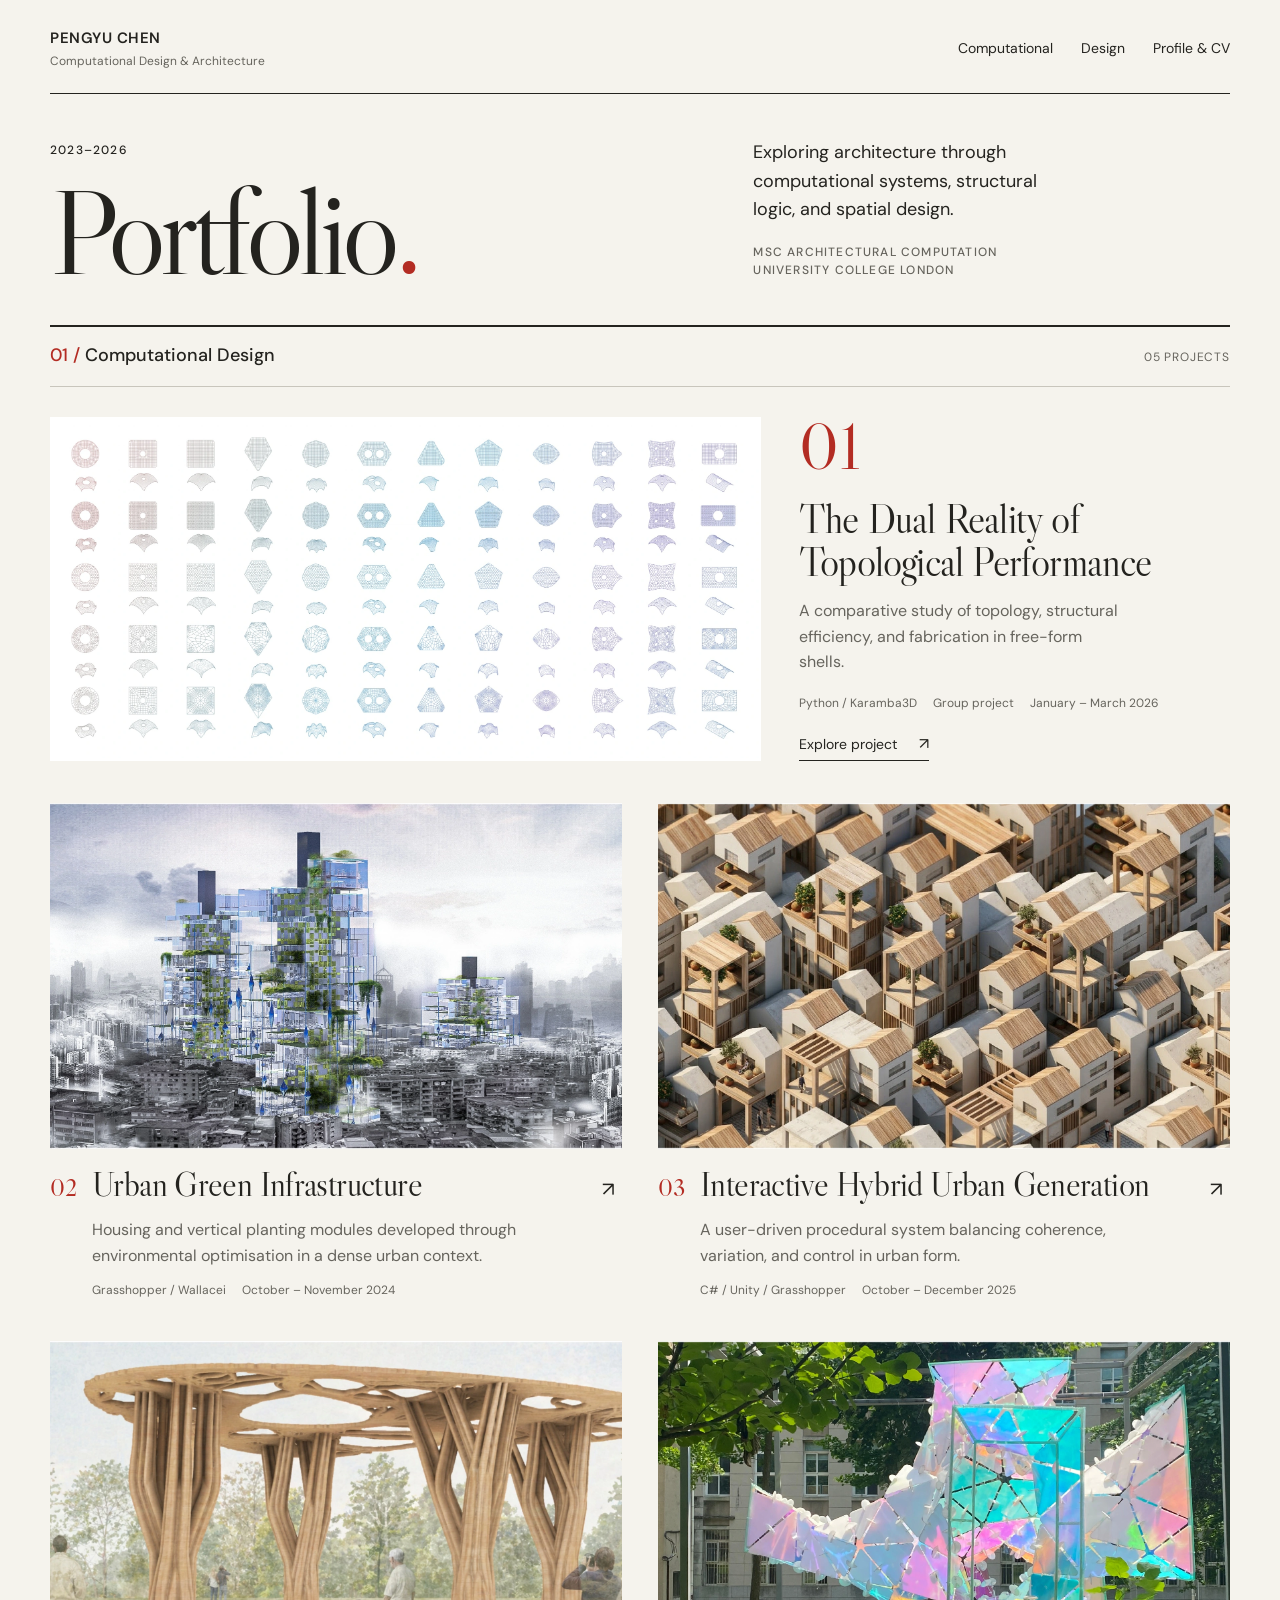
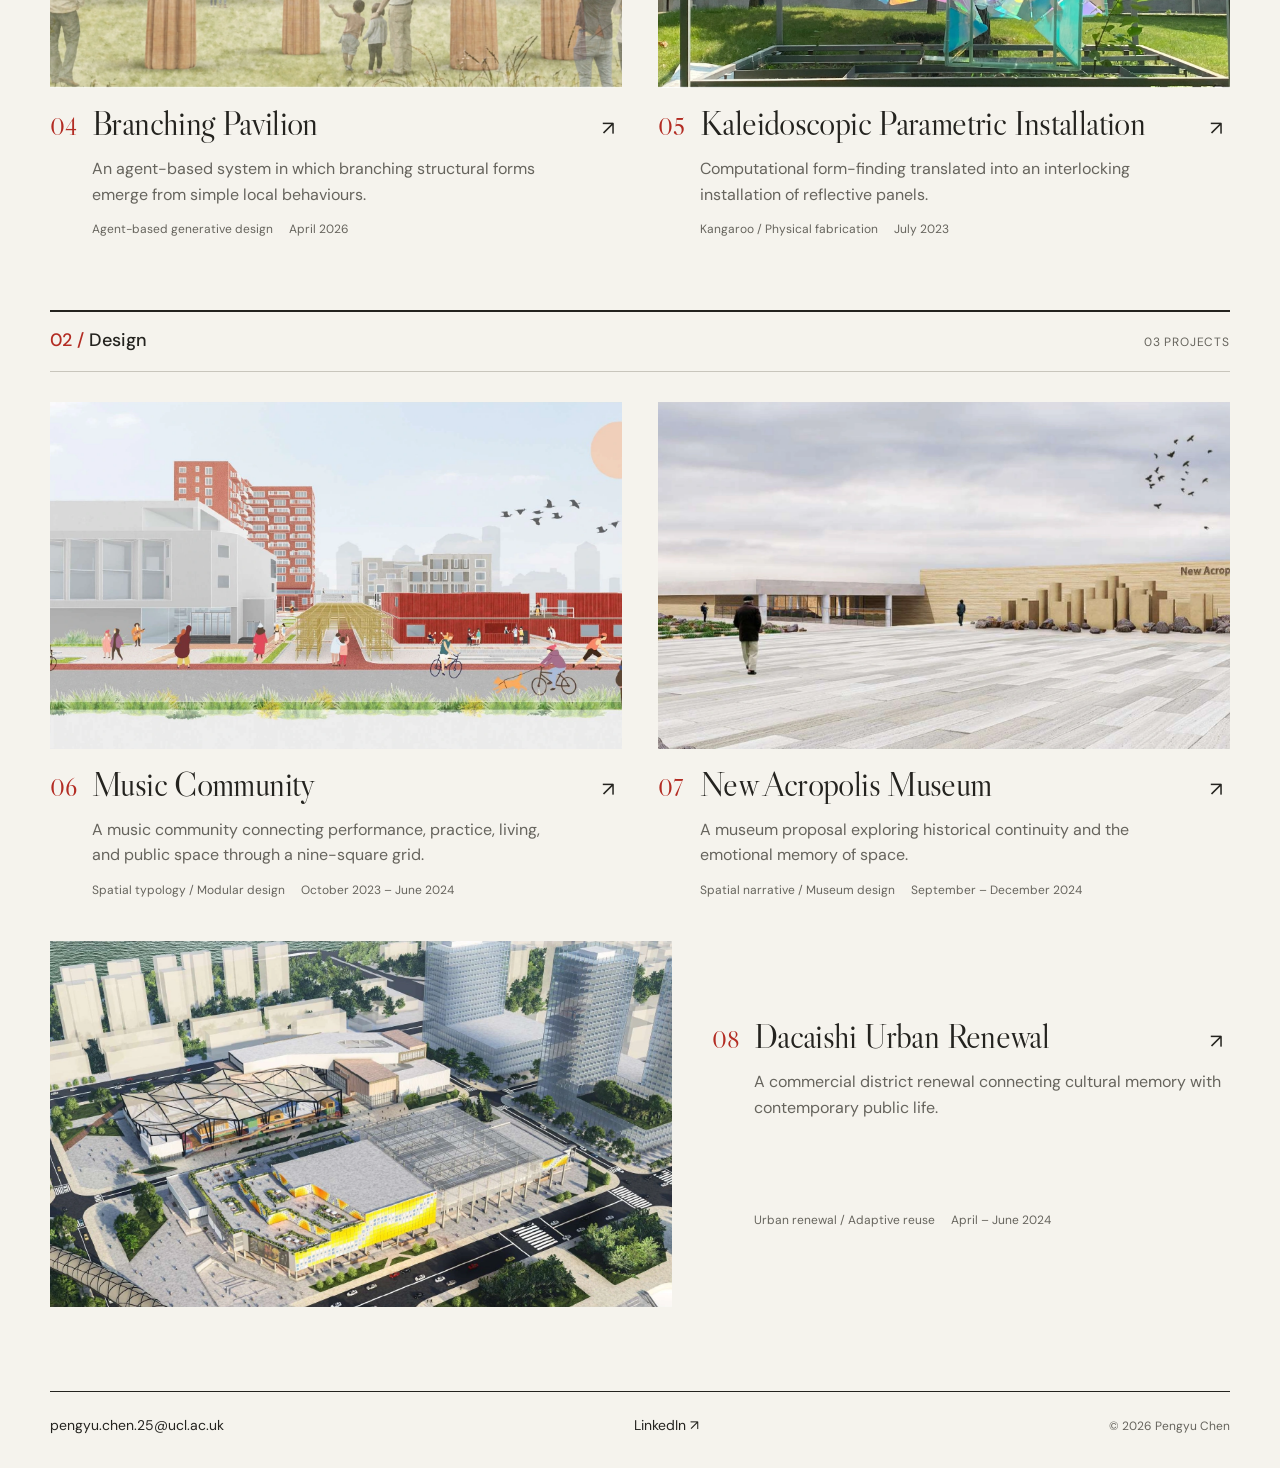
<file: index.html>
<!doctype html>
<html lang="en-GB"><head><meta charset="utf-8"><meta name="viewport" content="width=device-width, initial-scale=1"><title>Pengyu Chen — Portfolio</title><meta name="description" content="Computational design and architectural projects by Pengyu Chen. Generative systems, structural research, urban ecologies and spatial design."><meta name="theme-color" content="#f5f3ed"><link rel="icon" type="image/svg+xml" href="data:image/svg+xml,%3Csvg xmlns='http://www.w3.org/2000/svg' viewBox='0 0 32 32'%3E%3Crect width='32' height='32' fill='%23b32c23'/%3E%3Ctext x='5' y='24' font-family='Georgia,serif' font-size='25' fill='%23f5f3ed'%3EP%3C/text%3E%3C/svg%3E"><link rel="stylesheet" href="styles.css"></head>
<body><a class="skip-link" href="#main">Skip to content</a><div class="wrap"><header class="site-header"><a class="brand" href="index.html" aria-label="Pengyu Chen home"><span class="brand-name">PENGYU CHEN</span><span class="brand-role">Computational Design &amp; Architecture</span></a><nav class="nav" aria-label="Main navigation"><a href="index.html#computational">Computational</a><a href="index.html#design">Design</a><a href="profile.html">Profile &amp; CV</a></nav></header><main id="main"><div class="intro"><div><div class="kicker">2023–2026</div><h1>Portfolio<span class="red">.</span></h1></div><div class="intro-text"><p>Exploring architecture through computational systems, structural logic, and spatial design.</p><div class="kicker">MSc Architectural Computation<br>University College London</div></div></div><section class="work-section" id="computational" aria-labelledby="computational-title"><div class="section-heading"><h2 id="computational-title"><span class="red">01 /</span> Computational Design</h2><span class="count">05 PROJECTS</span></div><article class="feature"><a class="project-image project-link" href="projects/topological-performance.html" aria-label="View The Dual Reality of Topological Performance"><img class="" src="assets/topology-cover.webp" width="2174" height="1035" alt="Catalogue of twelve boundary geometries across five shell topology patterns" fetchpriority="high"></a><div class="feature-text"><span class="project-number">01</span><div class="feature-summary"><h3><a href="projects/topological-performance.html">The Dual Reality of Topological Performance</a></h3><p>A comparative study of topology, structural efficiency, and fabrication in free-form shells.</p><div class="project-meta"><span>Python / Karamba3D</span><span>Group project</span><span>January – March 2026</span></div></div><a class="text-link" href="projects/topological-performance.html">Explore project</a></div></article><div class="work-grid"><article class="work-card"><a class="project-link" href="projects/urban-green-infrastructure.html"><div class="project-image"><img class="" src="assets/green-cover.webp" width="2174" height="1035" alt="Architectural visualisation of high-rise housing with integrated vertical planting in Guangzhou" loading="lazy" decoding="async"></div><div class="card-heading"><span class="card-number">02</span><h3>Urban Green Infrastructure</h3><span class="card-arrow" aria-hidden="true">↗</span></div></a><p>Housing and vertical planting modules developed through environmental optimisation in a dense urban context.</p><div class="project-meta"><span>Grasshopper / Wallacei</span><span>October – November 2024</span></div></article><article class="work-card"><a class="project-link" href="projects/hybrid-urban-generation.html"><div class="project-image"><img class="" src="assets/urban-cover.webp" width="2174" height="1035" alt="Axonometric view of a varied urban configuration generated by a hybrid procedural system" loading="lazy" decoding="async"></div><div class="card-heading"><span class="card-number">03</span><h3>Interactive Hybrid Urban Generation</h3><span class="card-arrow" aria-hidden="true">↗</span></div></a><p>A user-driven procedural system balancing coherence, variation, and control in urban form.</p><div class="project-meta"><span>C# / Unity / Grasshopper</span><span>October – December 2025</span></div></article><article class="work-card"><a class="project-link" href="projects/branching-pavilion.html"><div class="project-image"><img class="" src="assets/branching-cover.webp" width="2174" height="1035" alt="Visualisation of a pavilion with branching columns and a porous canopy" loading="lazy" decoding="async"></div><div class="card-heading"><span class="card-number">04</span><h3>Branching Pavilion</h3><span class="card-arrow" aria-hidden="true">↗</span></div></a><p>An agent-based system in which branching structural forms emerge from simple local behaviours.</p><div class="project-meta"><span>Agent-based generative design</span><span>April 2026</span></div></article><article class="work-card"><a class="project-link" href="projects/kaleidoscopic-installation.html"><div class="project-image"><img class="" src="assets/installation-cover.webp" width="2174" height="1035" alt="Built outdoor installation assembled from iridescent reflective panels in a lightweight frame" loading="lazy" decoding="async"></div><div class="card-heading"><span class="card-number">05</span><h3>Kaleidoscopic Parametric Installation</h3><span class="card-arrow" aria-hidden="true">↗</span></div></a><p>Computational form-finding translated into an interlocking installation of reflective panels.</p><div class="project-meta"><span>Kangaroo / Physical fabrication</span><span>July 2023</span></div></article></div></section><section class="work-section" id="design" aria-labelledby="design-title"><div class="section-heading"><h2 id="design-title"><span class="red">02 /</span> Design</h2><span class="count">03 PROJECTS</span></div><div class="work-grid design-grid"><article class="work-card"><a class="project-link" href="projects/music-community.html"><div class="project-image"><img class="" src="assets/music-cover.webp" width="2286" height="1032" alt="Street-level visualisation of a music community with red modular buildings and public space" loading="lazy" decoding="async"></div><div class="card-heading"><span class="card-number">06</span><h3>Music Community</h3><span class="card-arrow" aria-hidden="true">↗</span></div></a><p>A music community connecting performance, practice, living, and public space through a nine-square grid.</p><div class="project-meta"><span>Spatial typology / Modular design</span><span>October 2023 – June 2024</span></div></article><article class="work-card"><a class="project-link" href="projects/new-acropolis-museum.html"><div class="project-image"><img class="" src="assets/acropolis-cover.webp" width="2286" height="1032" alt="Exterior visualisation of a museum proposal in the landscape of the Acropolis of Athens" loading="lazy" decoding="async"></div><div class="card-heading"><span class="card-number">07</span><h3>New Acropolis Museum</h3><span class="card-arrow" aria-hidden="true">↗</span></div></a><p>A museum proposal exploring historical continuity and the emotional memory of space.</p><div class="project-meta"><span>Spatial narrative / Museum design</span><span>September – December 2024</span></div></article><article class="work-card"><a class="project-link" href="projects/dacaishi-urban-renewal.html"><div class="project-image"><img class="" src="assets/dacaishi-cover.webp" width="2286" height="1032" alt="Aerial visualisation of a renewed commercial district with connected public spaces in Dalian" loading="lazy" decoding="async"></div><div class="card-heading"><span class="card-number">08</span><h3>Dacaishi Urban Renewal</h3><span class="card-arrow" aria-hidden="true">↗</span></div></a><p>A commercial district renewal connecting cultural memory with contemporary public life.</p><div class="project-meta"><span>Urban renewal / Adaptive reuse</span><span>April – June 2024</span></div></article></div></section></main><footer class="site-footer"><a href="mailto:pengyu.chen.25@ucl.ac.uk">pengyu.chen.25@ucl.ac.uk</a><a href="https://www.linkedin.com/in/pengyu-chen-6166453a8" target="_blank" rel="noopener noreferrer">LinkedIn ↗</a><span class="footer-note">© 2026 Pengyu Chen</span></footer></div></body></html>
</file>
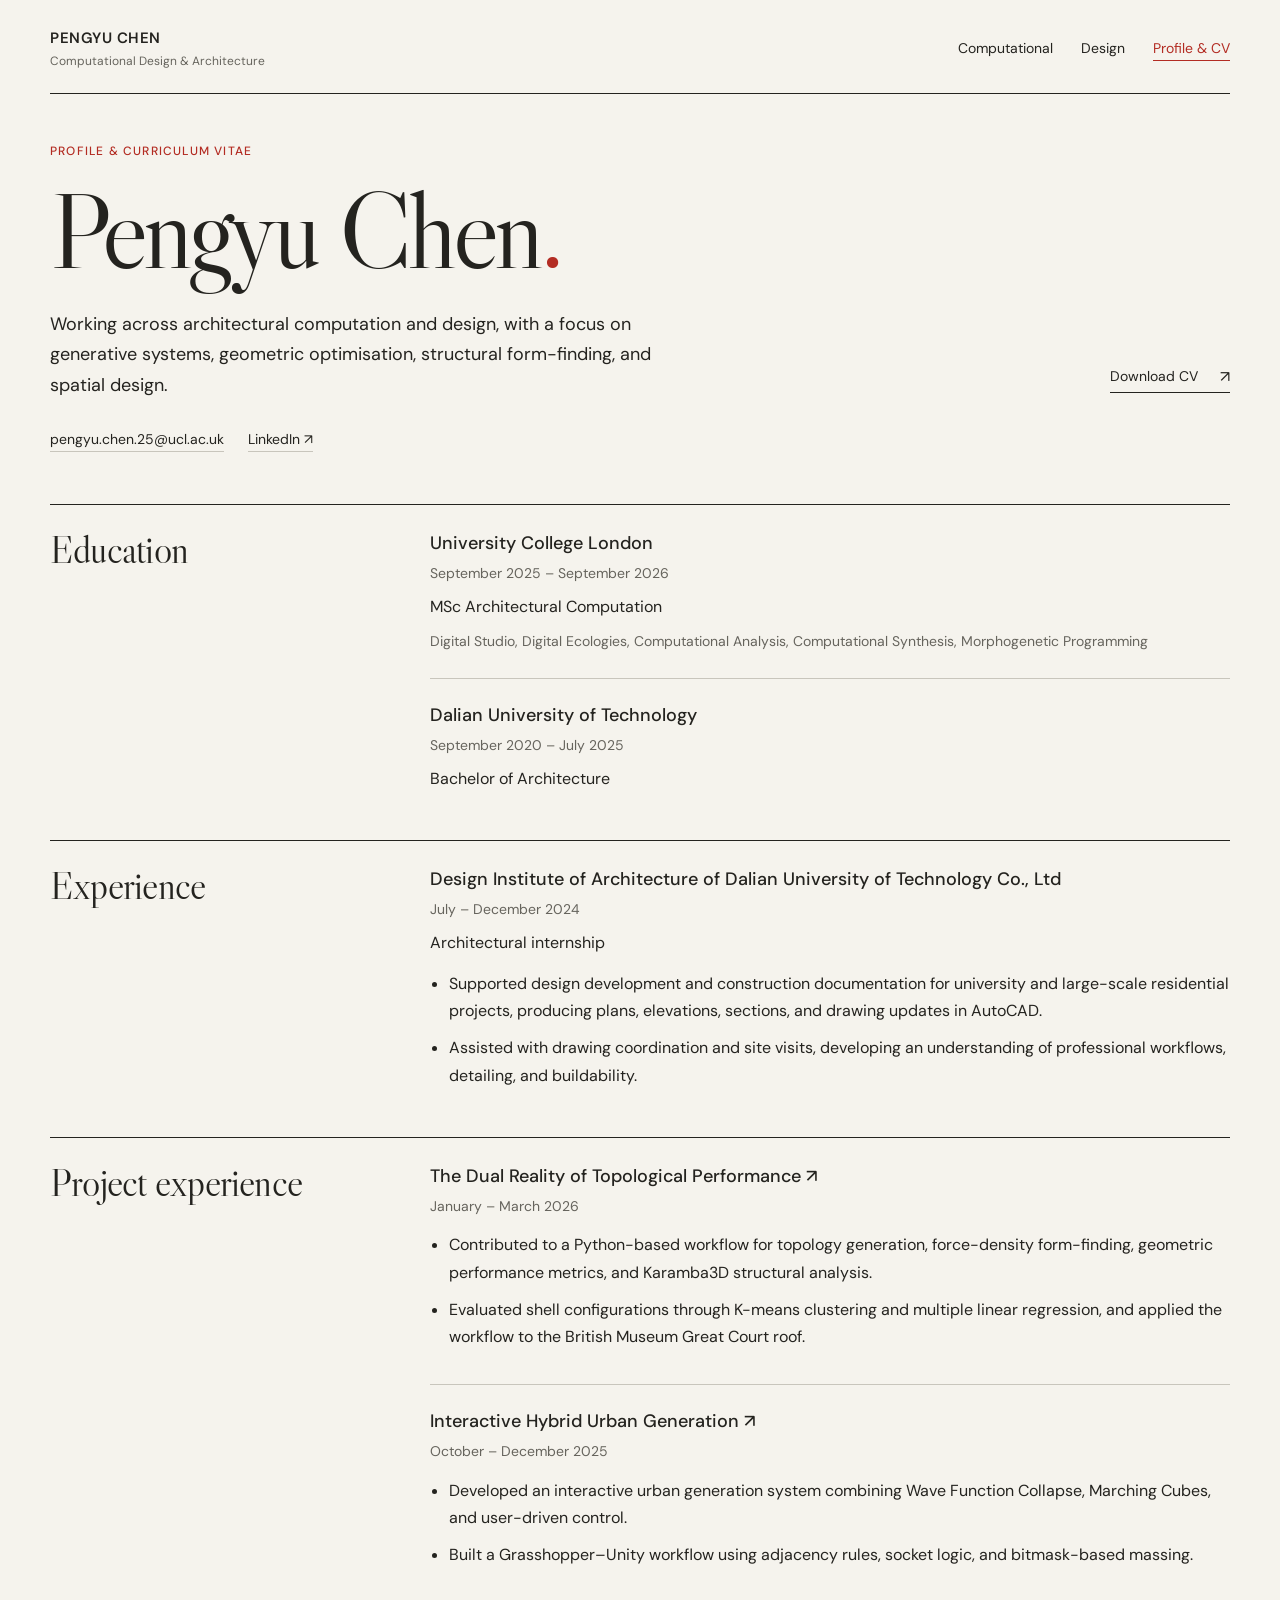
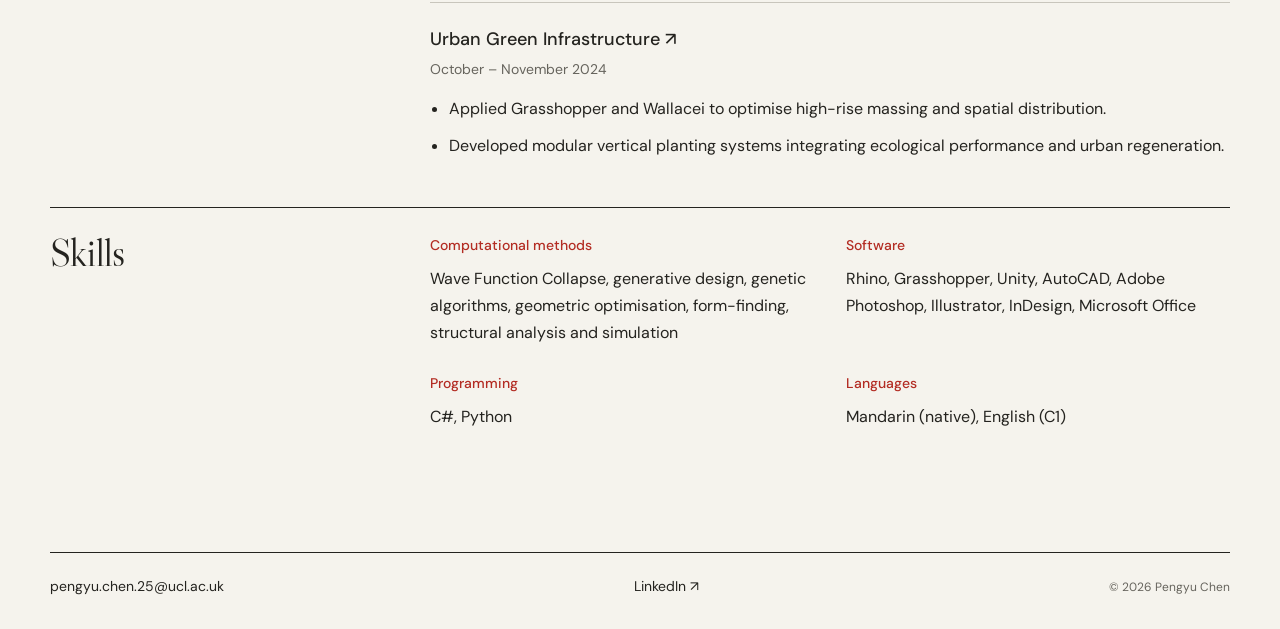
<file: profile.html>
<!doctype html>
<html lang="en-GB"><head><meta charset="utf-8"><meta name="viewport" content="width=device-width, initial-scale=1"><title>Profile &amp; CV — Pengyu Chen</title><meta name="description" content="Education, architectural experience and computational design skills of Pengyu Chen. Download the CV and connect on LinkedIn."><meta name="theme-color" content="#f5f3ed"><link rel="icon" type="image/svg+xml" href="data:image/svg+xml,%3Csvg xmlns='http://www.w3.org/2000/svg' viewBox='0 0 32 32'%3E%3Crect width='32' height='32' fill='%23b32c23'/%3E%3Ctext x='5' y='24' font-family='Georgia,serif' font-size='25' fill='%23f5f3ed'%3EP%3C/text%3E%3C/svg%3E"><link rel="stylesheet" href="styles.css"></head>
<body><a class="skip-link" href="#main">Skip to content</a><div class="wrap"><header class="site-header"><a class="brand" href="index.html" aria-label="Pengyu Chen home"><span class="brand-name">PENGYU CHEN</span><span class="brand-role">Computational Design &amp; Architecture</span></a><nav class="nav" aria-label="Main navigation"><a href="index.html#computational">Computational</a><a href="index.html#design">Design</a><a href="profile.html" aria-current="page">Profile &amp; CV</a></nav></header><main id="main"><header class="profile-intro"><div class="kicker red">Profile &amp; Curriculum Vitae</div><h1>Pengyu Chen<span class="red">.</span></h1><div class="profile-intro-bottom"><p>Working across architectural computation and design, with a focus on generative systems, geometric optimisation, structural form-finding, and spatial design.</p><a class="text-link" href="documents/pengyu-chen-cv.pdf" download>Download CV</a></div><div class="profile-contact"><a href="mailto:pengyu.chen.25@ucl.ac.uk">pengyu.chen.25@ucl.ac.uk</a><a href="https://www.linkedin.com/in/pengyu-chen-6166453a8" target="_blank" rel="noopener noreferrer">LinkedIn ↗</a></div></header>
<section class="cv-section" aria-labelledby="education-title"><h2 id="education-title">Education</h2><div class="cv-content"><article class="cv-entry"><div class="cv-entry-top"><h3>University College London</h3><span class="cv-date">September 2025 – September 2026</span></div><p class="cv-role">MSc Architectural Computation</p><p class="cv-detail">Digital Studio, Digital Ecologies, Computational Analysis, Computational Synthesis, Morphogenetic Programming</p></article><article class="cv-entry"><div class="cv-entry-top"><h3>Dalian University of Technology</h3><span class="cv-date">September 2020 – July 2025</span></div><p class="cv-role">Bachelor of Architecture</p></article></div></section>
<section class="cv-section" aria-labelledby="experience-title"><h2 id="experience-title">Experience</h2><div class="cv-content"><article class="cv-entry"><div class="cv-entry-top"><h3>Design Institute of Architecture of Dalian University of Technology Co., Ltd</h3><span class="cv-date">July – December 2024</span></div><p class="cv-role">Architectural internship</p><ul><li>Supported design development and construction documentation for university and large-scale residential projects, producing plans, elevations, sections, and drawing updates in AutoCAD.</li><li>Assisted with drawing coordination and site visits, developing an understanding of professional workflows, detailing, and buildability.</li></ul></article></div></section>
<section class="cv-section" aria-labelledby="project-experience-title"><h2 id="project-experience-title">Project experience</h2><div class="cv-content"><article class="cv-entry"><div class="cv-entry-top"><h3><a href="projects/topological-performance.html">The Dual Reality of Topological Performance ↗</a></h3><span class="cv-date">January – March 2026</span></div><ul><li>Contributed to a Python-based workflow for topology generation, force-density form-finding, geometric performance metrics, and Karamba3D structural analysis.</li><li>Evaluated shell configurations through K-means clustering and multiple linear regression, and applied the workflow to the British Museum Great Court roof.</li></ul></article><article class="cv-entry"><div class="cv-entry-top"><h3><a href="projects/hybrid-urban-generation.html">Interactive Hybrid Urban Generation ↗</a></h3><span class="cv-date">October – December 2025</span></div><ul><li>Developed an interactive urban generation system combining Wave Function Collapse, Marching Cubes, and user-driven control.</li><li>Built a Grasshopper–Unity workflow using adjacency rules, socket logic, and bitmask-based massing.</li></ul></article><article class="cv-entry"><div class="cv-entry-top"><h3><a href="projects/urban-green-infrastructure.html">Urban Green Infrastructure ↗</a></h3><span class="cv-date">October – November 2024</span></div><ul><li>Applied Grasshopper and Wallacei to optimise high-rise massing and spatial distribution.</li><li>Developed modular vertical planting systems integrating ecological performance and urban regeneration.</li></ul></article></div></section>
<section class="cv-section" aria-labelledby="skills-title"><h2 id="skills-title">Skills</h2><div class="cv-content skills-content"><div><h3>Computational methods</h3><p>Wave Function Collapse, generative design, genetic algorithms, geometric optimisation, form-finding, structural analysis and simulation</p></div><div><h3>Software</h3><p>Rhino, Grasshopper, Unity, AutoCAD, Adobe Photoshop, Illustrator, InDesign, Microsoft Office</p></div><div><h3>Programming</h3><p>C#, Python</p></div><div><h3>Languages</h3><p>Mandarin (native), English (C1)</p></div></div></section></main><footer class="site-footer"><a href="mailto:pengyu.chen.25@ucl.ac.uk">pengyu.chen.25@ucl.ac.uk</a><a href="https://www.linkedin.com/in/pengyu-chen-6166453a8" target="_blank" rel="noopener noreferrer">LinkedIn ↗</a><span class="footer-note">© 2026 Pengyu Chen</span></footer></div></body></html>
</file>
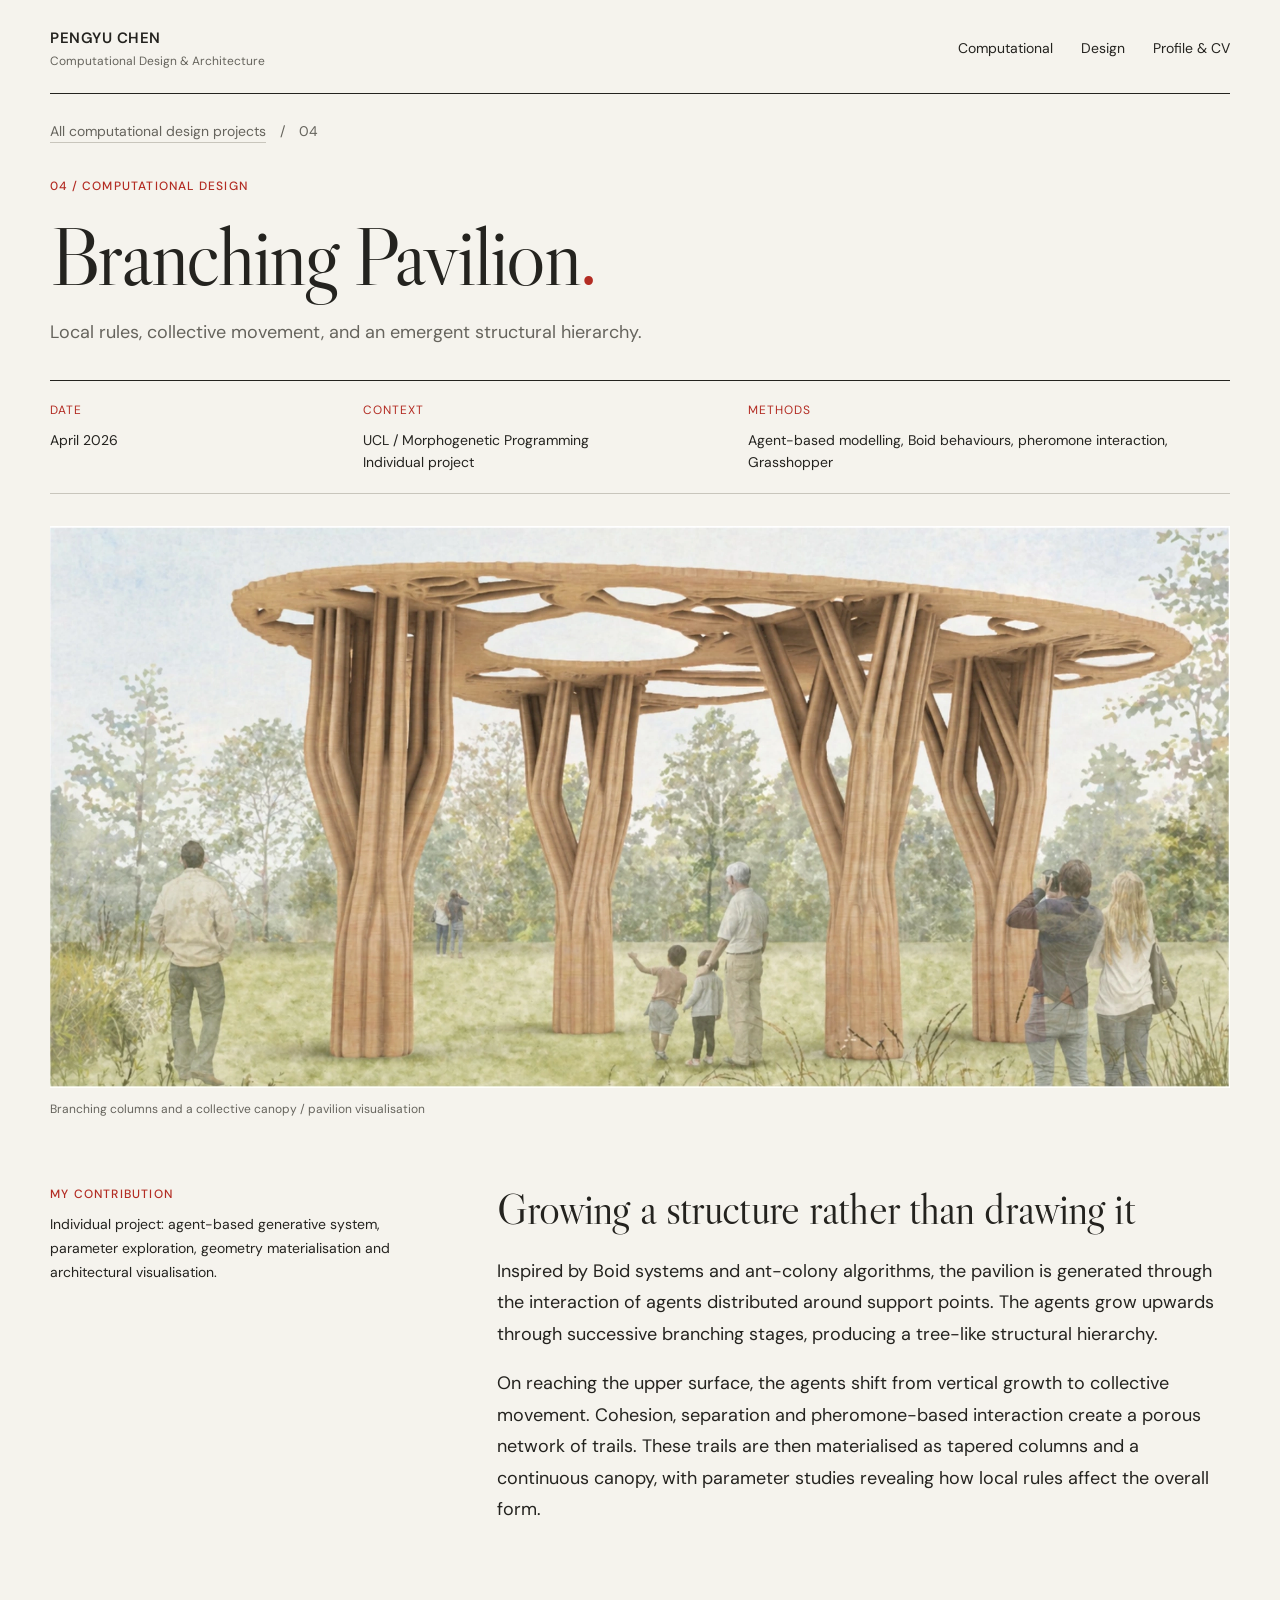
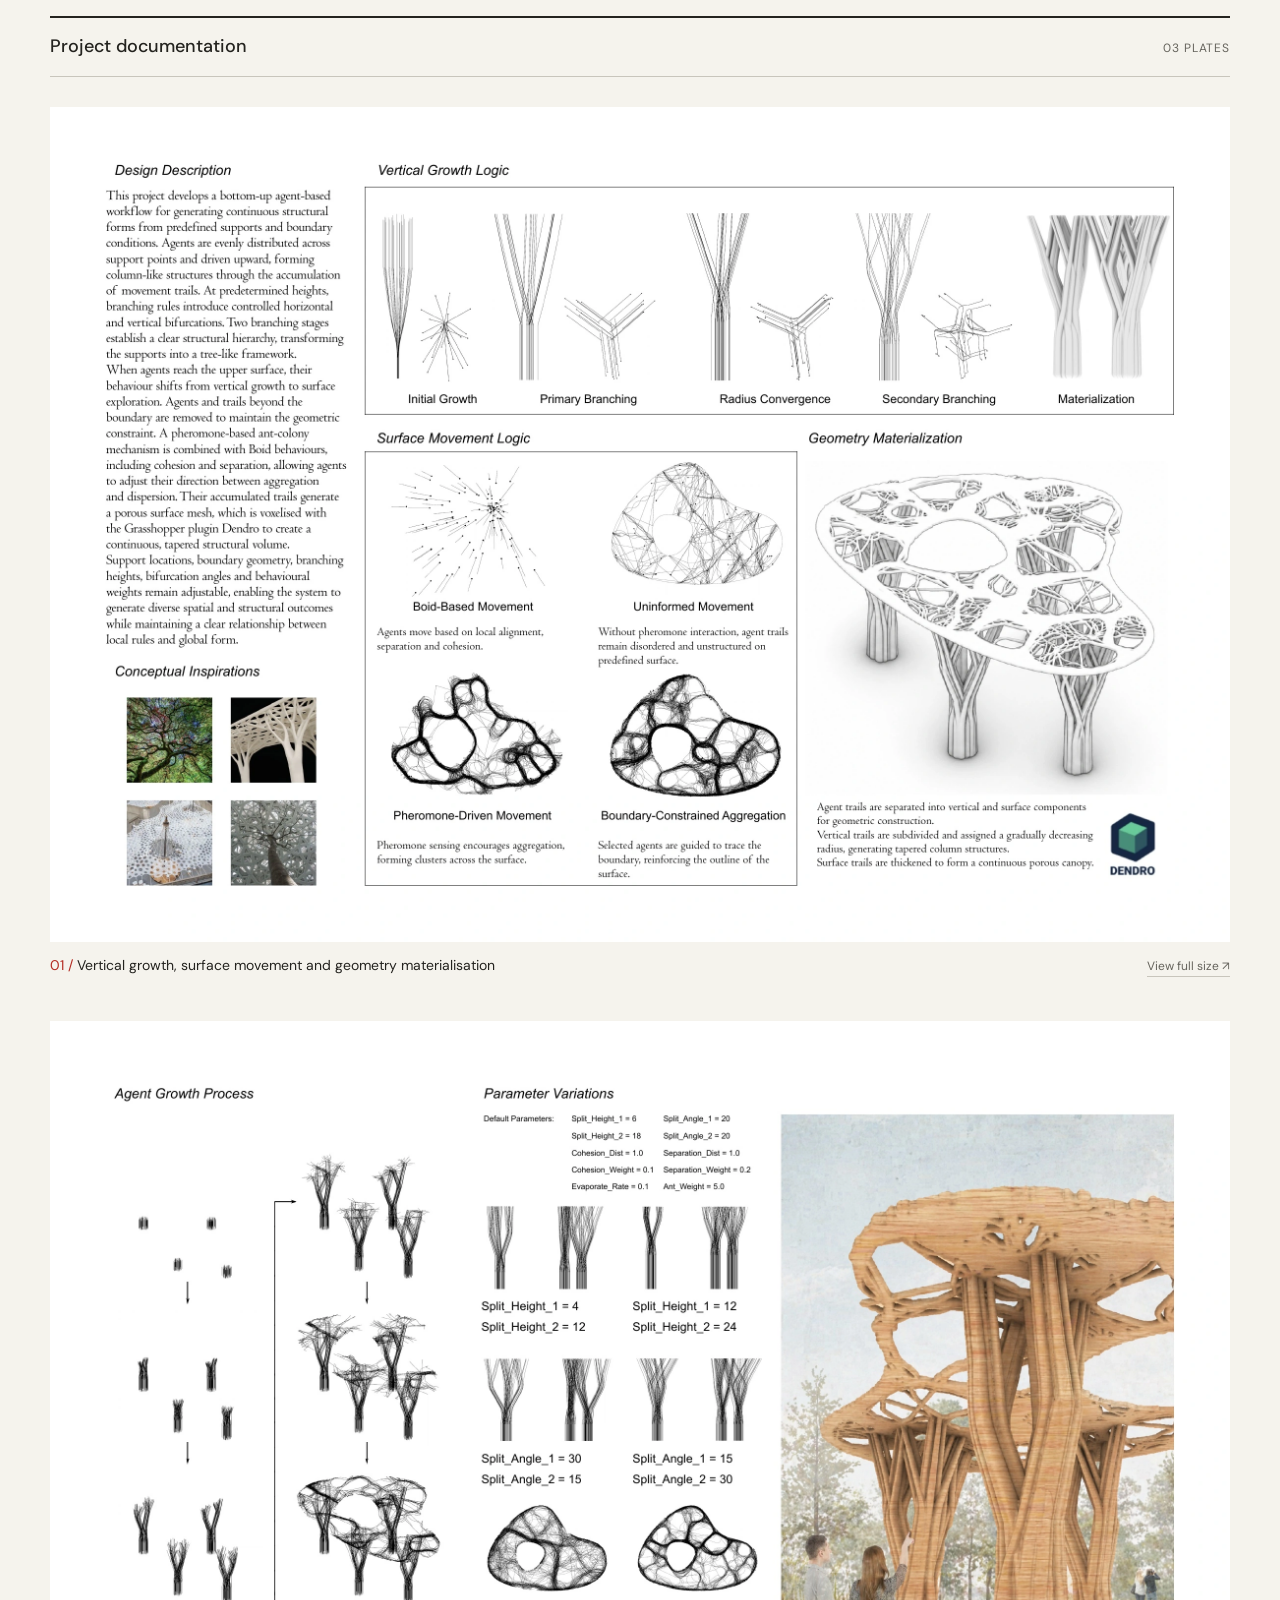
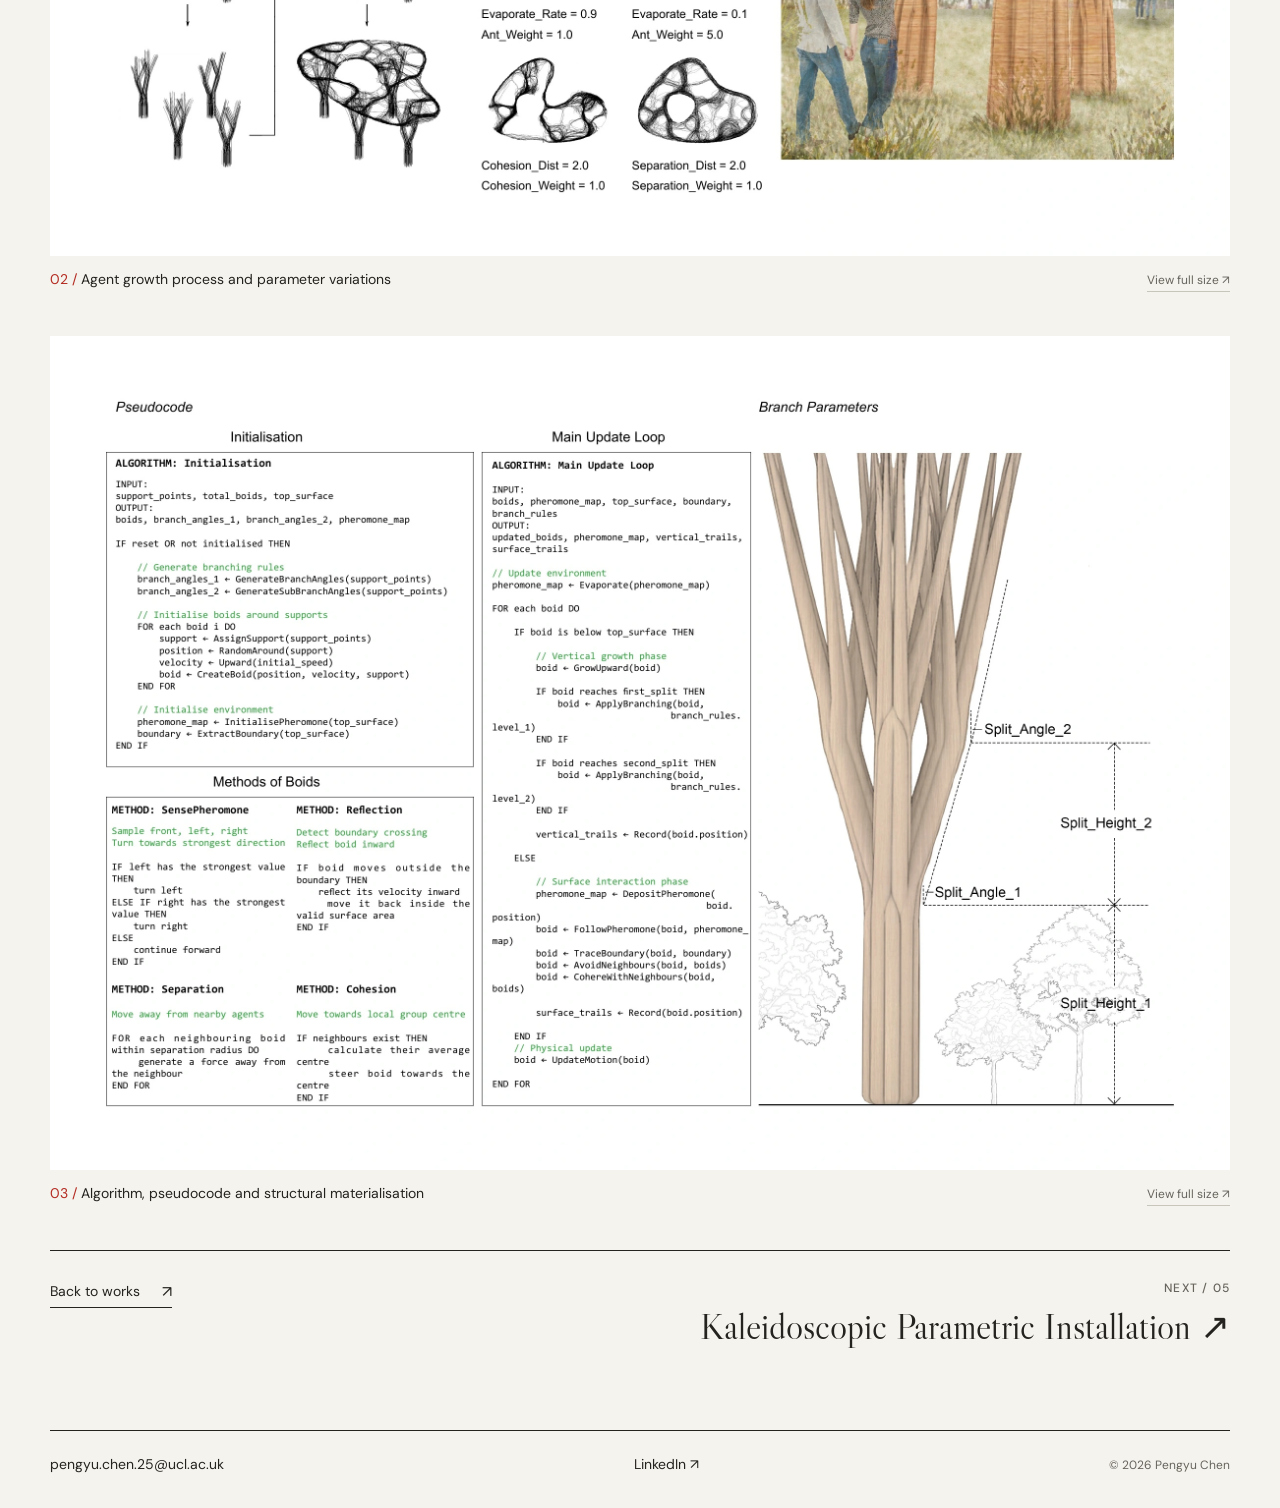
<file: projects/branching-pavilion.html>
<!doctype html>
<html lang="en-GB"><head><meta charset="utf-8"><meta name="viewport" content="width=device-width, initial-scale=1"><title>Branching Pavilion — Pengyu Chen</title><meta name="description" content="An agent-based system in which branching structural forms emerge from simple local behaviours."><meta name="theme-color" content="#f5f3ed"><link rel="icon" type="image/svg+xml" href="data:image/svg+xml,%3Csvg xmlns='http://www.w3.org/2000/svg' viewBox='0 0 32 32'%3E%3Crect width='32' height='32' fill='%23b32c23'/%3E%3Ctext x='5' y='24' font-family='Georgia,serif' font-size='25' fill='%23f5f3ed'%3EP%3C/text%3E%3C/svg%3E"><link rel="stylesheet" href="../styles.css"><script src="../gallery.js" defer></script></head>
<body><a class="skip-link" href="#main">Skip to content</a><div class="wrap"><header class="site-header"><a class="brand" href="../index.html" aria-label="Pengyu Chen home"><span class="brand-name">PENGYU CHEN</span><span class="brand-role">Computational Design &amp; Architecture</span></a><nav class="nav" aria-label="Main navigation"><a href="../index.html#computational">Computational</a><a href="../index.html#design">Design</a><a href="../profile.html">Profile &amp; CV</a></nav></header><main id="main"><div class="breadcrumbs"><a href="../index.html#computational">All computational design projects</a><span aria-hidden="true">/</span><span>04</span></div><header class="project-heading"><div class="kicker red">04 / Computational Design</div><h1>Branching Pavilion<span class="red">.</span></h1><p class="project-subtitle">Local rules, collective movement, and an emergent structural hierarchy.</p></header><dl class="project-facts"><div><dt>Date</dt><dd>April 2026</dd></div><div><dt>Context</dt><dd>UCL / Morphogenetic Programming<br>Individual project</dd></div><div><dt>Methods</dt><dd>Agent-based modelling, Boid behaviours, pheromone interaction, Grasshopper</dd></div></dl><figure class="project-cover"><img class="" src="../assets/branching-cover.webp" width="2174" height="1035" alt="Visualisation of a pavilion with branching columns and a porous canopy" fetchpriority="high"><figcaption>Branching columns and a collective canopy / pavilion visualisation</figcaption></figure><div class="project-story"><aside class="project-credits"><div class="credit"><h2 class="kicker">My contribution</h2><p>Individual project: agent-based generative system, parameter exploration, geometry materialisation and architectural visualisation.</p></div></aside><section class="project-overview"><h2>Growing a structure rather than drawing it</h2><p>Inspired by Boid systems and ant-colony algorithms, the pavilion is generated through the interaction of agents distributed around support points. The agents grow upwards through successive branching stages, producing a tree-like structural hierarchy.</p><p>On reaching the upper surface, the agents shift from vertical growth to collective movement. Cohesion, separation and pheromone-based interaction create a porous network of trails. These trails are then materialised as tapered columns and a continuous canopy, with parameter studies revealing how local rules affect the overall form.</p></section></div><section class="project-documentation" aria-labelledby="documentation-title"><div class="section-heading"><h2 id="documentation-title">Project documentation</h2><span class="count">03 PLATES</span></div><figure class="project-plate"><a class="plate-image" href="../assets/computational-19.webp" data-view-image data-caption="Vertical growth, surface movement and geometry materialisation" aria-label="Enlarge: Vertical growth, surface movement and geometry materialisation"><img class="" src="../assets/computational-19.webp" width="2400" height="1698" alt="Vertical growth, surface movement and geometry materialisation" loading="lazy" decoding="async"></a><figcaption><span><span class="red">01 /</span> Vertical growth, surface movement and geometry materialisation</span><a href="../assets/computational-19.webp" data-view-image data-caption="Vertical growth, surface movement and geometry materialisation">View full size ↗</a></figcaption></figure><figure class="project-plate"><a class="plate-image" href="../assets/computational-20.webp" data-view-image data-caption="Agent growth process and parameter variations" aria-label="Enlarge: Agent growth process and parameter variations"><img class="" src="../assets/computational-20.webp" width="2400" height="1698" alt="Agent growth process and parameter variations" loading="lazy" decoding="async"></a><figcaption><span><span class="red">02 /</span> Agent growth process and parameter variations</span><a href="../assets/computational-20.webp" data-view-image data-caption="Agent growth process and parameter variations">View full size ↗</a></figcaption></figure><figure class="project-plate"><a class="plate-image" href="../assets/computational-21.webp" data-view-image data-caption="Algorithm, pseudocode and structural materialisation" aria-label="Enlarge: Algorithm, pseudocode and structural materialisation"><img class="" src="../assets/computational-21.webp" width="2400" height="1698" alt="Algorithm, pseudocode and structural materialisation" loading="lazy" decoding="async"></a><figcaption><span><span class="red">03 /</span> Algorithm, pseudocode and structural materialisation</span><a href="../assets/computational-21.webp" data-view-image data-caption="Algorithm, pseudocode and structural materialisation">View full size ↗</a></figcaption></figure></section><nav class="project-end-nav" aria-label="Project navigation"><a class="text-link" href="../index.html#computational">Back to works</a><a class="next-project" href="kaleidoscopic-installation.html"><span class="kicker">Next / 05</span><span class="next-title">Kaleidoscopic Parametric Installation <span aria-hidden="true">↗</span></span></a></nav><dialog class="image-viewer" aria-labelledby="viewer-caption"><div class="viewer-bar"><span id="viewer-caption"></span><div class="viewer-actions"><a id="viewer-original" target="_blank" rel="noopener">Full resolution ↗</a><button type="button" class="viewer-close">Close ×</button></div></div><div class="viewer-body"><img id="viewer-image" alt=""></div></dialog></main><footer class="site-footer"><a href="mailto:pengyu.chen.25@ucl.ac.uk">pengyu.chen.25@ucl.ac.uk</a><a href="https://www.linkedin.com/in/pengyu-chen-6166453a8" target="_blank" rel="noopener noreferrer">LinkedIn ↗</a><span class="footer-note">© 2026 Pengyu Chen</span></footer></div></body></html>
</file>
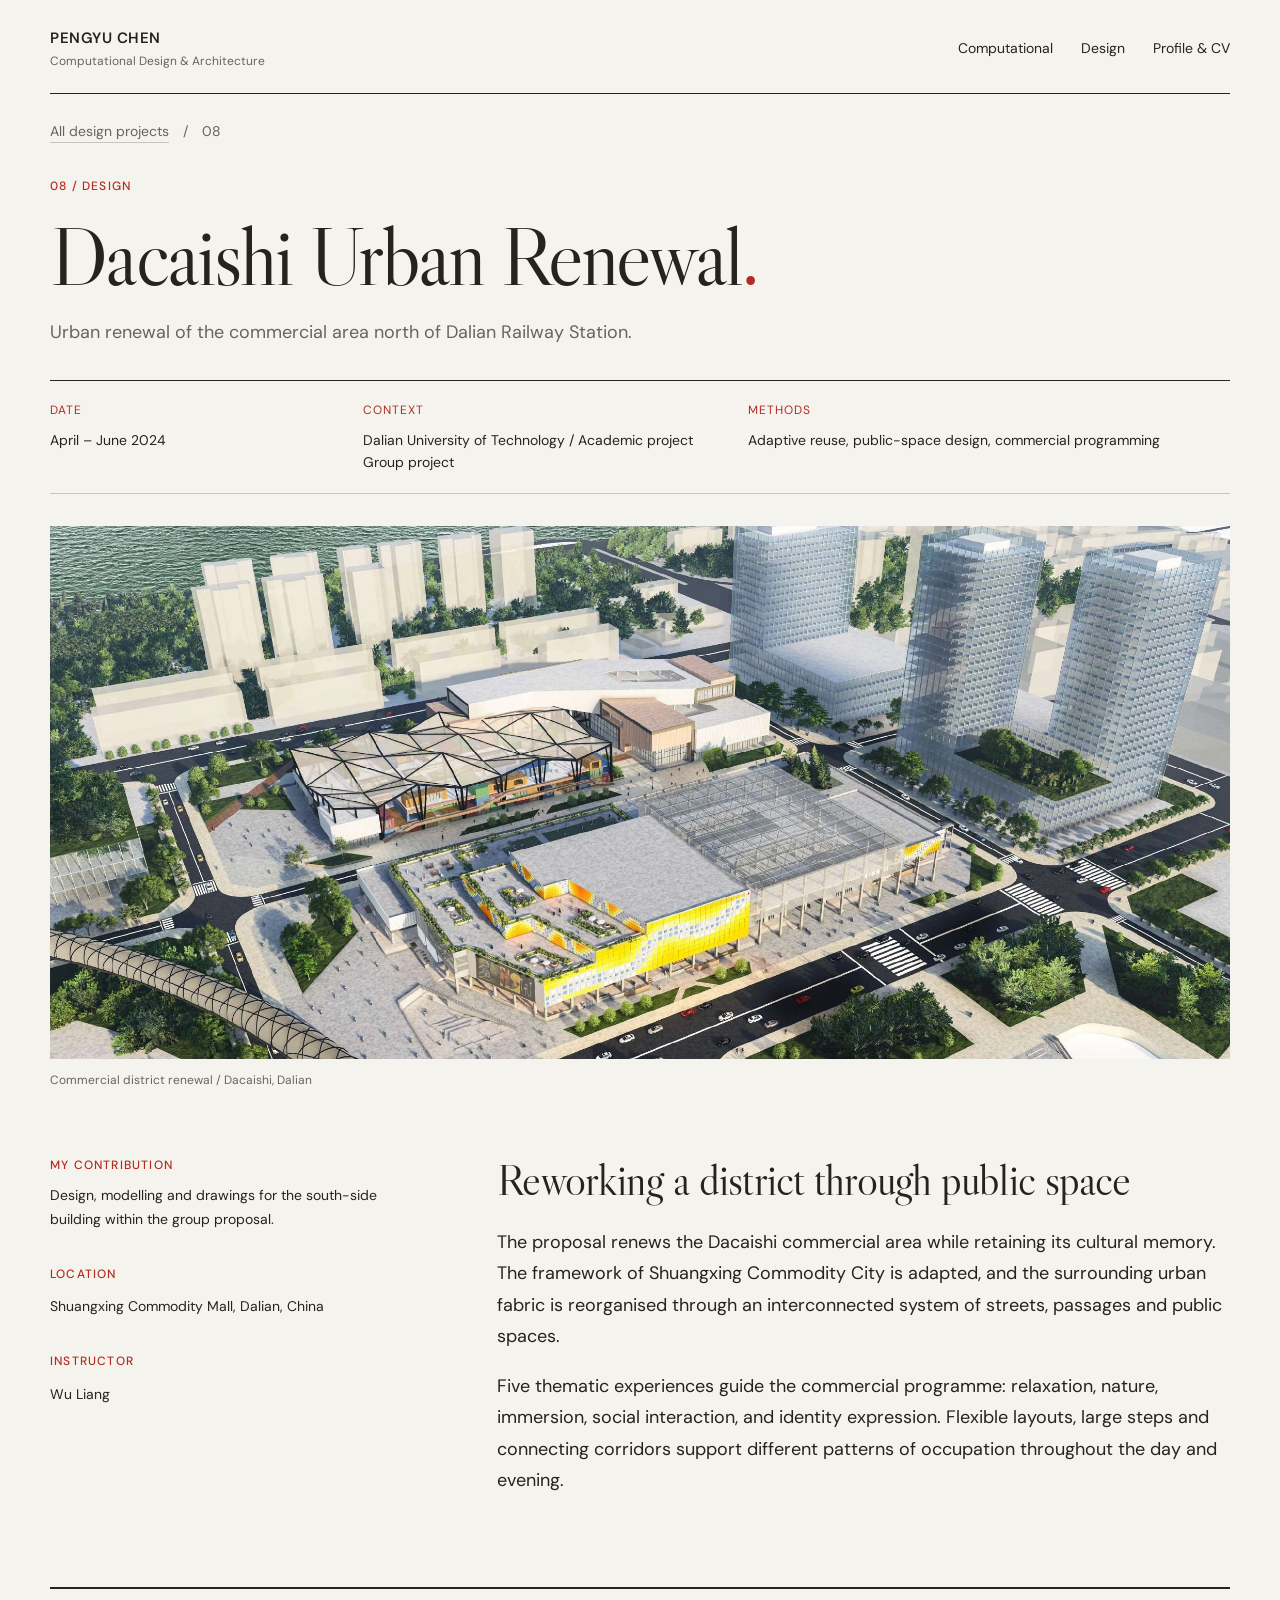
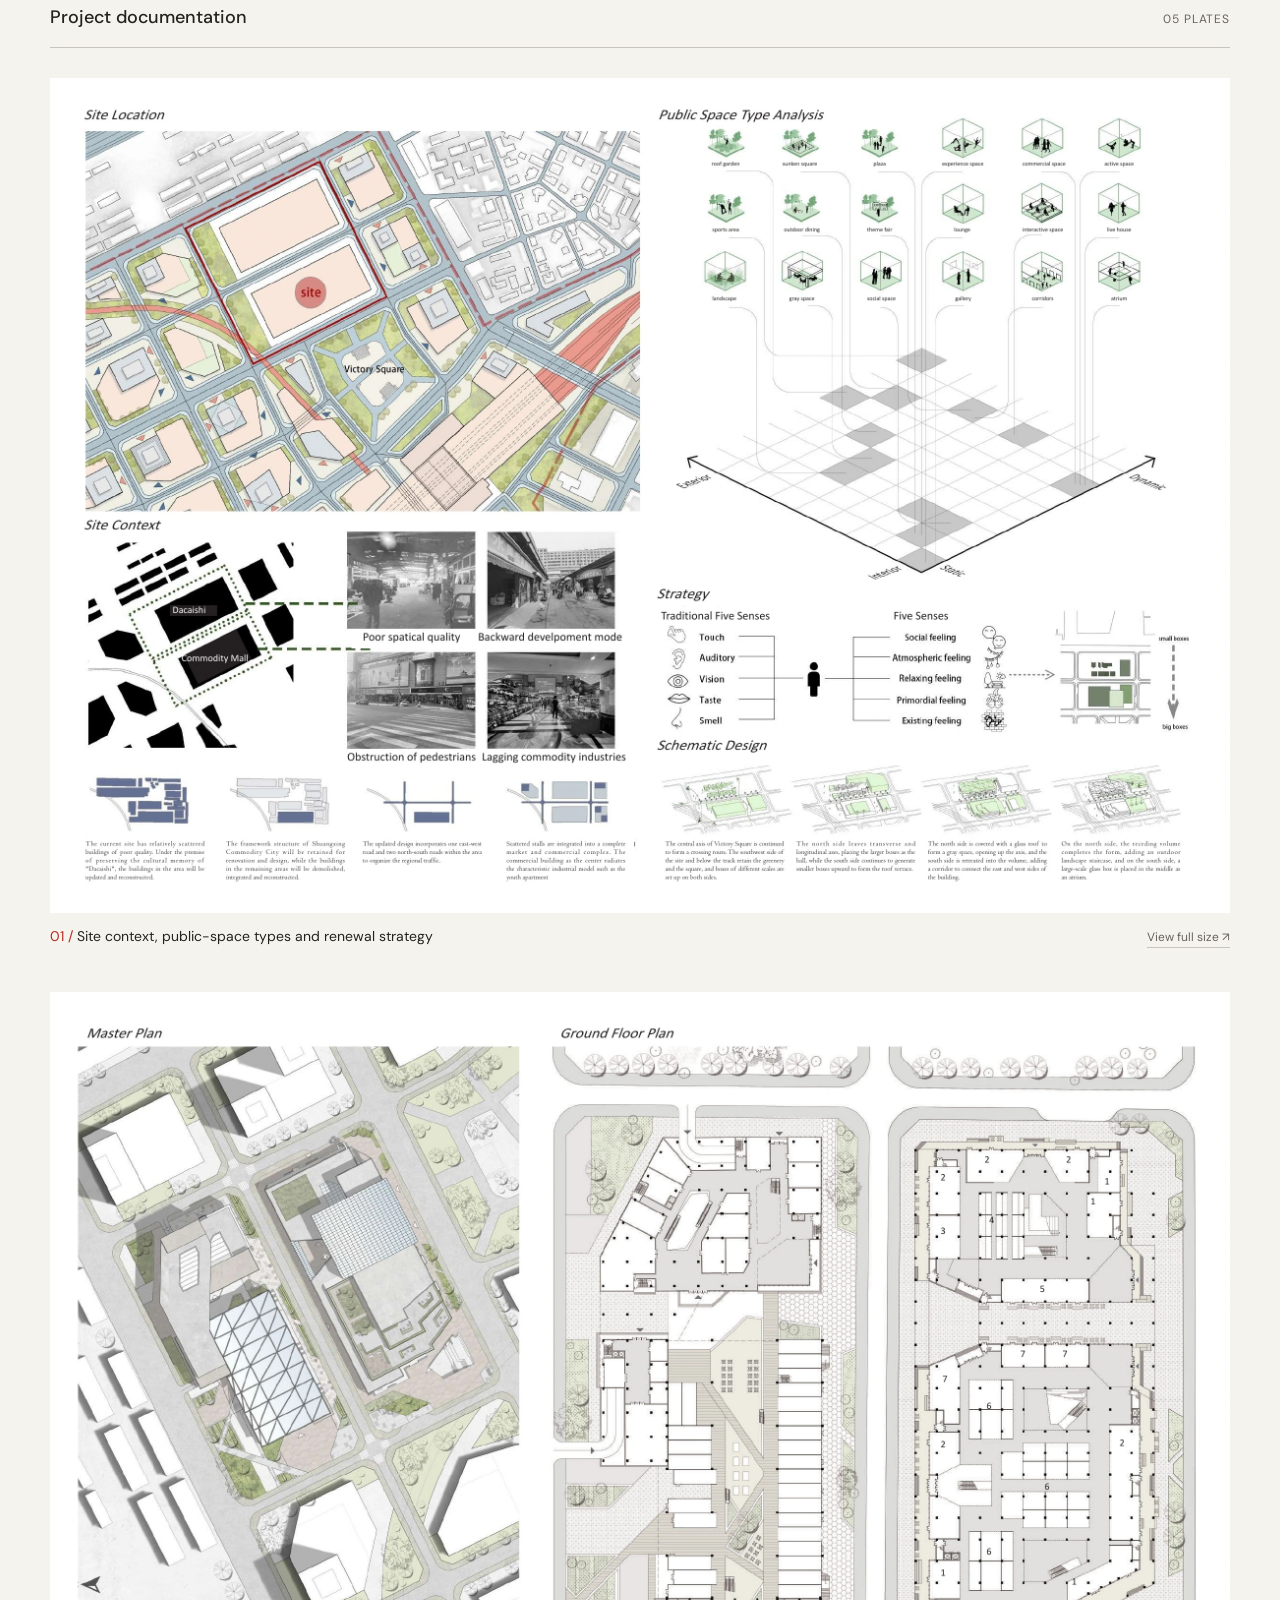
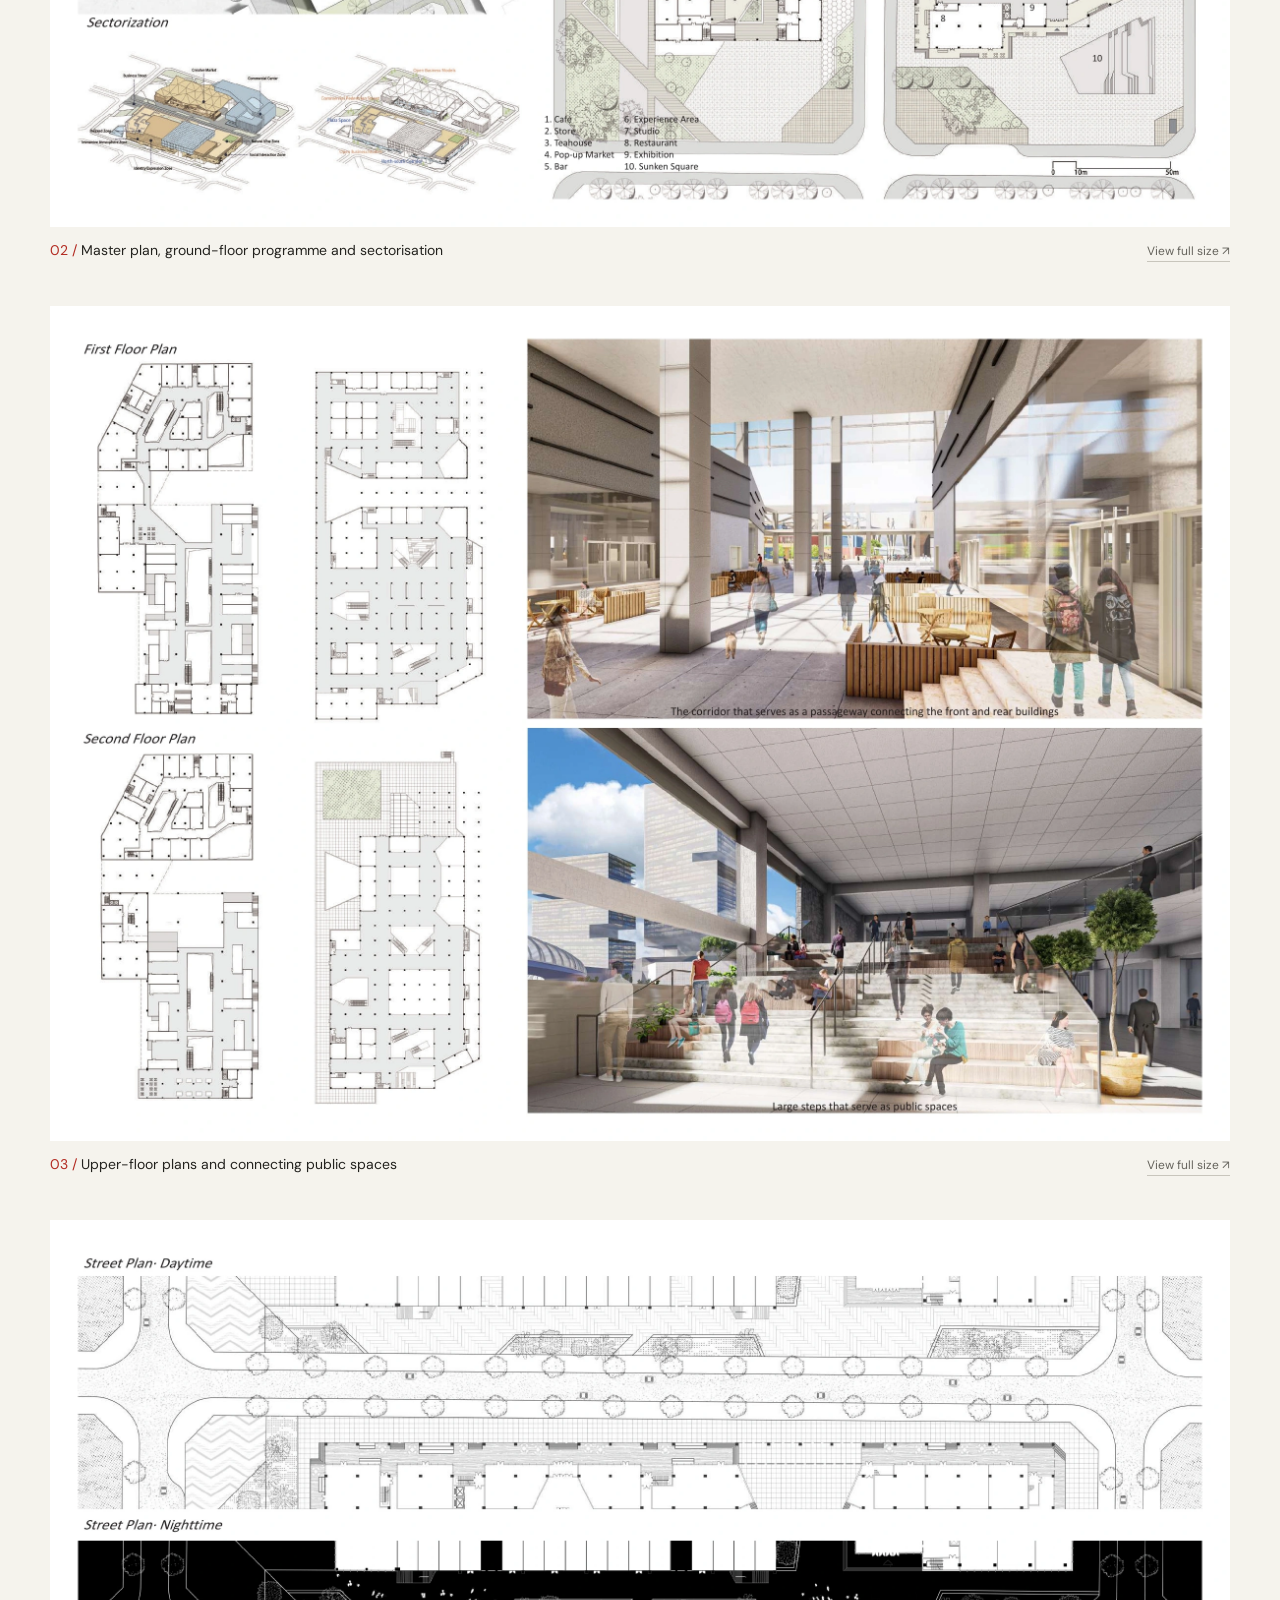
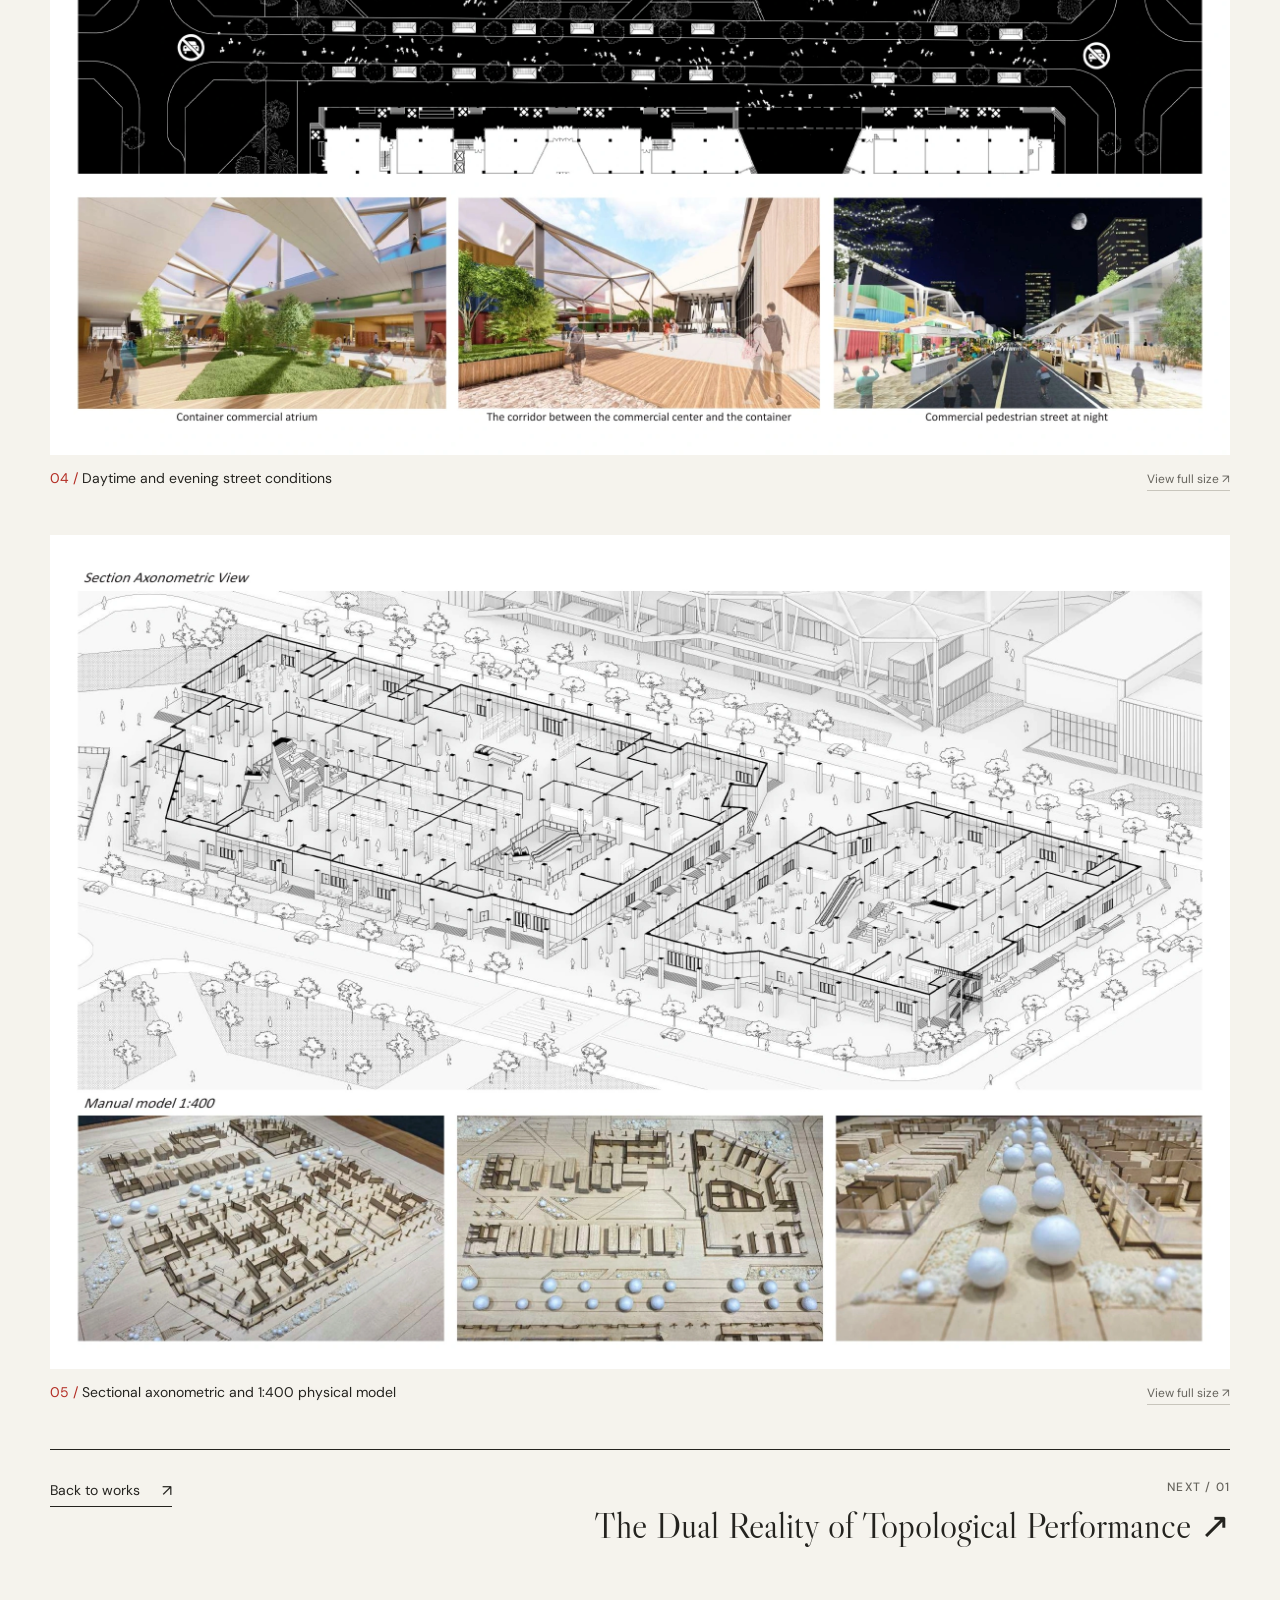
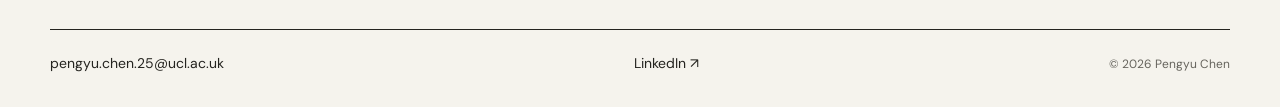
<file: projects/dacaishi-urban-renewal.html>
<!doctype html>
<html lang="en-GB"><head><meta charset="utf-8"><meta name="viewport" content="width=device-width, initial-scale=1"><title>Dacaishi Urban Renewal — Pengyu Chen</title><meta name="description" content="A commercial district renewal connecting cultural memory with contemporary public life."><meta name="theme-color" content="#f5f3ed"><link rel="icon" type="image/svg+xml" href="data:image/svg+xml,%3Csvg xmlns='http://www.w3.org/2000/svg' viewBox='0 0 32 32'%3E%3Crect width='32' height='32' fill='%23b32c23'/%3E%3Ctext x='5' y='24' font-family='Georgia,serif' font-size='25' fill='%23f5f3ed'%3EP%3C/text%3E%3C/svg%3E"><link rel="stylesheet" href="../styles.css"><script src="../gallery.js" defer></script></head>
<body><a class="skip-link" href="#main">Skip to content</a><div class="wrap"><header class="site-header"><a class="brand" href="../index.html" aria-label="Pengyu Chen home"><span class="brand-name">PENGYU CHEN</span><span class="brand-role">Computational Design &amp; Architecture</span></a><nav class="nav" aria-label="Main navigation"><a href="../index.html#computational">Computational</a><a href="../index.html#design">Design</a><a href="../profile.html">Profile &amp; CV</a></nav></header><main id="main"><div class="breadcrumbs"><a href="../index.html#design">All design projects</a><span aria-hidden="true">/</span><span>08</span></div><header class="project-heading"><div class="kicker red">08 / Design</div><h1>Dacaishi Urban Renewal<span class="red">.</span></h1><p class="project-subtitle">Urban renewal of the commercial area north of Dalian Railway Station.</p></header><dl class="project-facts"><div><dt>Date</dt><dd>April – June 2024</dd></div><div><dt>Context</dt><dd>Dalian University of Technology / Academic project<br>Group project</dd></div><div><dt>Methods</dt><dd>Adaptive reuse, public-space design, commercial programming</dd></div></dl><figure class="project-cover"><img class="" src="../assets/dacaishi-cover.webp" width="2286" height="1032" alt="Aerial visualisation of a renewed commercial district with connected public spaces in Dalian" fetchpriority="high"><figcaption>Commercial district renewal / Dacaishi, Dalian</figcaption></figure><div class="project-story"><aside class="project-credits"><div class="credit"><h2 class="kicker">My contribution</h2><p>Design, modelling and drawings for the south-side building within the group proposal.</p></div><div class="credit"><span class="kicker">Location</span><p>Shuangxing Commodity Mall, Dalian, China</p></div><div class="credit"><span class="kicker">Instructor</span><p>Wu Liang</p></div></aside><section class="project-overview"><h2>Reworking a district through public space</h2><p>The proposal renews the Dacaishi commercial area while retaining its cultural memory. The framework of Shuangxing Commodity City is adapted, and the surrounding urban fabric is reorganised through an interconnected system of streets, passages and public spaces.</p><p>Five thematic experiences guide the commercial programme: relaxation, nature, immersion, social interaction, and identity expression. Flexible layouts, large steps and connecting corridors support different patterns of occupation throughout the day and evening.</p></section></div><section class="project-documentation" aria-labelledby="documentation-title"><div class="section-heading"><h2 id="documentation-title">Project documentation</h2><span class="count">05 PLATES</span></div><figure class="project-plate"><a class="plate-image" href="../assets/design-17.webp" data-view-image data-caption="Site context, public-space types and renewal strategy" aria-label="Enlarge: Site context, public-space types and renewal strategy"><img class="" src="../assets/design-17.webp" width="2400" height="1698" alt="Site context, public-space types and renewal strategy" loading="lazy" decoding="async"></a><figcaption><span><span class="red">01 /</span> Site context, public-space types and renewal strategy</span><a href="../assets/design-17.webp" data-view-image data-caption="Site context, public-space types and renewal strategy">View full size ↗</a></figcaption></figure><figure class="project-plate"><a class="plate-image" href="../assets/design-18.webp" data-view-image data-caption="Master plan, ground-floor programme and sectorisation" aria-label="Enlarge: Master plan, ground-floor programme and sectorisation"><img class="" src="../assets/design-18.webp" width="2400" height="1698" alt="Master plan, ground-floor programme and sectorisation" loading="lazy" decoding="async"></a><figcaption><span><span class="red">02 /</span> Master plan, ground-floor programme and sectorisation</span><a href="../assets/design-18.webp" data-view-image data-caption="Master plan, ground-floor programme and sectorisation">View full size ↗</a></figcaption></figure><figure class="project-plate"><a class="plate-image" href="../assets/design-19.webp" data-view-image data-caption="Upper-floor plans and connecting public spaces" aria-label="Enlarge: Upper-floor plans and connecting public spaces"><img class="" src="../assets/design-19.webp" width="2400" height="1698" alt="Upper-floor plans and connecting public spaces" loading="lazy" decoding="async"></a><figcaption><span><span class="red">03 /</span> Upper-floor plans and connecting public spaces</span><a href="../assets/design-19.webp" data-view-image data-caption="Upper-floor plans and connecting public spaces">View full size ↗</a></figcaption></figure><figure class="project-plate"><a class="plate-image" href="../assets/design-20.webp" data-view-image data-caption="Daytime and evening street conditions" aria-label="Enlarge: Daytime and evening street conditions"><img class="" src="../assets/design-20.webp" width="2400" height="1698" alt="Daytime and evening street conditions" loading="lazy" decoding="async"></a><figcaption><span><span class="red">04 /</span> Daytime and evening street conditions</span><a href="../assets/design-20.webp" data-view-image data-caption="Daytime and evening street conditions">View full size ↗</a></figcaption></figure><figure class="project-plate"><a class="plate-image" href="../assets/design-21.webp" data-view-image data-caption="Sectional axonometric and 1:400 physical model" aria-label="Enlarge: Sectional axonometric and 1:400 physical model"><img class="" src="../assets/design-21.webp" width="2400" height="1698" alt="Sectional axonometric and 1:400 physical model" loading="lazy" decoding="async"></a><figcaption><span><span class="red">05 /</span> Sectional axonometric and 1:400 physical model</span><a href="../assets/design-21.webp" data-view-image data-caption="Sectional axonometric and 1:400 physical model">View full size ↗</a></figcaption></figure></section><nav class="project-end-nav" aria-label="Project navigation"><a class="text-link" href="../index.html#design">Back to works</a><a class="next-project" href="topological-performance.html"><span class="kicker">Next / 01</span><span class="next-title">The Dual Reality of Topological Performance <span aria-hidden="true">↗</span></span></a></nav><dialog class="image-viewer" aria-labelledby="viewer-caption"><div class="viewer-bar"><span id="viewer-caption"></span><div class="viewer-actions"><a id="viewer-original" target="_blank" rel="noopener">Full resolution ↗</a><button type="button" class="viewer-close">Close ×</button></div></div><div class="viewer-body"><img id="viewer-image" alt=""></div></dialog></main><footer class="site-footer"><a href="mailto:pengyu.chen.25@ucl.ac.uk">pengyu.chen.25@ucl.ac.uk</a><a href="https://www.linkedin.com/in/pengyu-chen-6166453a8" target="_blank" rel="noopener noreferrer">LinkedIn ↗</a><span class="footer-note">© 2026 Pengyu Chen</span></footer></div></body></html>
</file>
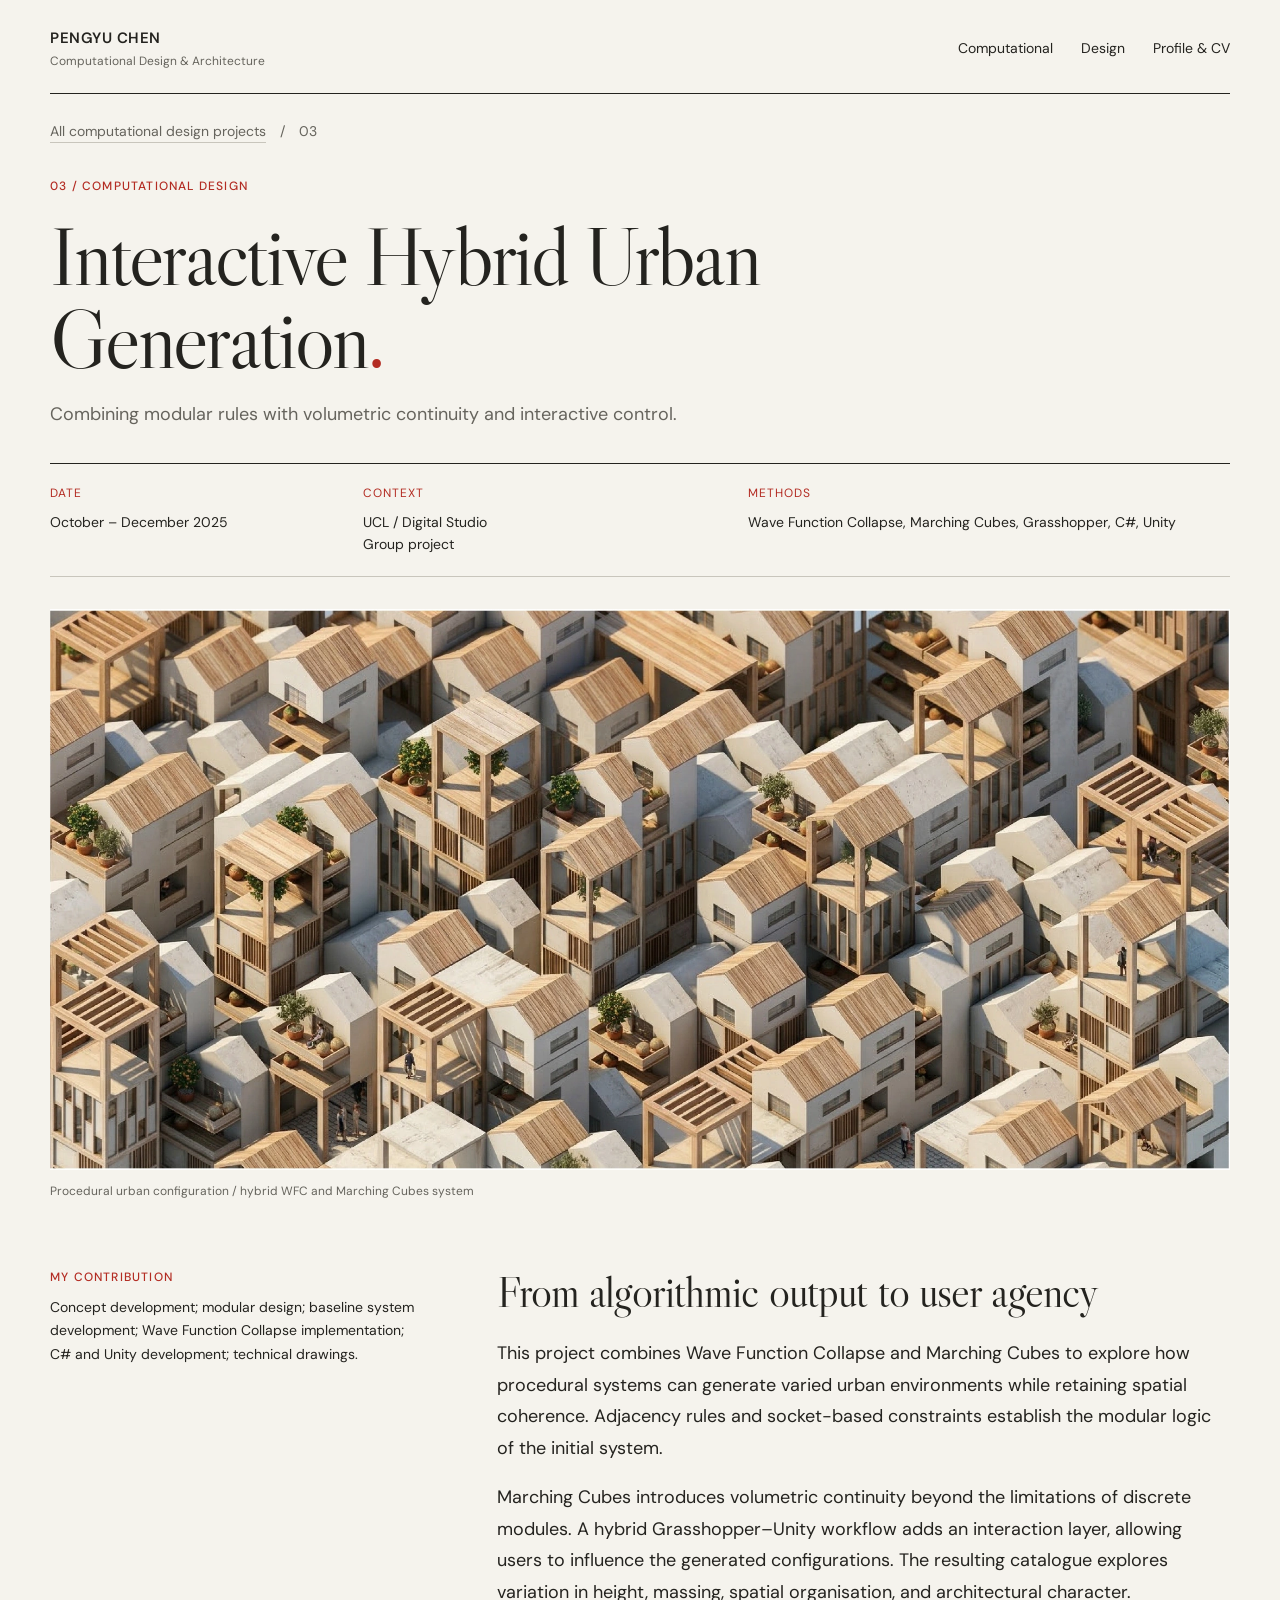
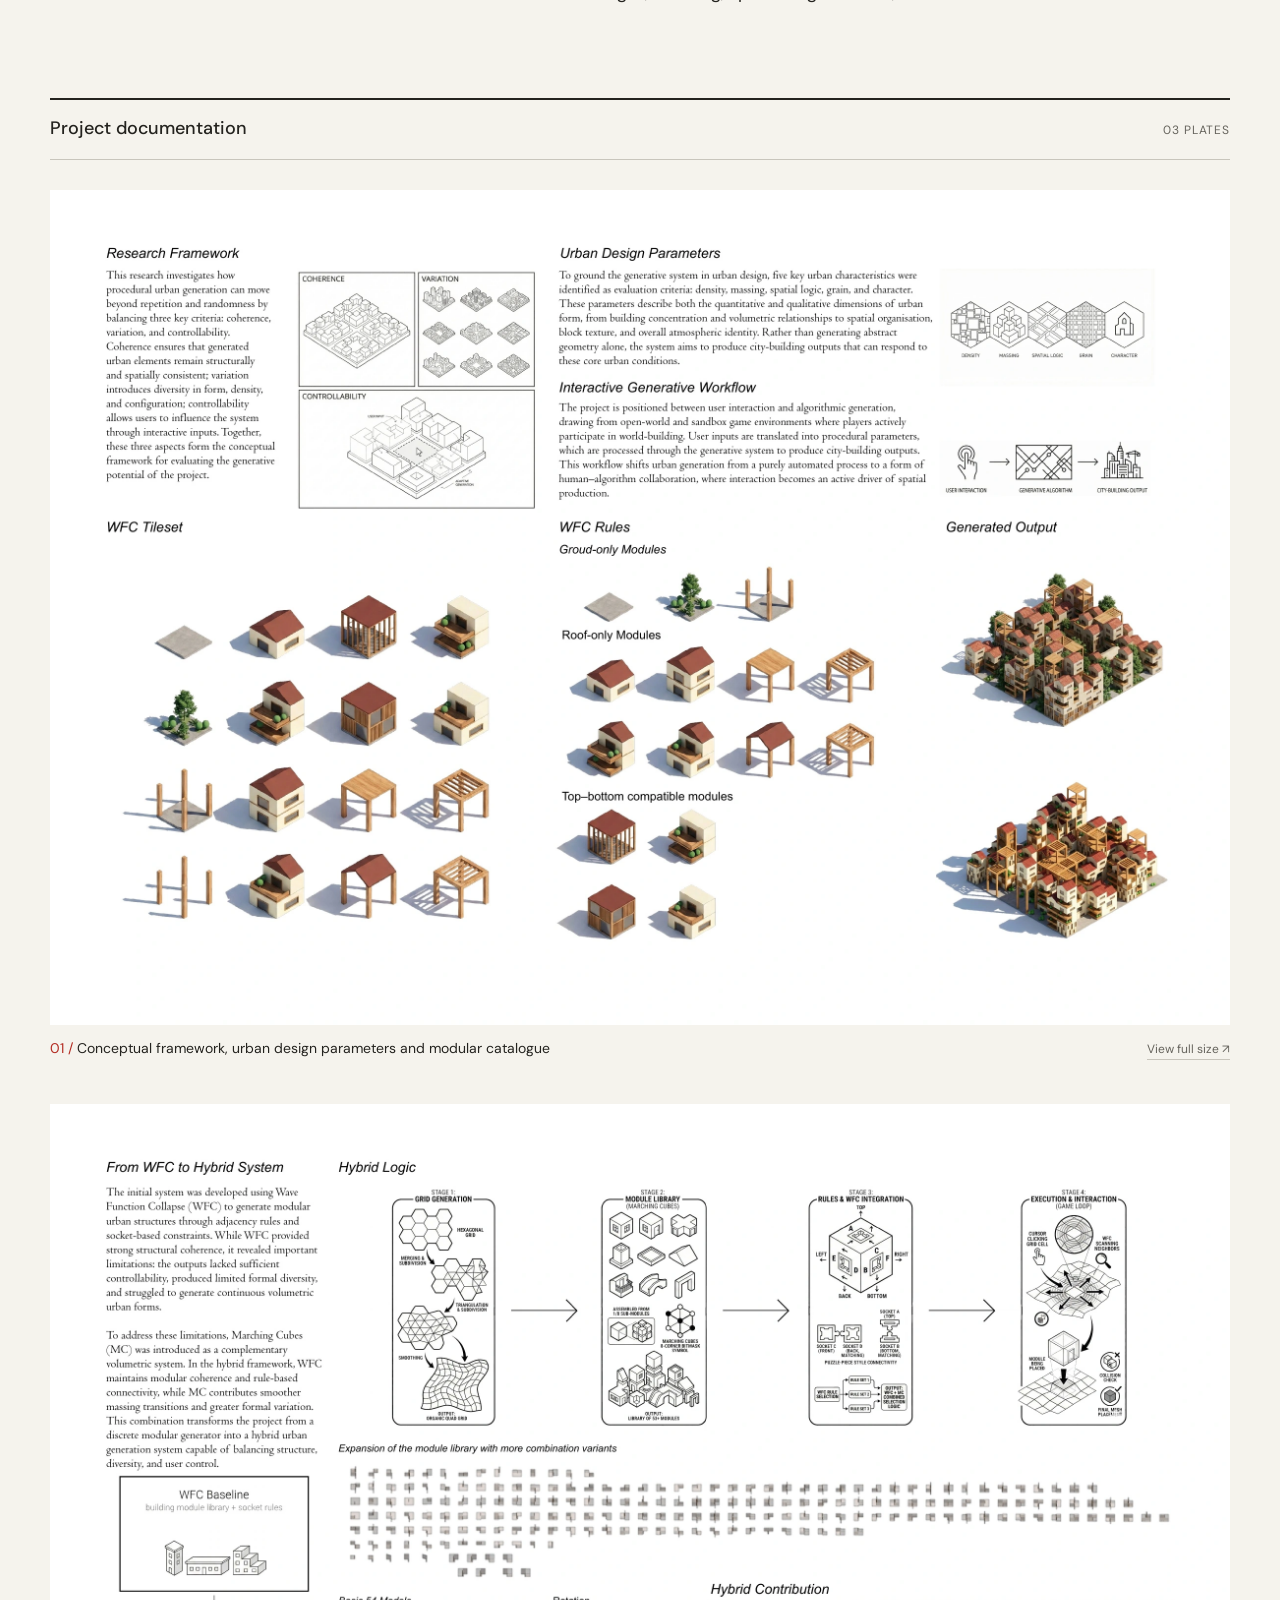
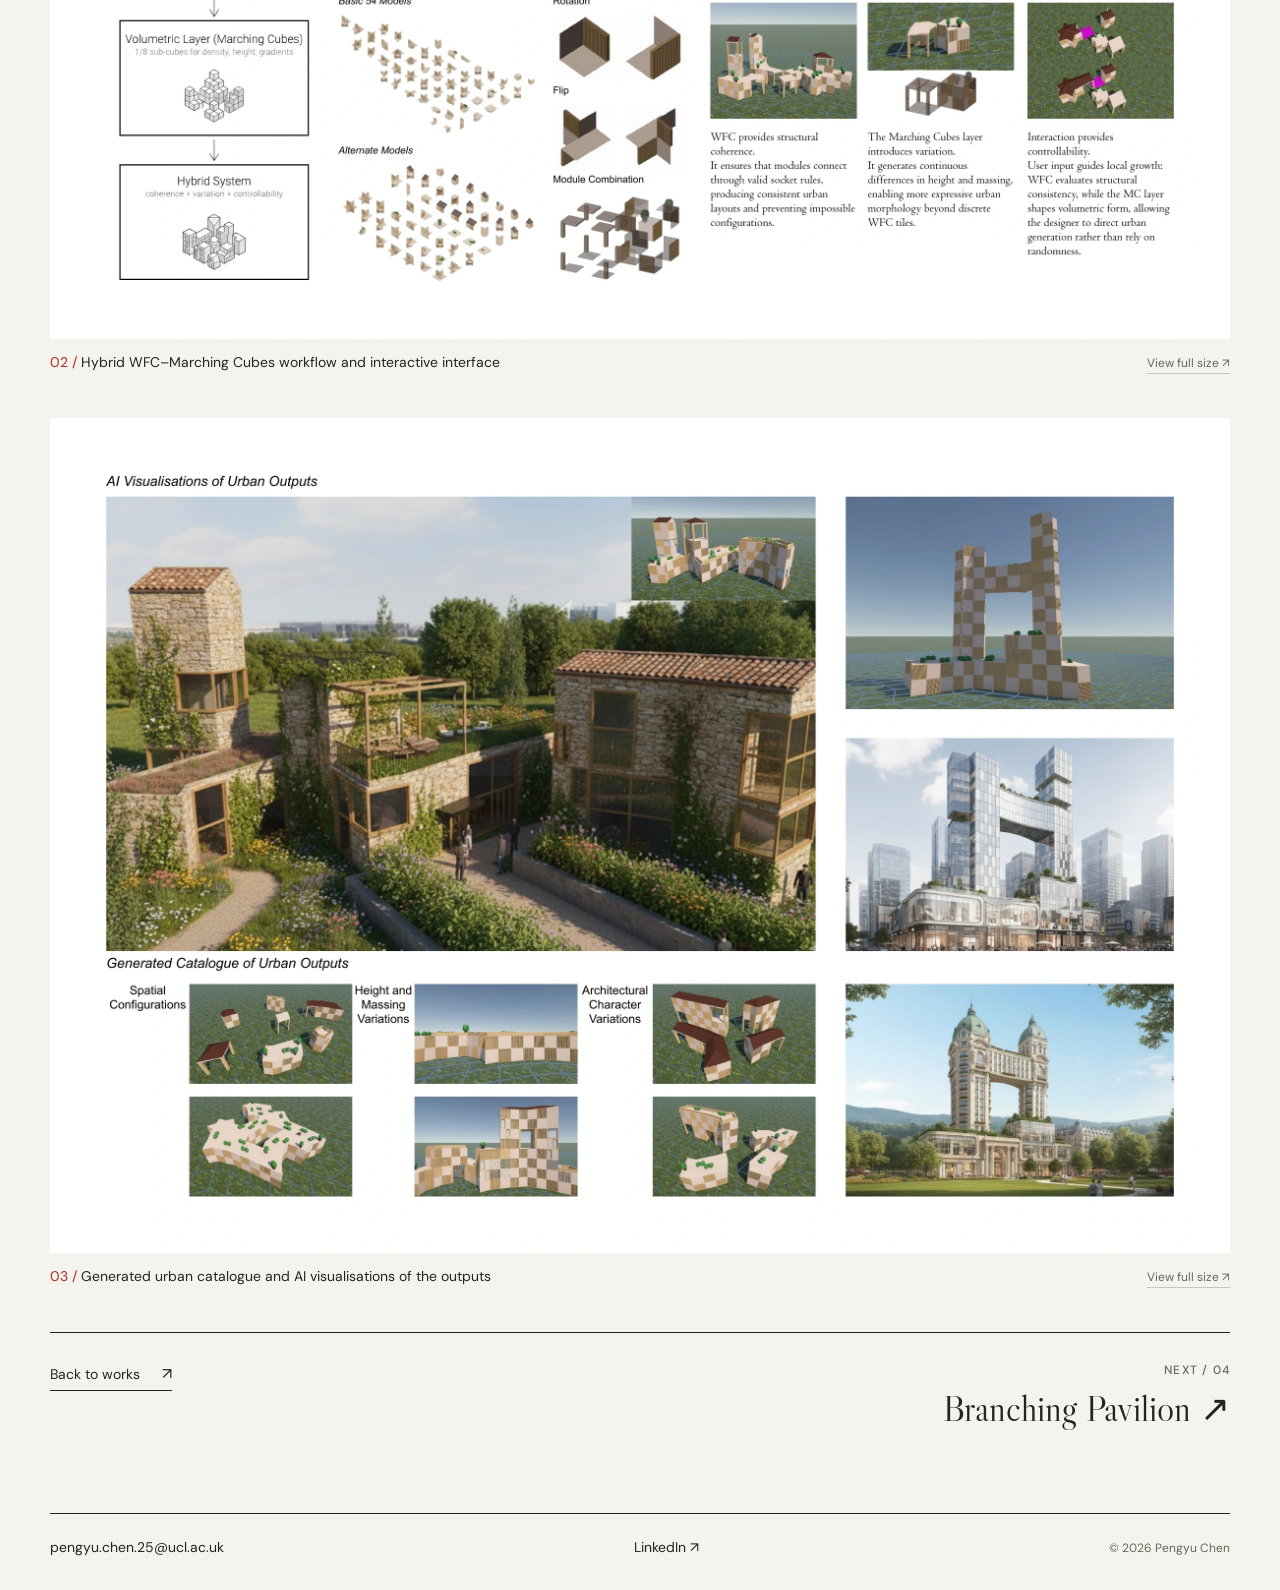
<file: projects/hybrid-urban-generation.html>
<!doctype html>
<html lang="en-GB"><head><meta charset="utf-8"><meta name="viewport" content="width=device-width, initial-scale=1"><title>Interactive Hybrid Urban Generation — Pengyu Chen</title><meta name="description" content="A user-driven procedural system balancing coherence, variation, and control in urban form."><meta name="theme-color" content="#f5f3ed"><link rel="icon" type="image/svg+xml" href="data:image/svg+xml,%3Csvg xmlns='http://www.w3.org/2000/svg' viewBox='0 0 32 32'%3E%3Crect width='32' height='32' fill='%23b32c23'/%3E%3Ctext x='5' y='24' font-family='Georgia,serif' font-size='25' fill='%23f5f3ed'%3EP%3C/text%3E%3C/svg%3E"><link rel="stylesheet" href="../styles.css"><script src="../gallery.js" defer></script></head>
<body><a class="skip-link" href="#main">Skip to content</a><div class="wrap"><header class="site-header"><a class="brand" href="../index.html" aria-label="Pengyu Chen home"><span class="brand-name">PENGYU CHEN</span><span class="brand-role">Computational Design &amp; Architecture</span></a><nav class="nav" aria-label="Main navigation"><a href="../index.html#computational">Computational</a><a href="../index.html#design">Design</a><a href="../profile.html">Profile &amp; CV</a></nav></header><main id="main"><div class="breadcrumbs"><a href="../index.html#computational">All computational design projects</a><span aria-hidden="true">/</span><span>03</span></div><header class="project-heading"><div class="kicker red">03 / Computational Design</div><h1>Interactive Hybrid Urban Generation<span class="red">.</span></h1><p class="project-subtitle">Combining modular rules with volumetric continuity and interactive control.</p></header><dl class="project-facts"><div><dt>Date</dt><dd>October – December 2025</dd></div><div><dt>Context</dt><dd>UCL / Digital Studio<br>Group project</dd></div><div><dt>Methods</dt><dd>Wave Function Collapse, Marching Cubes, Grasshopper, C#, Unity</dd></div></dl><figure class="project-cover"><img class="" src="../assets/urban-cover.webp" width="2174" height="1035" alt="Axonometric view of a varied urban configuration generated by a hybrid procedural system" fetchpriority="high"><figcaption>Procedural urban configuration / hybrid WFC and Marching Cubes system</figcaption></figure><div class="project-story"><aside class="project-credits"><div class="credit"><h2 class="kicker">My contribution</h2><p>Concept development; modular design; baseline system development; Wave Function Collapse implementation; C# and Unity development; technical drawings.</p></div></aside><section class="project-overview"><h2>From algorithmic output to user agency</h2><p>This project combines Wave Function Collapse and Marching Cubes to explore how procedural systems can generate varied urban environments while retaining spatial coherence. Adjacency rules and socket-based constraints establish the modular logic of the initial system.</p><p>Marching Cubes introduces volumetric continuity beyond the limitations of discrete modules. A hybrid Grasshopper–Unity workflow adds an interaction layer, allowing users to influence the generated configurations. The resulting catalogue explores variation in height, massing, spatial organisation, and architectural character.</p></section></div><section class="project-documentation" aria-labelledby="documentation-title"><div class="section-heading"><h2 id="documentation-title">Project documentation</h2><span class="count">03 PLATES</span></div><figure class="project-plate"><a class="plate-image" href="../assets/computational-15.webp" data-view-image data-caption="Conceptual framework, urban design parameters and modular catalogue" aria-label="Enlarge: Conceptual framework, urban design parameters and modular catalogue"><img class="" src="../assets/computational-15.webp" width="2400" height="1698" alt="Conceptual framework, urban design parameters and modular catalogue" loading="lazy" decoding="async"></a><figcaption><span><span class="red">01 /</span> Conceptual framework, urban design parameters and modular catalogue</span><a href="../assets/computational-15.webp" data-view-image data-caption="Conceptual framework, urban design parameters and modular catalogue">View full size ↗</a></figcaption></figure><figure class="project-plate"><a class="plate-image" href="../assets/computational-16.webp" data-view-image data-caption="Hybrid WFC–Marching Cubes workflow and interactive interface" aria-label="Enlarge: Hybrid WFC–Marching Cubes workflow and interactive interface"><img class="" src="../assets/computational-16.webp" width="2400" height="1698" alt="Hybrid WFC–Marching Cubes workflow and interactive interface" loading="lazy" decoding="async"></a><figcaption><span><span class="red">02 /</span> Hybrid WFC–Marching Cubes workflow and interactive interface</span><a href="../assets/computational-16.webp" data-view-image data-caption="Hybrid WFC–Marching Cubes workflow and interactive interface">View full size ↗</a></figcaption></figure><figure class="project-plate"><a class="plate-image" href="../assets/computational-17.webp" data-view-image data-caption="Generated urban catalogue and AI visualisations of the outputs" aria-label="Enlarge: Generated urban catalogue and AI visualisations of the outputs"><img class="" src="../assets/computational-17.webp" width="2400" height="1698" alt="Generated urban catalogue and AI visualisations of the outputs" loading="lazy" decoding="async"></a><figcaption><span><span class="red">03 /</span> Generated urban catalogue and AI visualisations of the outputs</span><a href="../assets/computational-17.webp" data-view-image data-caption="Generated urban catalogue and AI visualisations of the outputs">View full size ↗</a></figcaption></figure></section><nav class="project-end-nav" aria-label="Project navigation"><a class="text-link" href="../index.html#computational">Back to works</a><a class="next-project" href="branching-pavilion.html"><span class="kicker">Next / 04</span><span class="next-title">Branching Pavilion <span aria-hidden="true">↗</span></span></a></nav><dialog class="image-viewer" aria-labelledby="viewer-caption"><div class="viewer-bar"><span id="viewer-caption"></span><div class="viewer-actions"><a id="viewer-original" target="_blank" rel="noopener">Full resolution ↗</a><button type="button" class="viewer-close">Close ×</button></div></div><div class="viewer-body"><img id="viewer-image" alt=""></div></dialog></main><footer class="site-footer"><a href="mailto:pengyu.chen.25@ucl.ac.uk">pengyu.chen.25@ucl.ac.uk</a><a href="https://www.linkedin.com/in/pengyu-chen-6166453a8" target="_blank" rel="noopener noreferrer">LinkedIn ↗</a><span class="footer-note">© 2026 Pengyu Chen</span></footer></div></body></html>
</file>
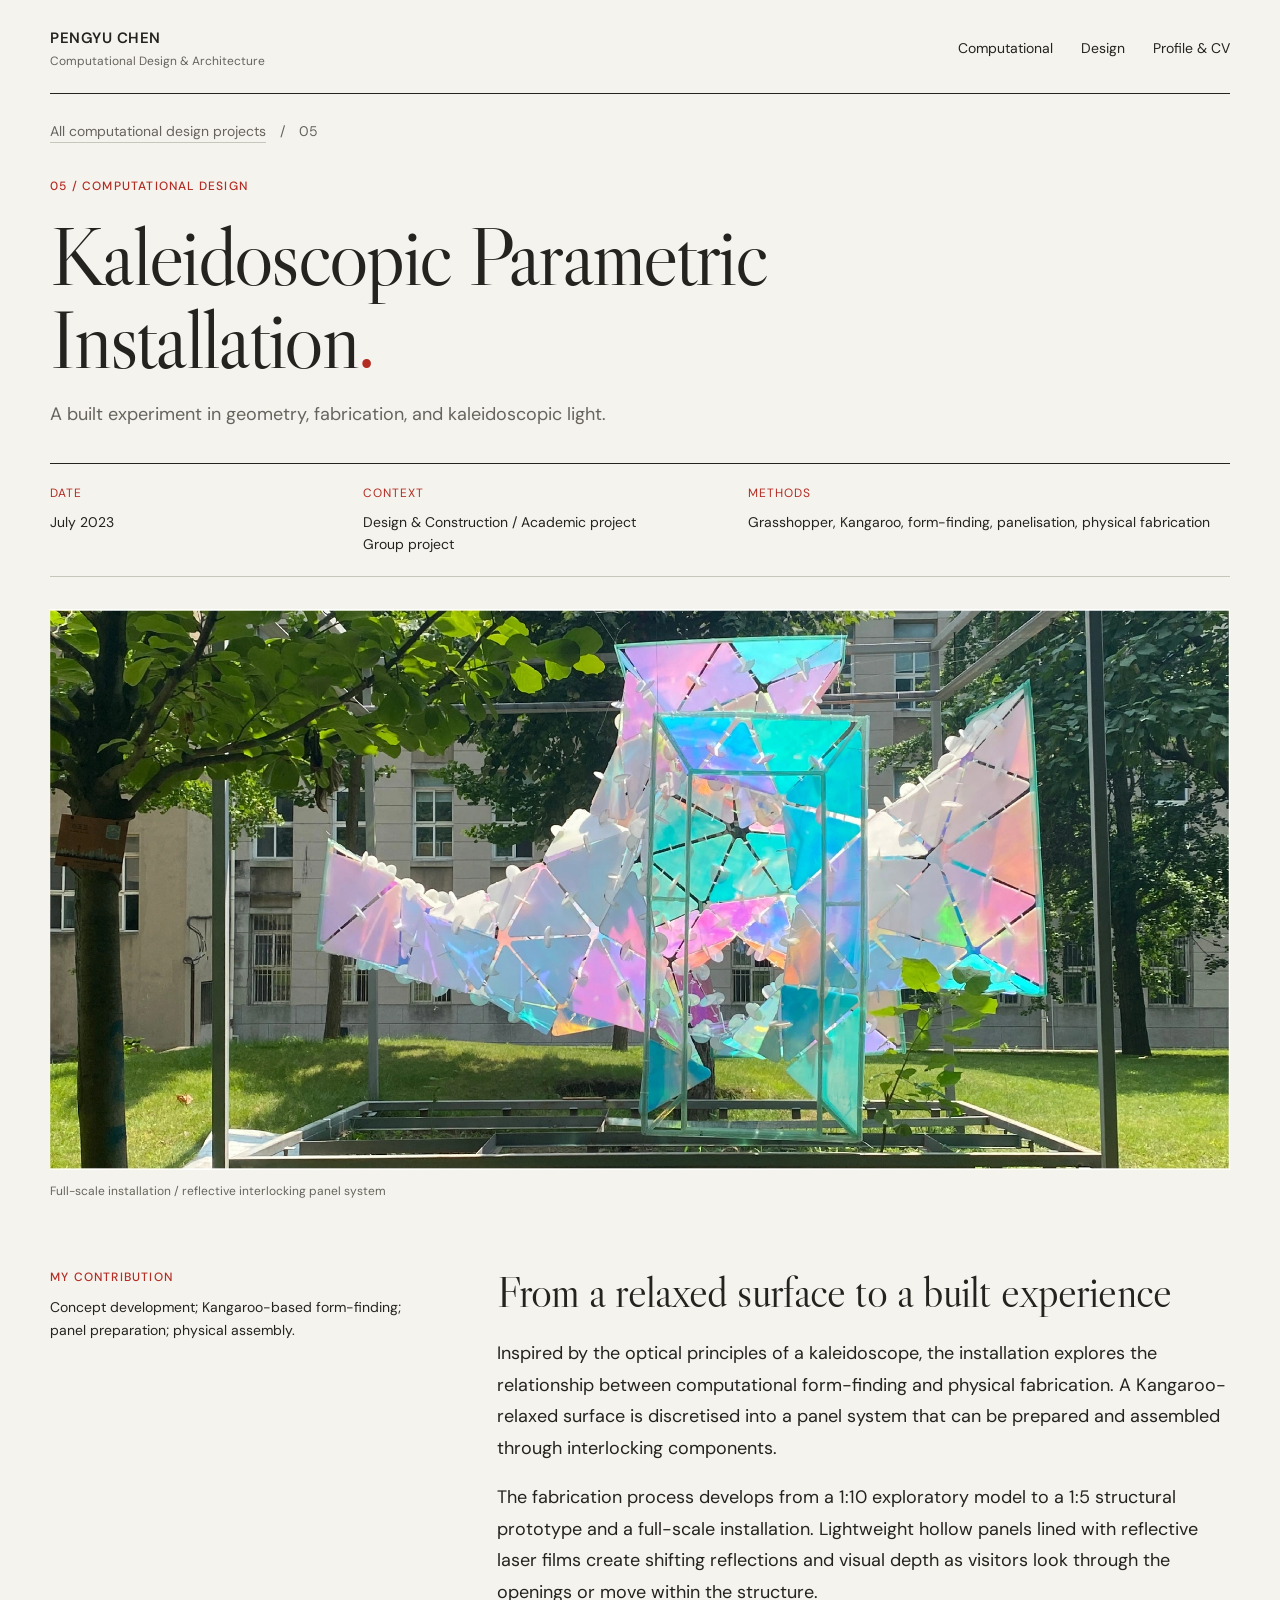
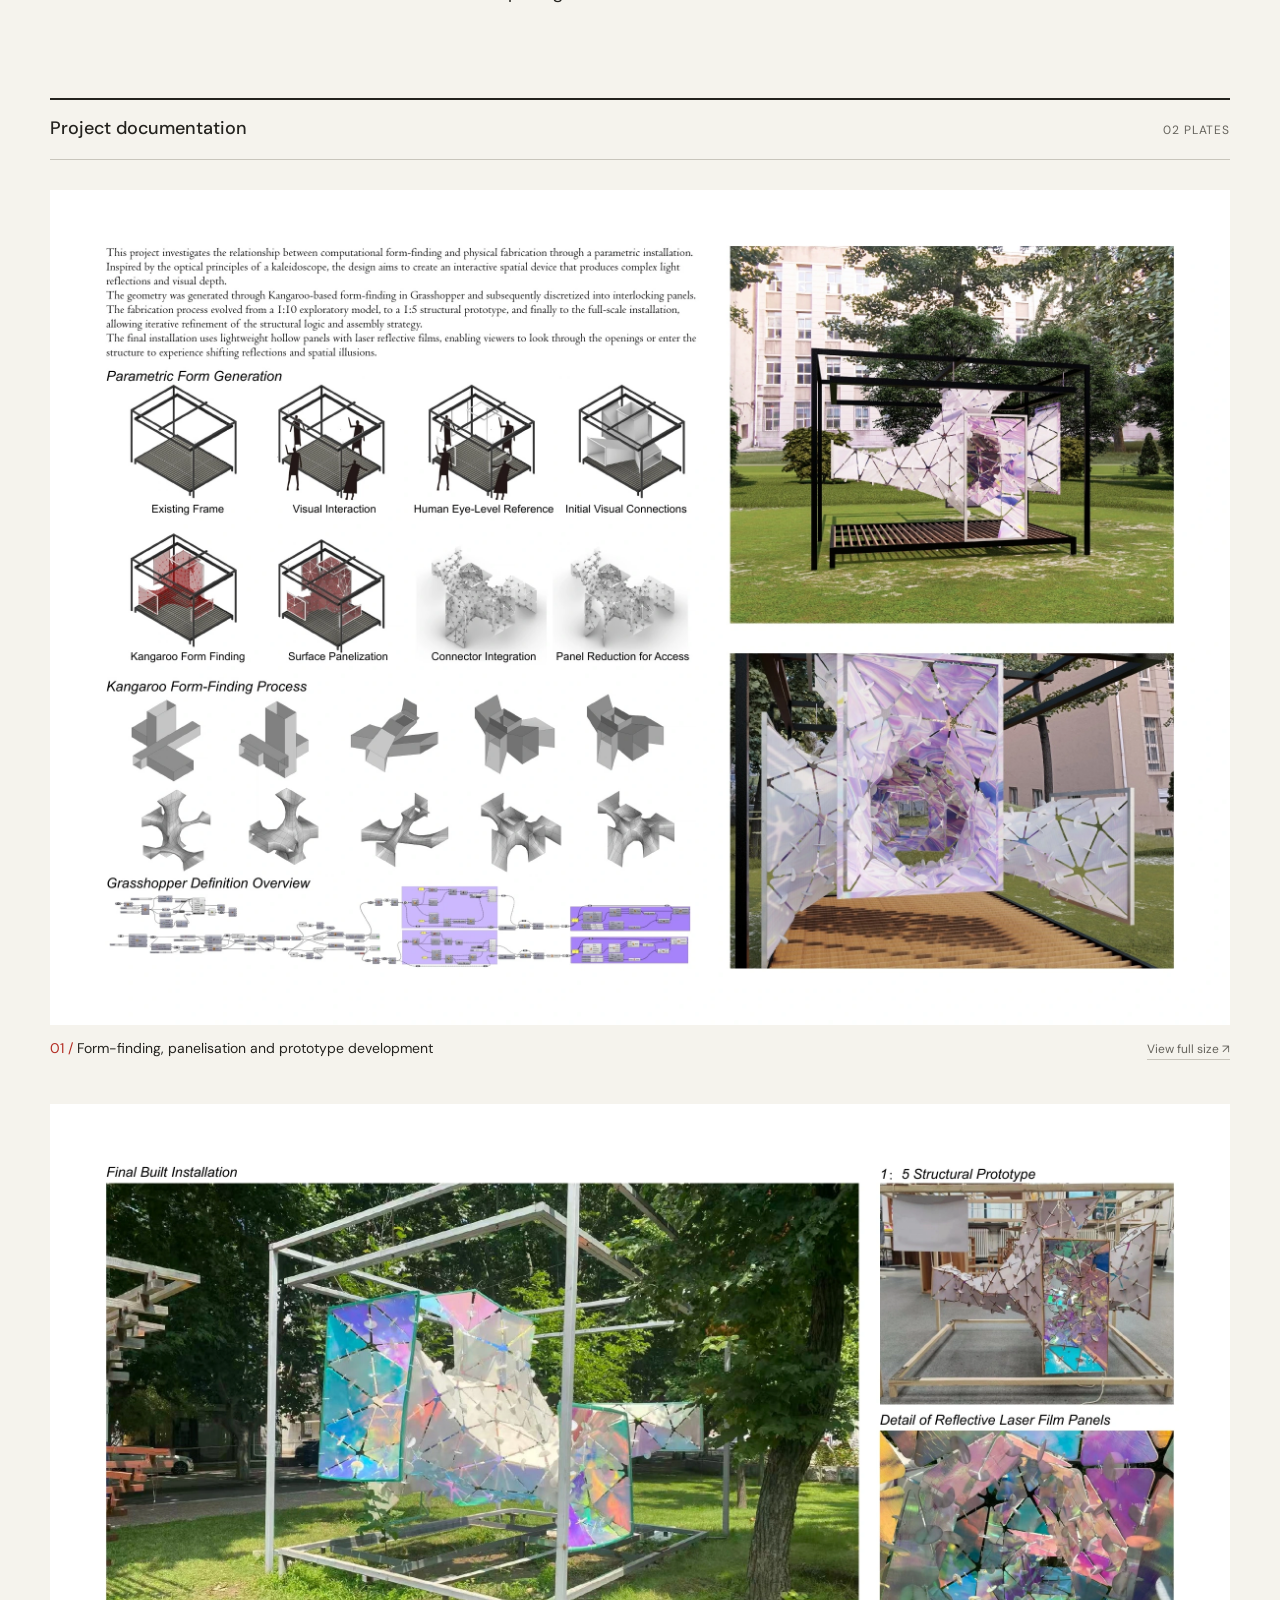
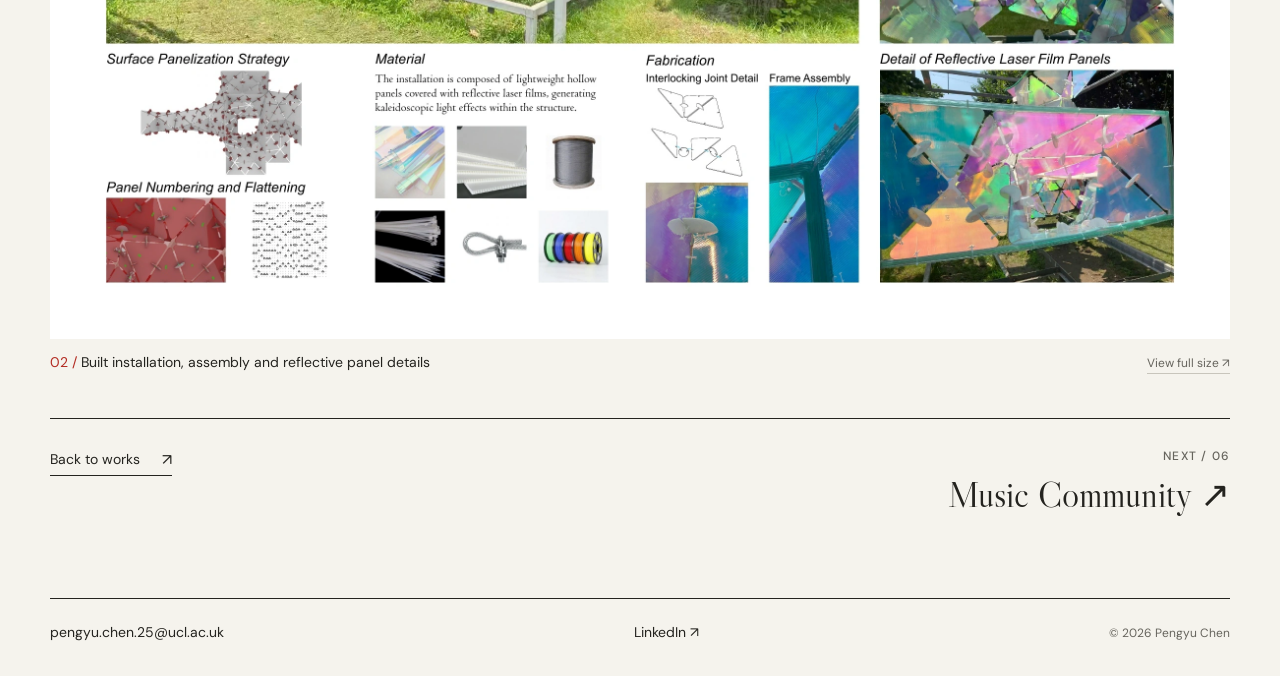
<file: projects/kaleidoscopic-installation.html>
<!doctype html>
<html lang="en-GB"><head><meta charset="utf-8"><meta name="viewport" content="width=device-width, initial-scale=1"><title>Kaleidoscopic Parametric Installation — Pengyu Chen</title><meta name="description" content="Computational form-finding translated into an interlocking installation of reflective panels."><meta name="theme-color" content="#f5f3ed"><link rel="icon" type="image/svg+xml" href="data:image/svg+xml,%3Csvg xmlns='http://www.w3.org/2000/svg' viewBox='0 0 32 32'%3E%3Crect width='32' height='32' fill='%23b32c23'/%3E%3Ctext x='5' y='24' font-family='Georgia,serif' font-size='25' fill='%23f5f3ed'%3EP%3C/text%3E%3C/svg%3E"><link rel="stylesheet" href="../styles.css"><script src="../gallery.js" defer></script></head>
<body><a class="skip-link" href="#main">Skip to content</a><div class="wrap"><header class="site-header"><a class="brand" href="../index.html" aria-label="Pengyu Chen home"><span class="brand-name">PENGYU CHEN</span><span class="brand-role">Computational Design &amp; Architecture</span></a><nav class="nav" aria-label="Main navigation"><a href="../index.html#computational">Computational</a><a href="../index.html#design">Design</a><a href="../profile.html">Profile &amp; CV</a></nav></header><main id="main"><div class="breadcrumbs"><a href="../index.html#computational">All computational design projects</a><span aria-hidden="true">/</span><span>05</span></div><header class="project-heading"><div class="kicker red">05 / Computational Design</div><h1>Kaleidoscopic Parametric Installation<span class="red">.</span></h1><p class="project-subtitle">A built experiment in geometry, fabrication, and kaleidoscopic light.</p></header><dl class="project-facts"><div><dt>Date</dt><dd>July 2023</dd></div><div><dt>Context</dt><dd>Design &amp; Construction / Academic project<br>Group project</dd></div><div><dt>Methods</dt><dd>Grasshopper, Kangaroo, form-finding, panelisation, physical fabrication</dd></div></dl><figure class="project-cover"><img class="" src="../assets/installation-cover.webp" width="2174" height="1035" alt="Built outdoor installation assembled from iridescent reflective panels in a lightweight frame" fetchpriority="high"><figcaption>Full-scale installation / reflective interlocking panel system</figcaption></figure><div class="project-story"><aside class="project-credits"><div class="credit"><h2 class="kicker">My contribution</h2><p>Concept development; Kangaroo-based form-finding; panel preparation; physical assembly.</p></div></aside><section class="project-overview"><h2>From a relaxed surface to a built experience</h2><p>Inspired by the optical principles of a kaleidoscope, the installation explores the relationship between computational form-finding and physical fabrication. A Kangaroo-relaxed surface is discretised into a panel system that can be prepared and assembled through interlocking components.</p><p>The fabrication process develops from a 1:10 exploratory model to a 1:5 structural prototype and a full-scale installation. Lightweight hollow panels lined with reflective laser films create shifting reflections and visual depth as visitors look through the openings or move within the structure.</p></section></div><section class="project-documentation" aria-labelledby="documentation-title"><div class="section-heading"><h2 id="documentation-title">Project documentation</h2><span class="count">02 PLATES</span></div><figure class="project-plate"><a class="plate-image" href="../assets/computational-23.webp" data-view-image data-caption="Form-finding, panelisation and prototype development" aria-label="Enlarge: Form-finding, panelisation and prototype development"><img class="" src="../assets/computational-23.webp" width="2400" height="1698" alt="Form-finding, panelisation and prototype development" loading="lazy" decoding="async"></a><figcaption><span><span class="red">01 /</span> Form-finding, panelisation and prototype development</span><a href="../assets/computational-23.webp" data-view-image data-caption="Form-finding, panelisation and prototype development">View full size ↗</a></figcaption></figure><figure class="project-plate"><a class="plate-image" href="../assets/computational-24.webp" data-view-image data-caption="Built installation, assembly and reflective panel details" aria-label="Enlarge: Built installation, assembly and reflective panel details"><img class="" src="../assets/computational-24.webp" width="2400" height="1698" alt="Built installation, assembly and reflective panel details" loading="lazy" decoding="async"></a><figcaption><span><span class="red">02 /</span> Built installation, assembly and reflective panel details</span><a href="../assets/computational-24.webp" data-view-image data-caption="Built installation, assembly and reflective panel details">View full size ↗</a></figcaption></figure></section><nav class="project-end-nav" aria-label="Project navigation"><a class="text-link" href="../index.html#computational">Back to works</a><a class="next-project" href="music-community.html"><span class="kicker">Next / 06</span><span class="next-title">Music Community <span aria-hidden="true">↗</span></span></a></nav><dialog class="image-viewer" aria-labelledby="viewer-caption"><div class="viewer-bar"><span id="viewer-caption"></span><div class="viewer-actions"><a id="viewer-original" target="_blank" rel="noopener">Full resolution ↗</a><button type="button" class="viewer-close">Close ×</button></div></div><div class="viewer-body"><img id="viewer-image" alt=""></div></dialog></main><footer class="site-footer"><a href="mailto:pengyu.chen.25@ucl.ac.uk">pengyu.chen.25@ucl.ac.uk</a><a href="https://www.linkedin.com/in/pengyu-chen-6166453a8" target="_blank" rel="noopener noreferrer">LinkedIn ↗</a><span class="footer-note">© 2026 Pengyu Chen</span></footer></div></body></html>
</file>
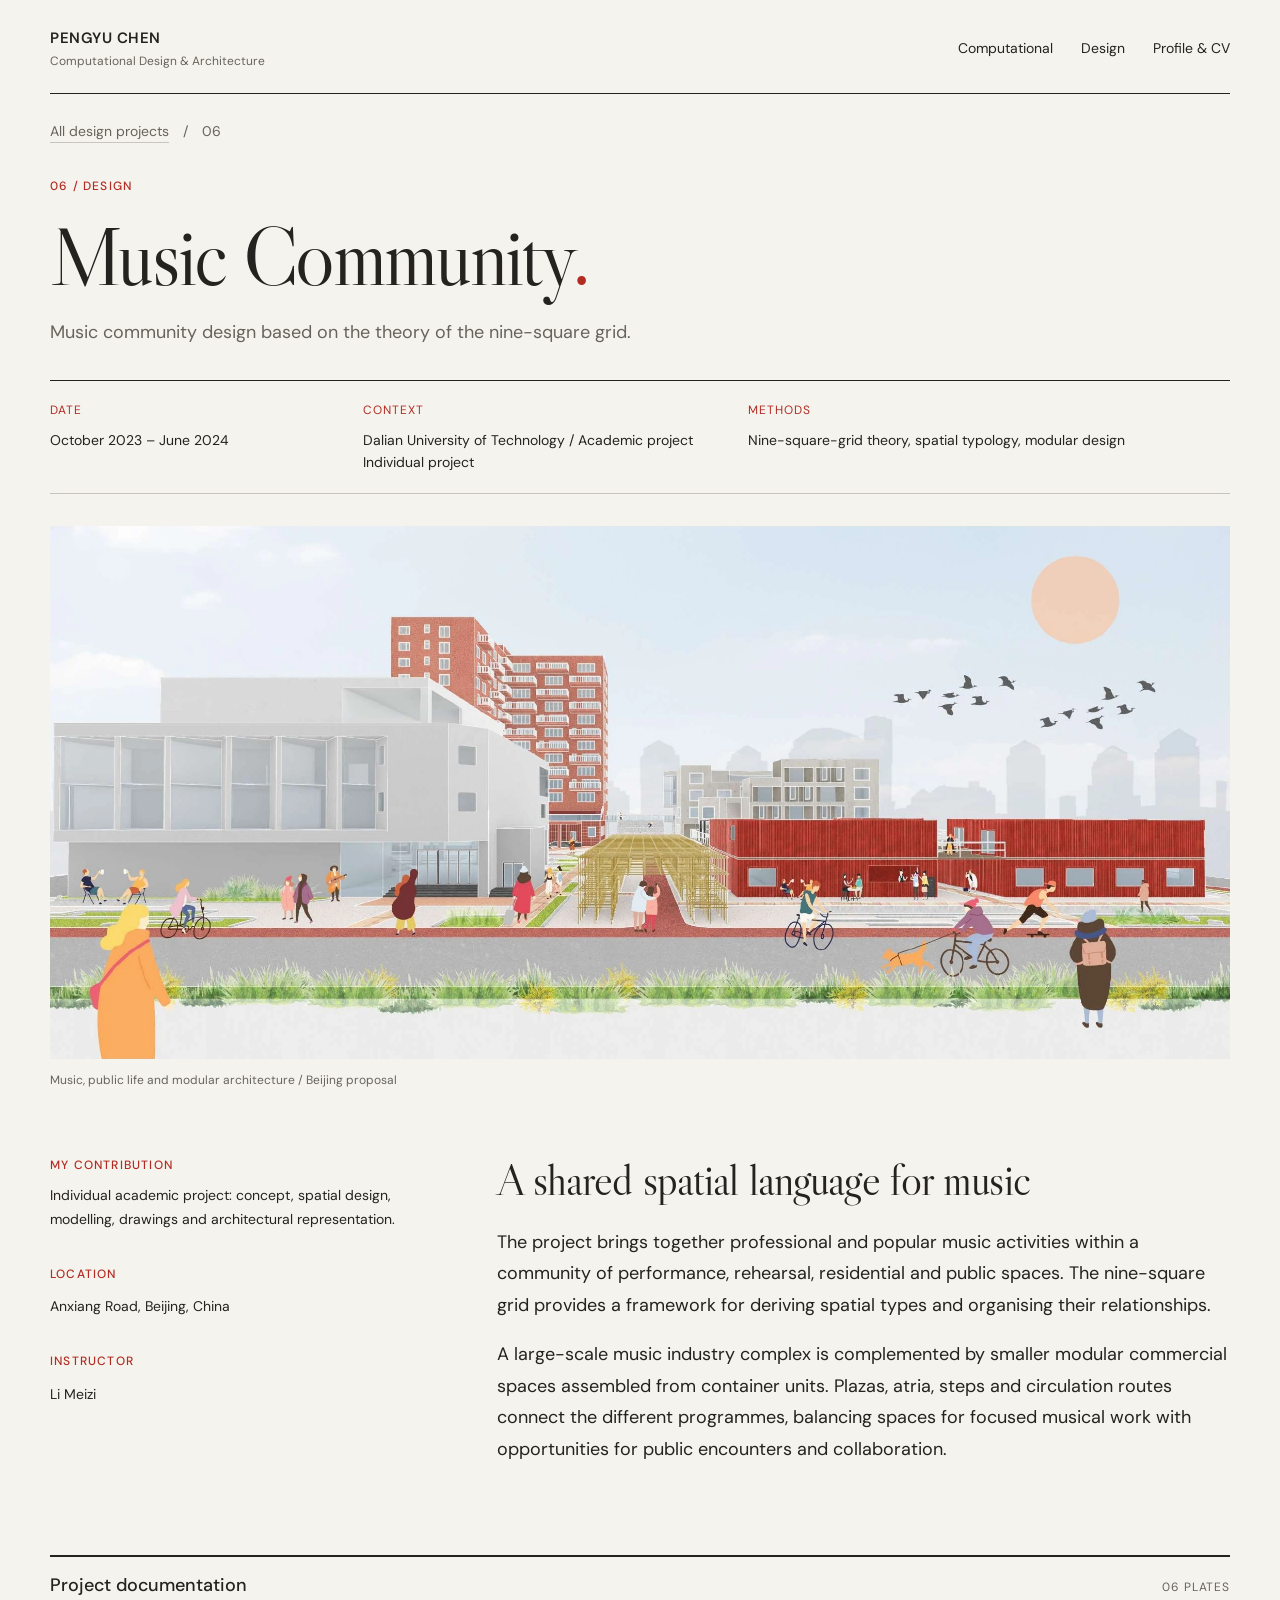
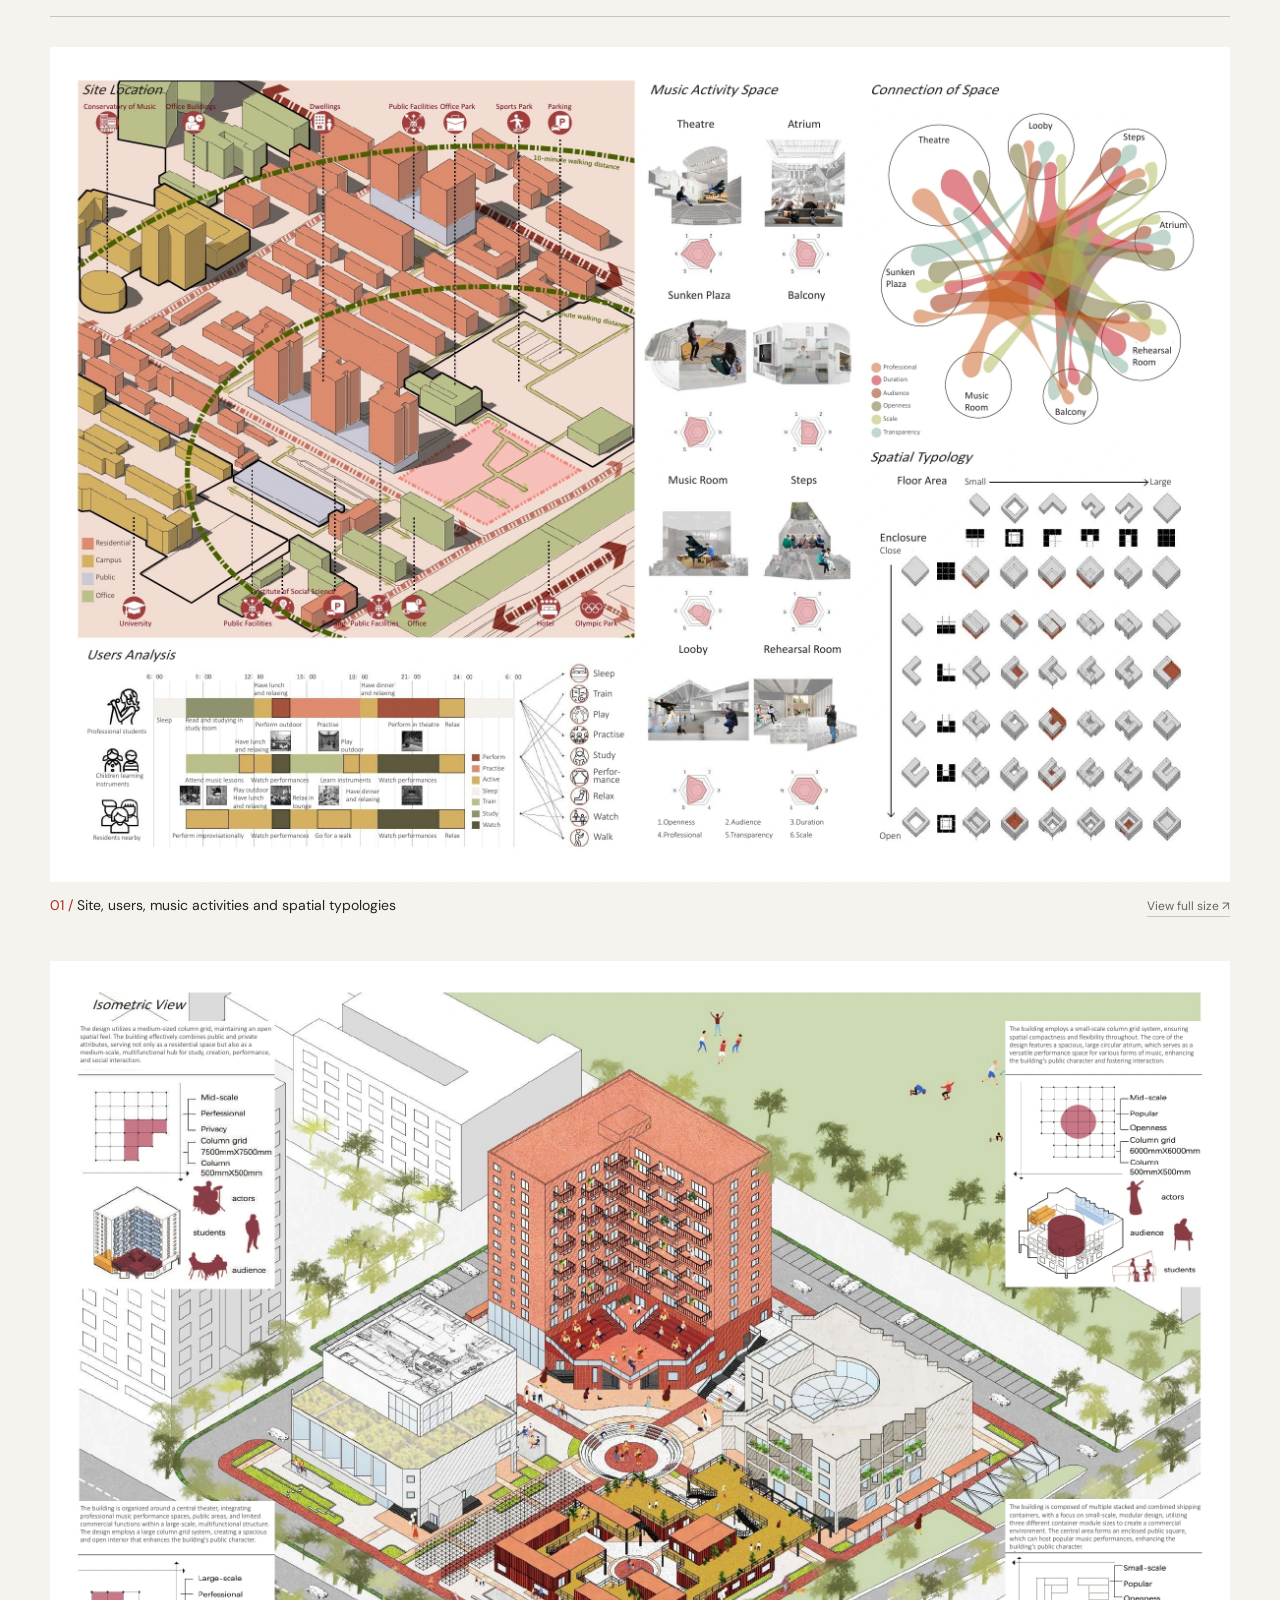
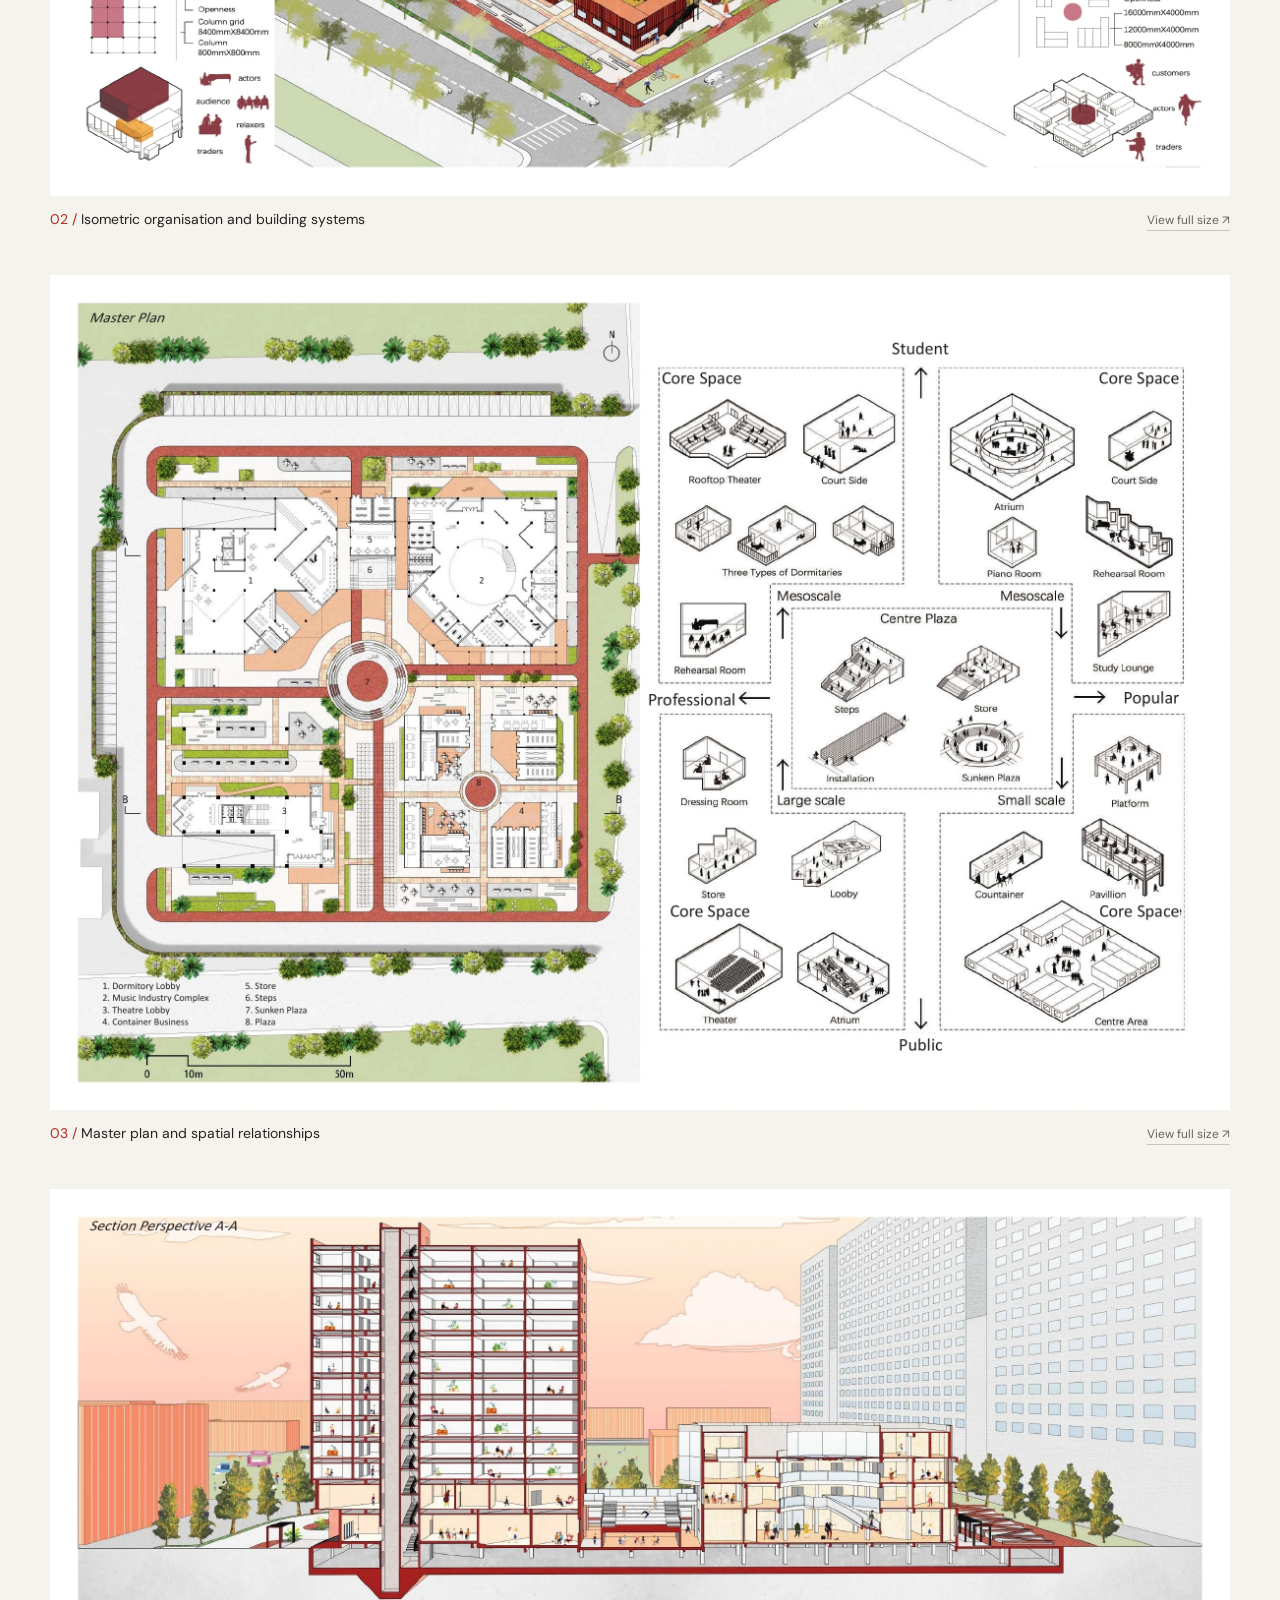
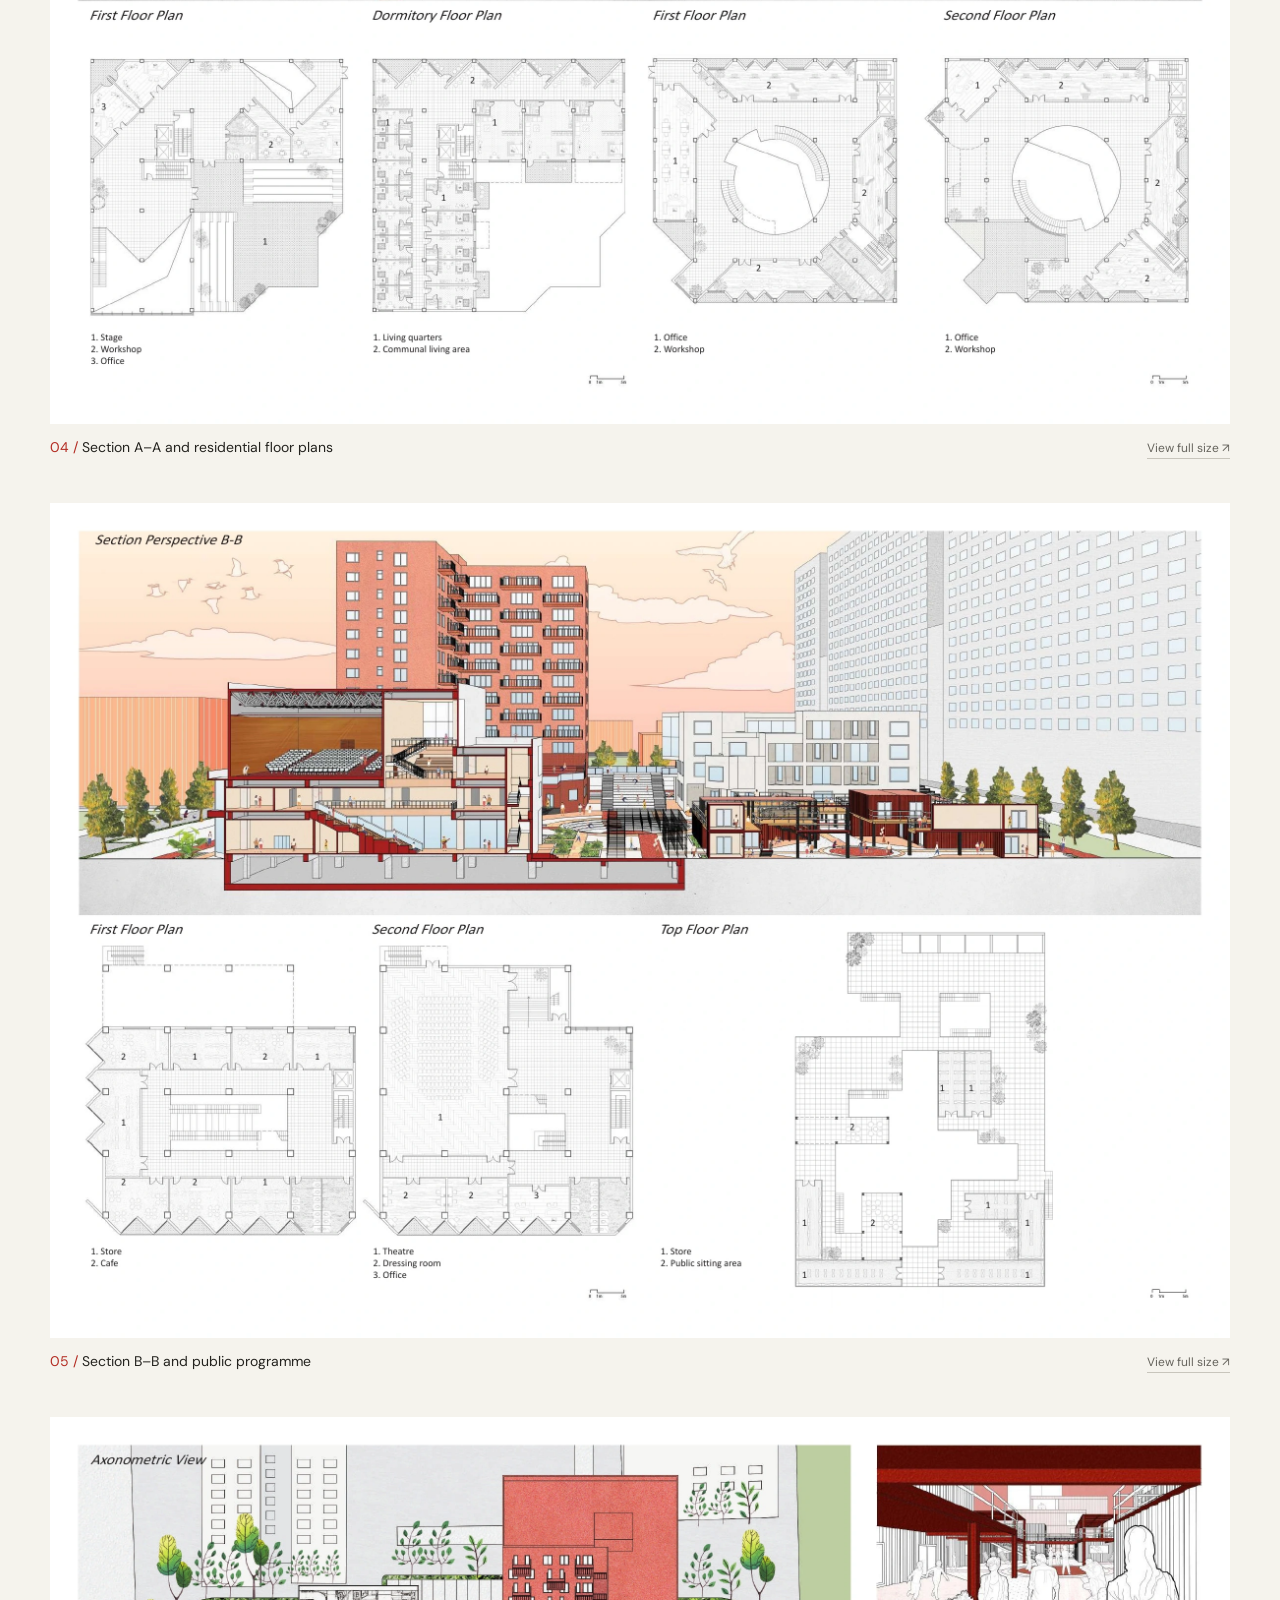
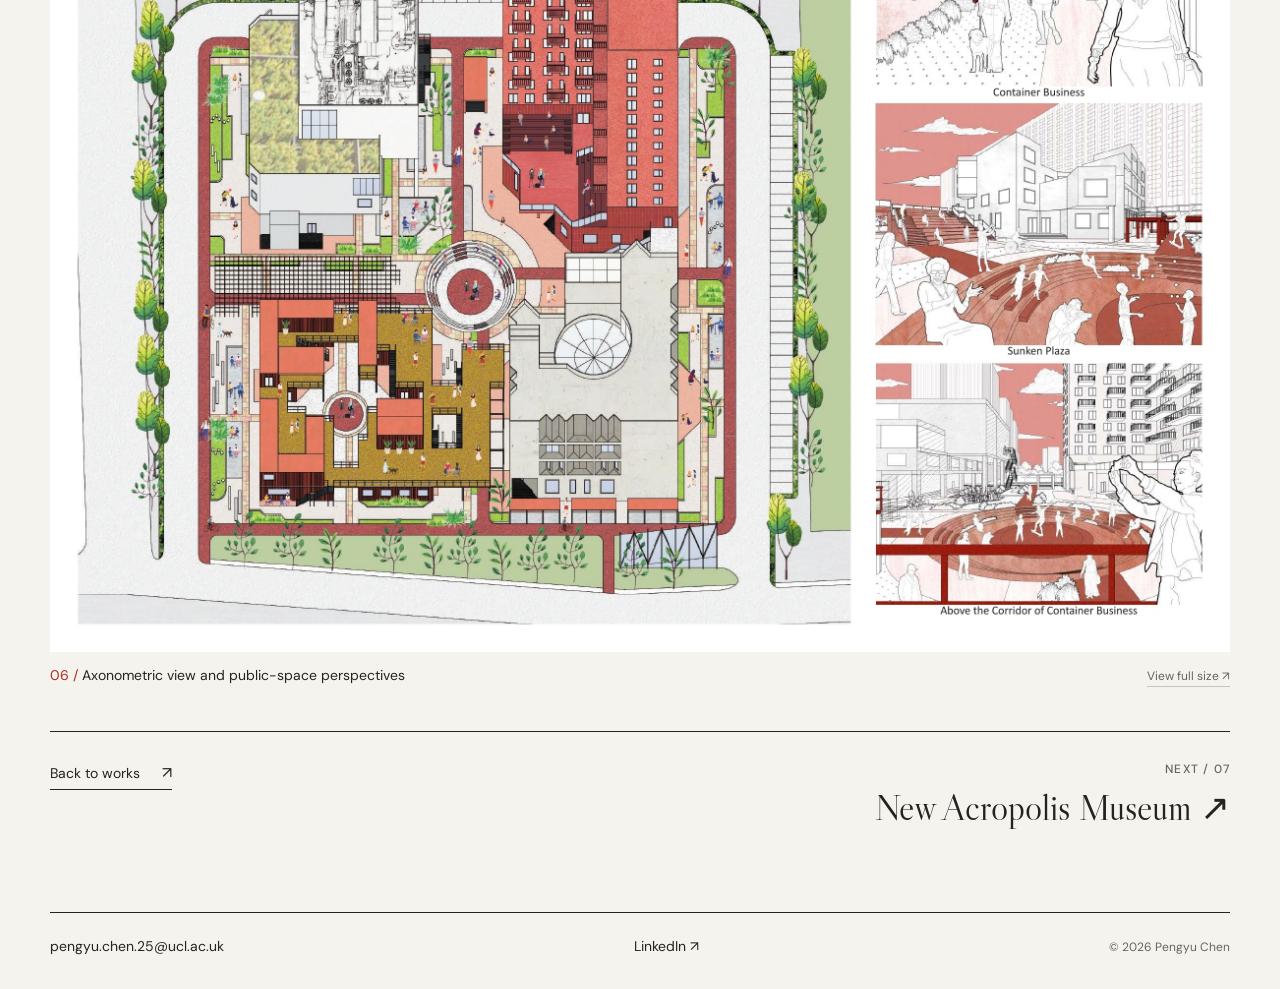
<file: projects/music-community.html>
<!doctype html>
<html lang="en-GB"><head><meta charset="utf-8"><meta name="viewport" content="width=device-width, initial-scale=1"><title>Music Community — Pengyu Chen</title><meta name="description" content="A music community connecting performance, practice, living, and public space through a nine-square grid."><meta name="theme-color" content="#f5f3ed"><link rel="icon" type="image/svg+xml" href="data:image/svg+xml,%3Csvg xmlns='http://www.w3.org/2000/svg' viewBox='0 0 32 32'%3E%3Crect width='32' height='32' fill='%23b32c23'/%3E%3Ctext x='5' y='24' font-family='Georgia,serif' font-size='25' fill='%23f5f3ed'%3EP%3C/text%3E%3C/svg%3E"><link rel="stylesheet" href="../styles.css"><script src="../gallery.js" defer></script></head>
<body><a class="skip-link" href="#main">Skip to content</a><div class="wrap"><header class="site-header"><a class="brand" href="../index.html" aria-label="Pengyu Chen home"><span class="brand-name">PENGYU CHEN</span><span class="brand-role">Computational Design &amp; Architecture</span></a><nav class="nav" aria-label="Main navigation"><a href="../index.html#computational">Computational</a><a href="../index.html#design">Design</a><a href="../profile.html">Profile &amp; CV</a></nav></header><main id="main"><div class="breadcrumbs"><a href="../index.html#design">All design projects</a><span aria-hidden="true">/</span><span>06</span></div><header class="project-heading"><div class="kicker red">06 / Design</div><h1>Music Community<span class="red">.</span></h1><p class="project-subtitle">Music community design based on the theory of the nine-square grid.</p></header><dl class="project-facts"><div><dt>Date</dt><dd>October 2023 – June 2024</dd></div><div><dt>Context</dt><dd>Dalian University of Technology / Academic project<br>Individual project</dd></div><div><dt>Methods</dt><dd>Nine-square-grid theory, spatial typology, modular design</dd></div></dl><figure class="project-cover"><img class="" src="../assets/music-cover.webp" width="2286" height="1032" alt="Street-level visualisation of a music community with red modular buildings and public space" fetchpriority="high"><figcaption>Music, public life and modular architecture / Beijing proposal</figcaption></figure><div class="project-story"><aside class="project-credits"><div class="credit"><h2 class="kicker">My contribution</h2><p>Individual academic project: concept, spatial design, modelling, drawings and architectural representation.</p></div><div class="credit"><span class="kicker">Location</span><p>Anxiang Road, Beijing, China</p></div><div class="credit"><span class="kicker">Instructor</span><p>Li Meizi</p></div></aside><section class="project-overview"><h2>A shared spatial language for music</h2><p>The project brings together professional and popular music activities within a community of performance, rehearsal, residential and public spaces. The nine-square grid provides a framework for deriving spatial types and organising their relationships.</p><p>A large-scale music industry complex is complemented by smaller modular commercial spaces assembled from container units. Plazas, atria, steps and circulation routes connect the different programmes, balancing spaces for focused musical work with opportunities for public encounters and collaboration.</p></section></div><section class="project-documentation" aria-labelledby="documentation-title"><div class="section-heading"><h2 id="documentation-title">Project documentation</h2><span class="count">06 PLATES</span></div><figure class="project-plate"><a class="plate-image" href="../assets/design-04.webp" data-view-image data-caption="Site, users, music activities and spatial typologies" aria-label="Enlarge: Site, users, music activities and spatial typologies"><img class="" src="../assets/design-04.webp" width="2400" height="1698" alt="Site, users, music activities and spatial typologies" loading="lazy" decoding="async"></a><figcaption><span><span class="red">01 /</span> Site, users, music activities and spatial typologies</span><a href="../assets/design-04.webp" data-view-image data-caption="Site, users, music activities and spatial typologies">View full size ↗</a></figcaption></figure><figure class="project-plate"><a class="plate-image" href="../assets/design-05.webp" data-view-image data-caption="Isometric organisation and building systems" aria-label="Enlarge: Isometric organisation and building systems"><img class="" src="../assets/design-05.webp" width="2400" height="1698" alt="Isometric organisation and building systems" loading="lazy" decoding="async"></a><figcaption><span><span class="red">02 /</span> Isometric organisation and building systems</span><a href="../assets/design-05.webp" data-view-image data-caption="Isometric organisation and building systems">View full size ↗</a></figcaption></figure><figure class="project-plate"><a class="plate-image" href="../assets/design-06.webp" data-view-image data-caption="Master plan and spatial relationships" aria-label="Enlarge: Master plan and spatial relationships"><img class="" src="../assets/design-06.webp" width="2400" height="1698" alt="Master plan and spatial relationships" loading="lazy" decoding="async"></a><figcaption><span><span class="red">03 /</span> Master plan and spatial relationships</span><a href="../assets/design-06.webp" data-view-image data-caption="Master plan and spatial relationships">View full size ↗</a></figcaption></figure><figure class="project-plate"><a class="plate-image" href="../assets/design-07.webp" data-view-image data-caption="Section A–A and residential floor plans" aria-label="Enlarge: Section A–A and residential floor plans"><img class="" src="../assets/design-07.webp" width="2400" height="1698" alt="Section A–A and residential floor plans" loading="lazy" decoding="async"></a><figcaption><span><span class="red">04 /</span> Section A–A and residential floor plans</span><a href="../assets/design-07.webp" data-view-image data-caption="Section A–A and residential floor plans">View full size ↗</a></figcaption></figure><figure class="project-plate"><a class="plate-image" href="../assets/design-08.webp" data-view-image data-caption="Section B–B and public programme" aria-label="Enlarge: Section B–B and public programme"><img class="" src="../assets/design-08.webp" width="2400" height="1698" alt="Section B–B and public programme" loading="lazy" decoding="async"></a><figcaption><span><span class="red">05 /</span> Section B–B and public programme</span><a href="../assets/design-08.webp" data-view-image data-caption="Section B–B and public programme">View full size ↗</a></figcaption></figure><figure class="project-plate"><a class="plate-image" href="../assets/design-09.webp" data-view-image data-caption="Axonometric view and public-space perspectives" aria-label="Enlarge: Axonometric view and public-space perspectives"><img class="" src="../assets/design-09.webp" width="2400" height="1698" alt="Axonometric view and public-space perspectives" loading="lazy" decoding="async"></a><figcaption><span><span class="red">06 /</span> Axonometric view and public-space perspectives</span><a href="../assets/design-09.webp" data-view-image data-caption="Axonometric view and public-space perspectives">View full size ↗</a></figcaption></figure></section><nav class="project-end-nav" aria-label="Project navigation"><a class="text-link" href="../index.html#design">Back to works</a><a class="next-project" href="new-acropolis-museum.html"><span class="kicker">Next / 07</span><span class="next-title">New Acropolis Museum <span aria-hidden="true">↗</span></span></a></nav><dialog class="image-viewer" aria-labelledby="viewer-caption"><div class="viewer-bar"><span id="viewer-caption"></span><div class="viewer-actions"><a id="viewer-original" target="_blank" rel="noopener">Full resolution ↗</a><button type="button" class="viewer-close">Close ×</button></div></div><div class="viewer-body"><img id="viewer-image" alt=""></div></dialog></main><footer class="site-footer"><a href="mailto:pengyu.chen.25@ucl.ac.uk">pengyu.chen.25@ucl.ac.uk</a><a href="https://www.linkedin.com/in/pengyu-chen-6166453a8" target="_blank" rel="noopener noreferrer">LinkedIn ↗</a><span class="footer-note">© 2026 Pengyu Chen</span></footer></div></body></html>
</file>
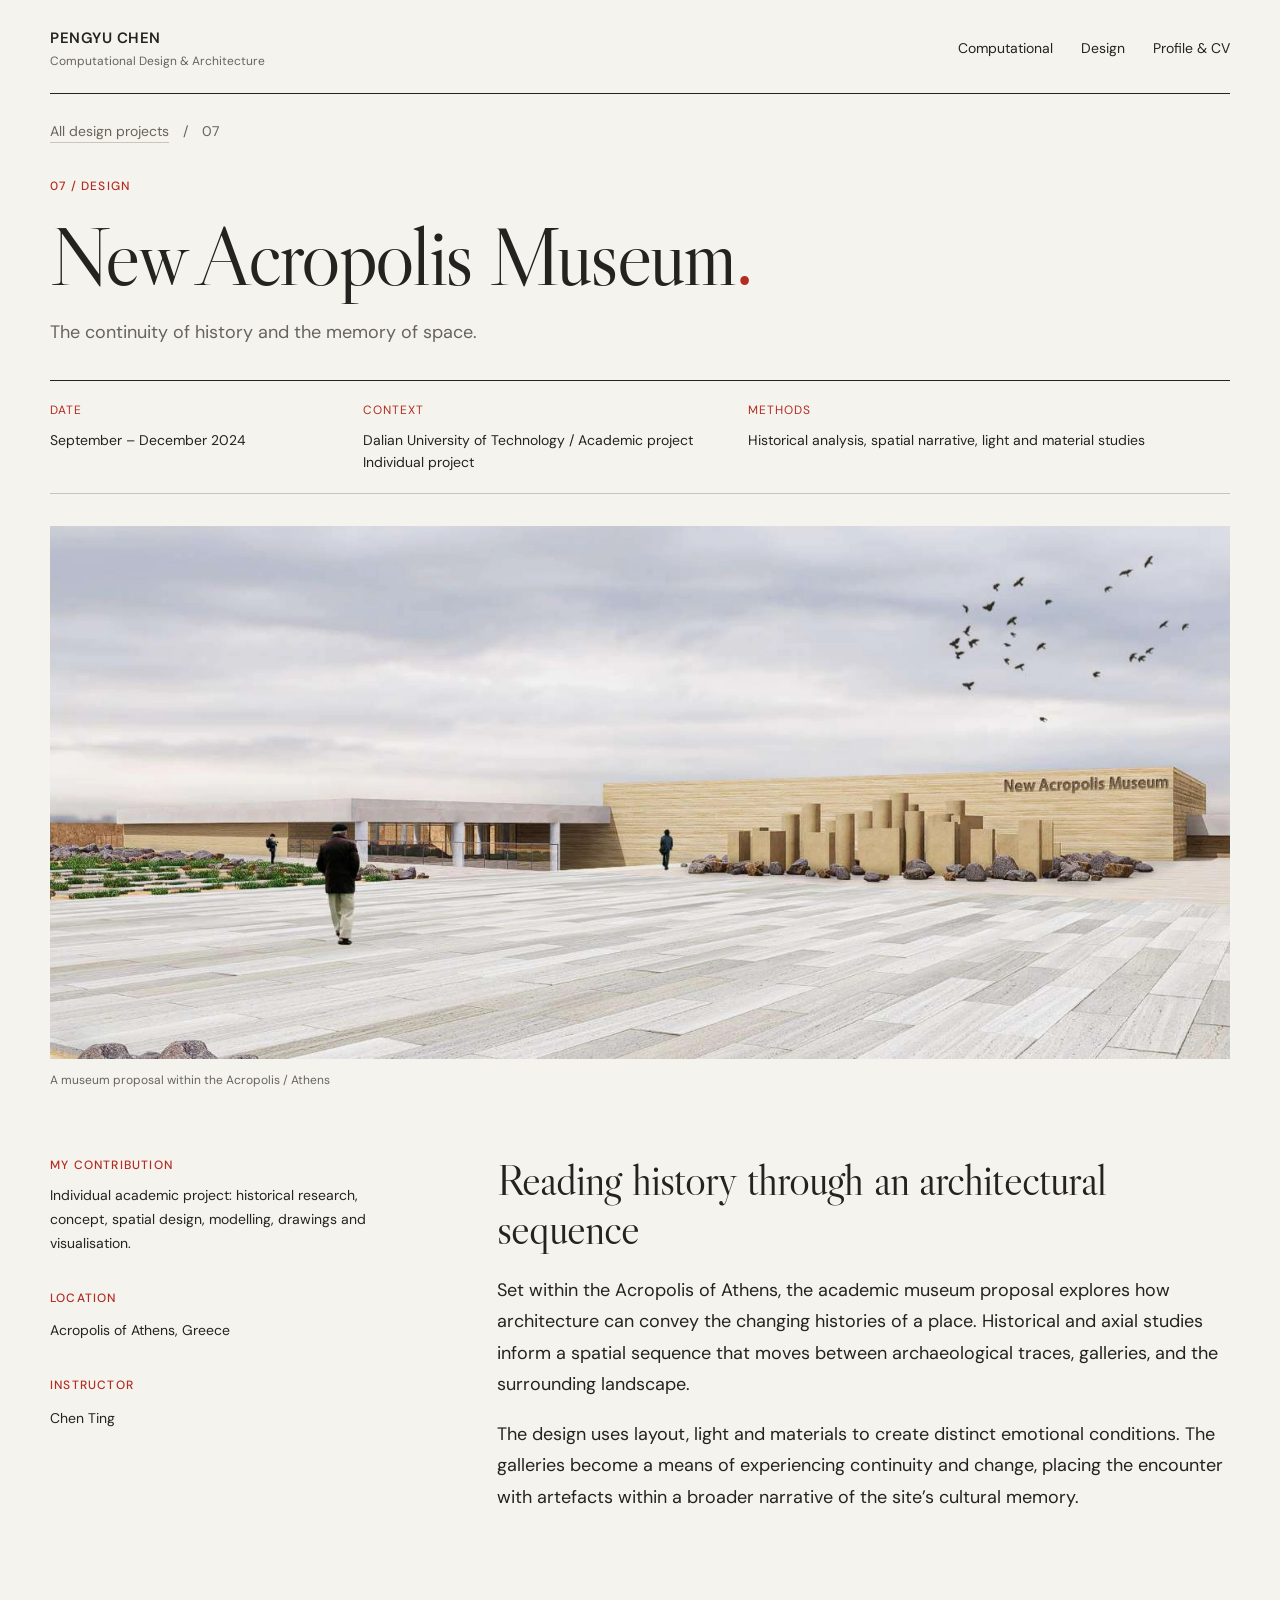
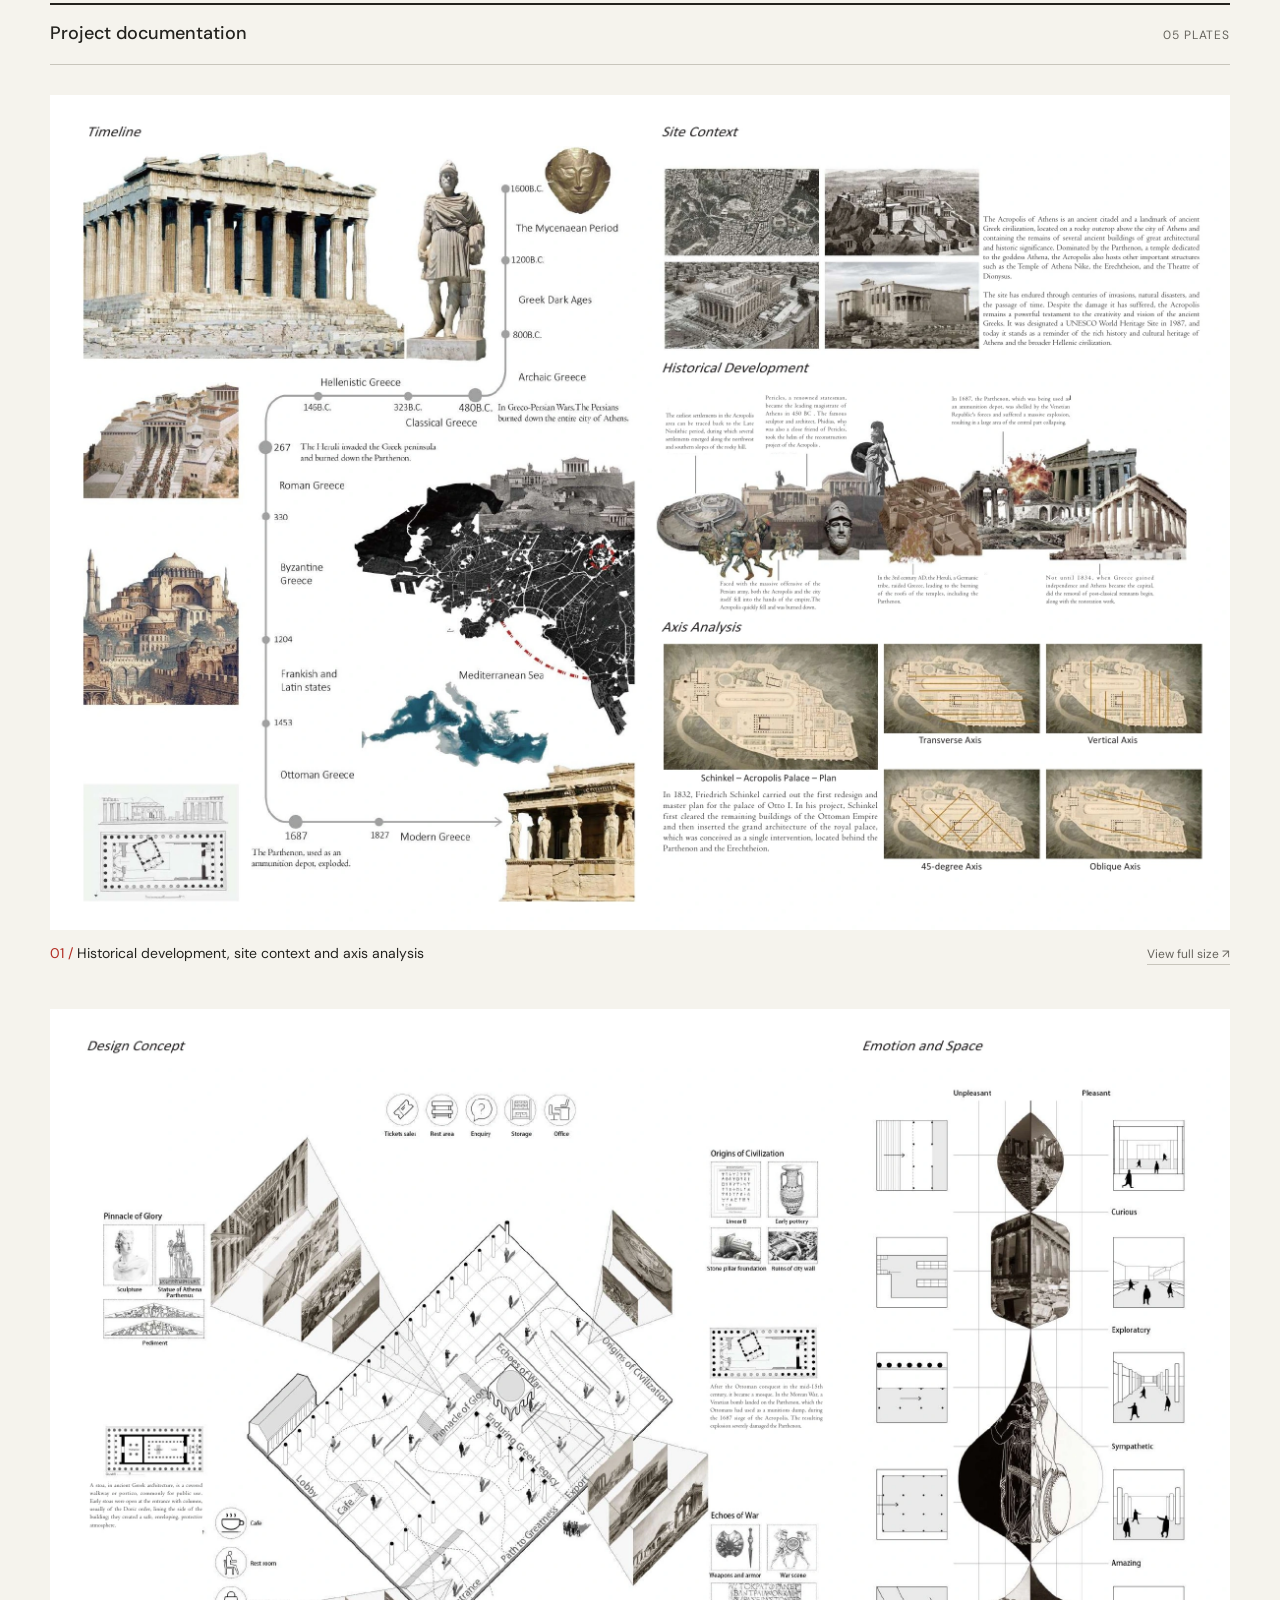
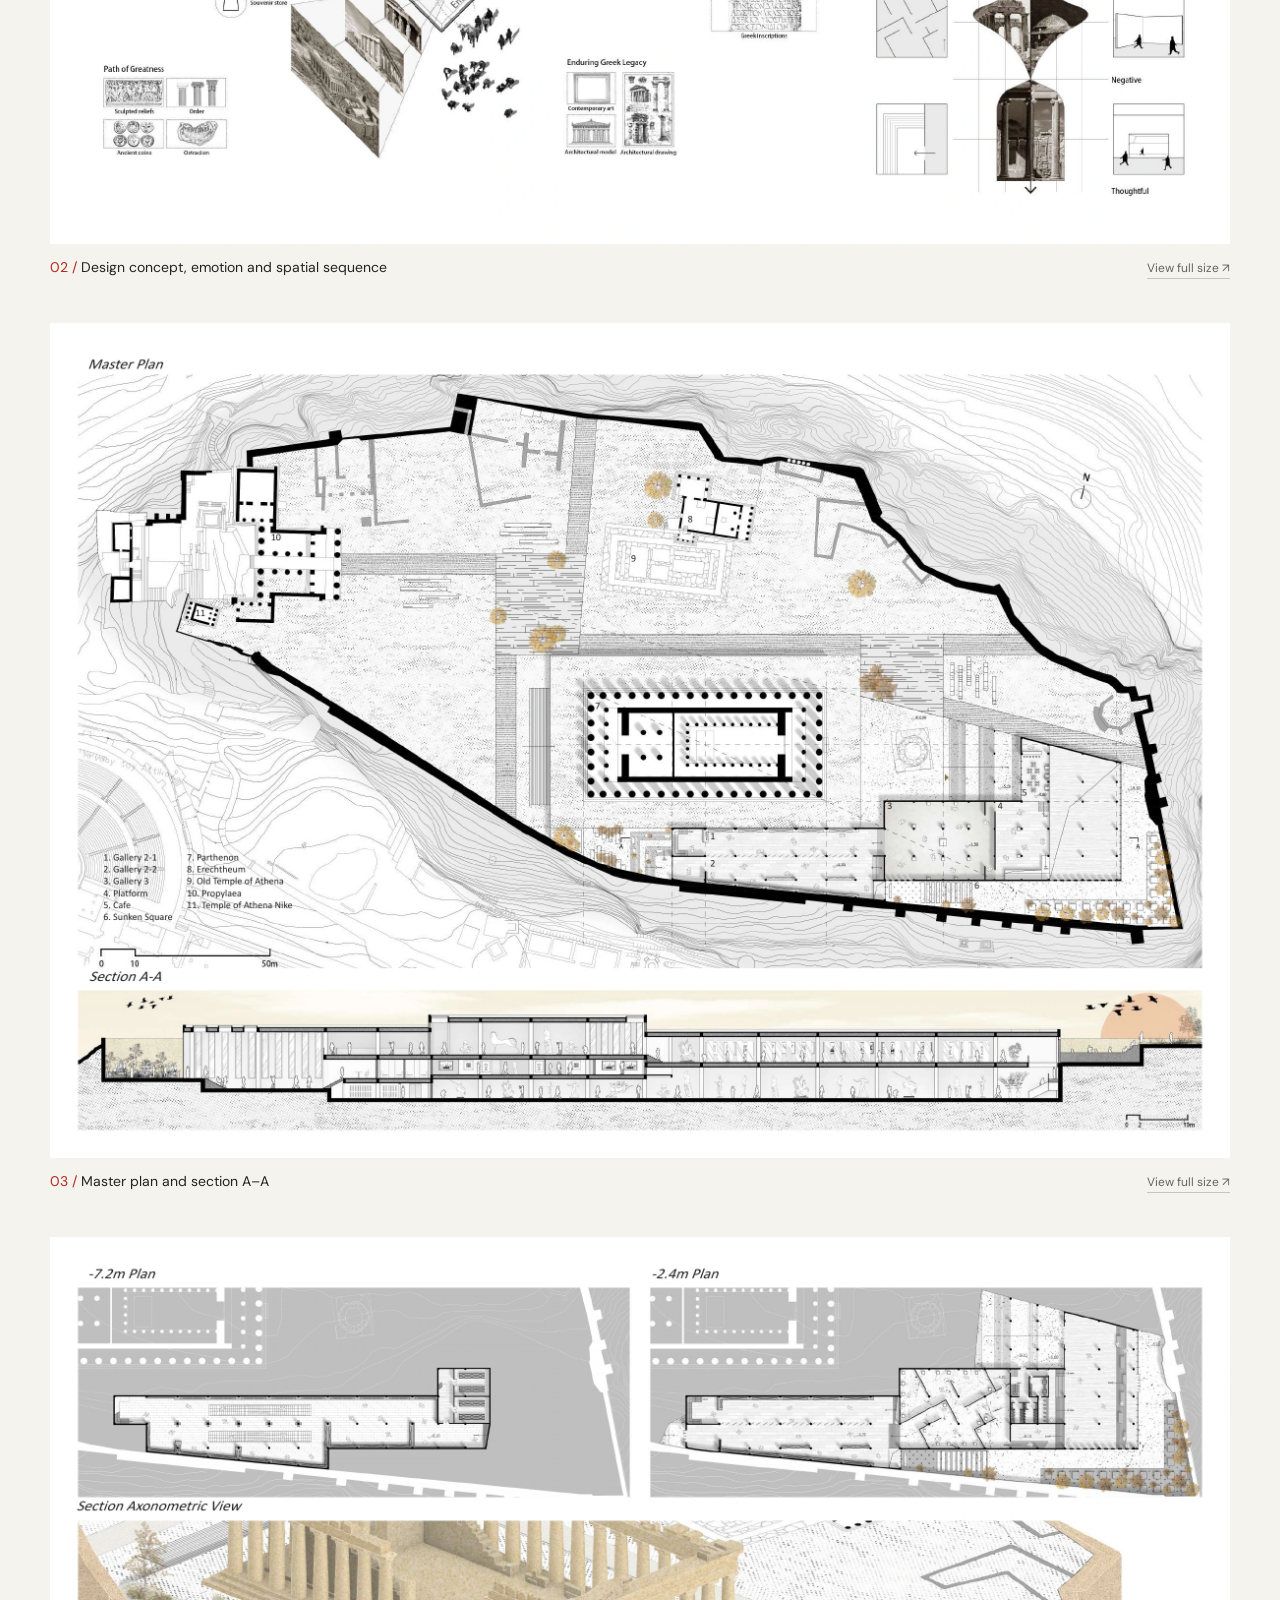
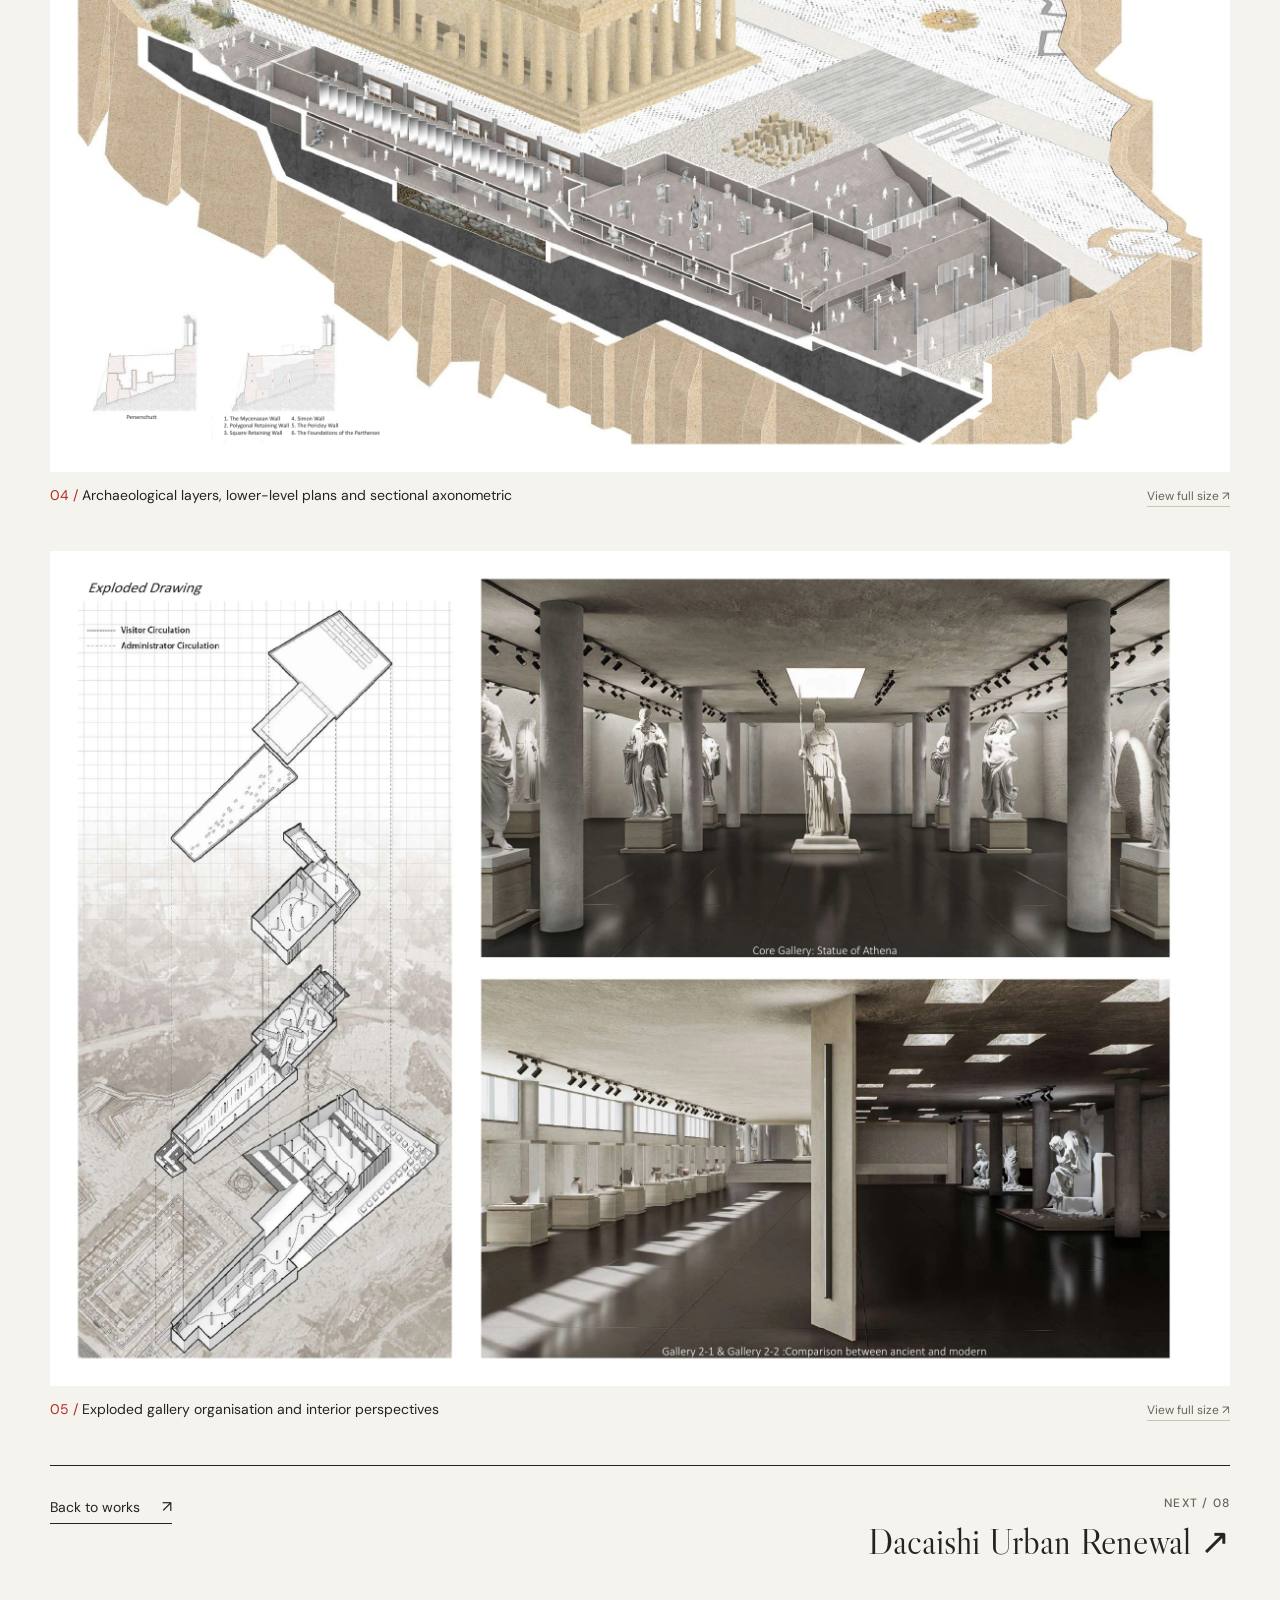
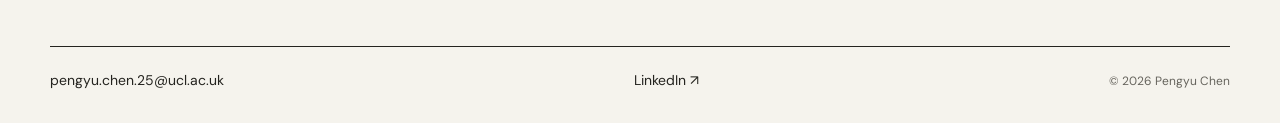
<file: projects/new-acropolis-museum.html>
<!doctype html>
<html lang="en-GB"><head><meta charset="utf-8"><meta name="viewport" content="width=device-width, initial-scale=1"><title>New Acropolis Museum — Pengyu Chen</title><meta name="description" content="A museum proposal exploring historical continuity and the emotional memory of space."><meta name="theme-color" content="#f5f3ed"><link rel="icon" type="image/svg+xml" href="data:image/svg+xml,%3Csvg xmlns='http://www.w3.org/2000/svg' viewBox='0 0 32 32'%3E%3Crect width='32' height='32' fill='%23b32c23'/%3E%3Ctext x='5' y='24' font-family='Georgia,serif' font-size='25' fill='%23f5f3ed'%3EP%3C/text%3E%3C/svg%3E"><link rel="stylesheet" href="../styles.css"><script src="../gallery.js" defer></script></head>
<body><a class="skip-link" href="#main">Skip to content</a><div class="wrap"><header class="site-header"><a class="brand" href="../index.html" aria-label="Pengyu Chen home"><span class="brand-name">PENGYU CHEN</span><span class="brand-role">Computational Design &amp; Architecture</span></a><nav class="nav" aria-label="Main navigation"><a href="../index.html#computational">Computational</a><a href="../index.html#design">Design</a><a href="../profile.html">Profile &amp; CV</a></nav></header><main id="main"><div class="breadcrumbs"><a href="../index.html#design">All design projects</a><span aria-hidden="true">/</span><span>07</span></div><header class="project-heading"><div class="kicker red">07 / Design</div><h1>New Acropolis Museum<span class="red">.</span></h1><p class="project-subtitle">The continuity of history and the memory of space.</p></header><dl class="project-facts"><div><dt>Date</dt><dd>September – December 2024</dd></div><div><dt>Context</dt><dd>Dalian University of Technology / Academic project<br>Individual project</dd></div><div><dt>Methods</dt><dd>Historical analysis, spatial narrative, light and material studies</dd></div></dl><figure class="project-cover"><img class="" src="../assets/acropolis-cover.webp" width="2286" height="1032" alt="Exterior visualisation of a museum proposal in the landscape of the Acropolis of Athens" fetchpriority="high"><figcaption>A museum proposal within the Acropolis / Athens</figcaption></figure><div class="project-story"><aside class="project-credits"><div class="credit"><h2 class="kicker">My contribution</h2><p>Individual academic project: historical research, concept, spatial design, modelling, drawings and visualisation.</p></div><div class="credit"><span class="kicker">Location</span><p>Acropolis of Athens, Greece</p></div><div class="credit"><span class="kicker">Instructor</span><p>Chen Ting</p></div></aside><section class="project-overview"><h2>Reading history through an architectural sequence</h2><p>Set within the Acropolis of Athens, the academic museum proposal explores how architecture can convey the changing histories of a place. Historical and axial studies inform a spatial sequence that moves between archaeological traces, galleries, and the surrounding landscape.</p><p>The design uses layout, light and materials to create distinct emotional conditions. The galleries become a means of experiencing continuity and change, placing the encounter with artefacts within a broader narrative of the site’s cultural memory.</p></section></div><section class="project-documentation" aria-labelledby="documentation-title"><div class="section-heading"><h2 id="documentation-title">Project documentation</h2><span class="count">05 PLATES</span></div><figure class="project-plate"><a class="plate-image" href="../assets/design-11.webp" data-view-image data-caption="Historical development, site context and axis analysis" aria-label="Enlarge: Historical development, site context and axis analysis"><img class="" src="../assets/design-11.webp" width="2400" height="1698" alt="Historical development, site context and axis analysis" loading="lazy" decoding="async"></a><figcaption><span><span class="red">01 /</span> Historical development, site context and axis analysis</span><a href="../assets/design-11.webp" data-view-image data-caption="Historical development, site context and axis analysis">View full size ↗</a></figcaption></figure><figure class="project-plate"><a class="plate-image" href="../assets/design-12.webp" data-view-image data-caption="Design concept, emotion and spatial sequence" aria-label="Enlarge: Design concept, emotion and spatial sequence"><img class="" src="../assets/design-12.webp" width="2400" height="1698" alt="Design concept, emotion and spatial sequence" loading="lazy" decoding="async"></a><figcaption><span><span class="red">02 /</span> Design concept, emotion and spatial sequence</span><a href="../assets/design-12.webp" data-view-image data-caption="Design concept, emotion and spatial sequence">View full size ↗</a></figcaption></figure><figure class="project-plate"><a class="plate-image" href="../assets/design-13.webp" data-view-image data-caption="Master plan and section A–A" aria-label="Enlarge: Master plan and section A–A"><img class="" src="../assets/design-13.webp" width="2400" height="1698" alt="Master plan and section A–A" loading="lazy" decoding="async"></a><figcaption><span><span class="red">03 /</span> Master plan and section A–A</span><a href="../assets/design-13.webp" data-view-image data-caption="Master plan and section A–A">View full size ↗</a></figcaption></figure><figure class="project-plate"><a class="plate-image" href="../assets/design-14.webp" data-view-image data-caption="Archaeological layers, lower-level plans and sectional axonometric" aria-label="Enlarge: Archaeological layers, lower-level plans and sectional axonometric"><img class="" src="../assets/design-14.webp" width="2400" height="1698" alt="Archaeological layers, lower-level plans and sectional axonometric" loading="lazy" decoding="async"></a><figcaption><span><span class="red">04 /</span> Archaeological layers, lower-level plans and sectional axonometric</span><a href="../assets/design-14.webp" data-view-image data-caption="Archaeological layers, lower-level plans and sectional axonometric">View full size ↗</a></figcaption></figure><figure class="project-plate"><a class="plate-image" href="../assets/design-15.webp" data-view-image data-caption="Exploded gallery organisation and interior perspectives" aria-label="Enlarge: Exploded gallery organisation and interior perspectives"><img class="" src="../assets/design-15.webp" width="2400" height="1698" alt="Exploded gallery organisation and interior perspectives" loading="lazy" decoding="async"></a><figcaption><span><span class="red">05 /</span> Exploded gallery organisation and interior perspectives</span><a href="../assets/design-15.webp" data-view-image data-caption="Exploded gallery organisation and interior perspectives">View full size ↗</a></figcaption></figure></section><nav class="project-end-nav" aria-label="Project navigation"><a class="text-link" href="../index.html#design">Back to works</a><a class="next-project" href="dacaishi-urban-renewal.html"><span class="kicker">Next / 08</span><span class="next-title">Dacaishi Urban Renewal <span aria-hidden="true">↗</span></span></a></nav><dialog class="image-viewer" aria-labelledby="viewer-caption"><div class="viewer-bar"><span id="viewer-caption"></span><div class="viewer-actions"><a id="viewer-original" target="_blank" rel="noopener">Full resolution ↗</a><button type="button" class="viewer-close">Close ×</button></div></div><div class="viewer-body"><img id="viewer-image" alt=""></div></dialog></main><footer class="site-footer"><a href="mailto:pengyu.chen.25@ucl.ac.uk">pengyu.chen.25@ucl.ac.uk</a><a href="https://www.linkedin.com/in/pengyu-chen-6166453a8" target="_blank" rel="noopener noreferrer">LinkedIn ↗</a><span class="footer-note">© 2026 Pengyu Chen</span></footer></div></body></html>
</file>
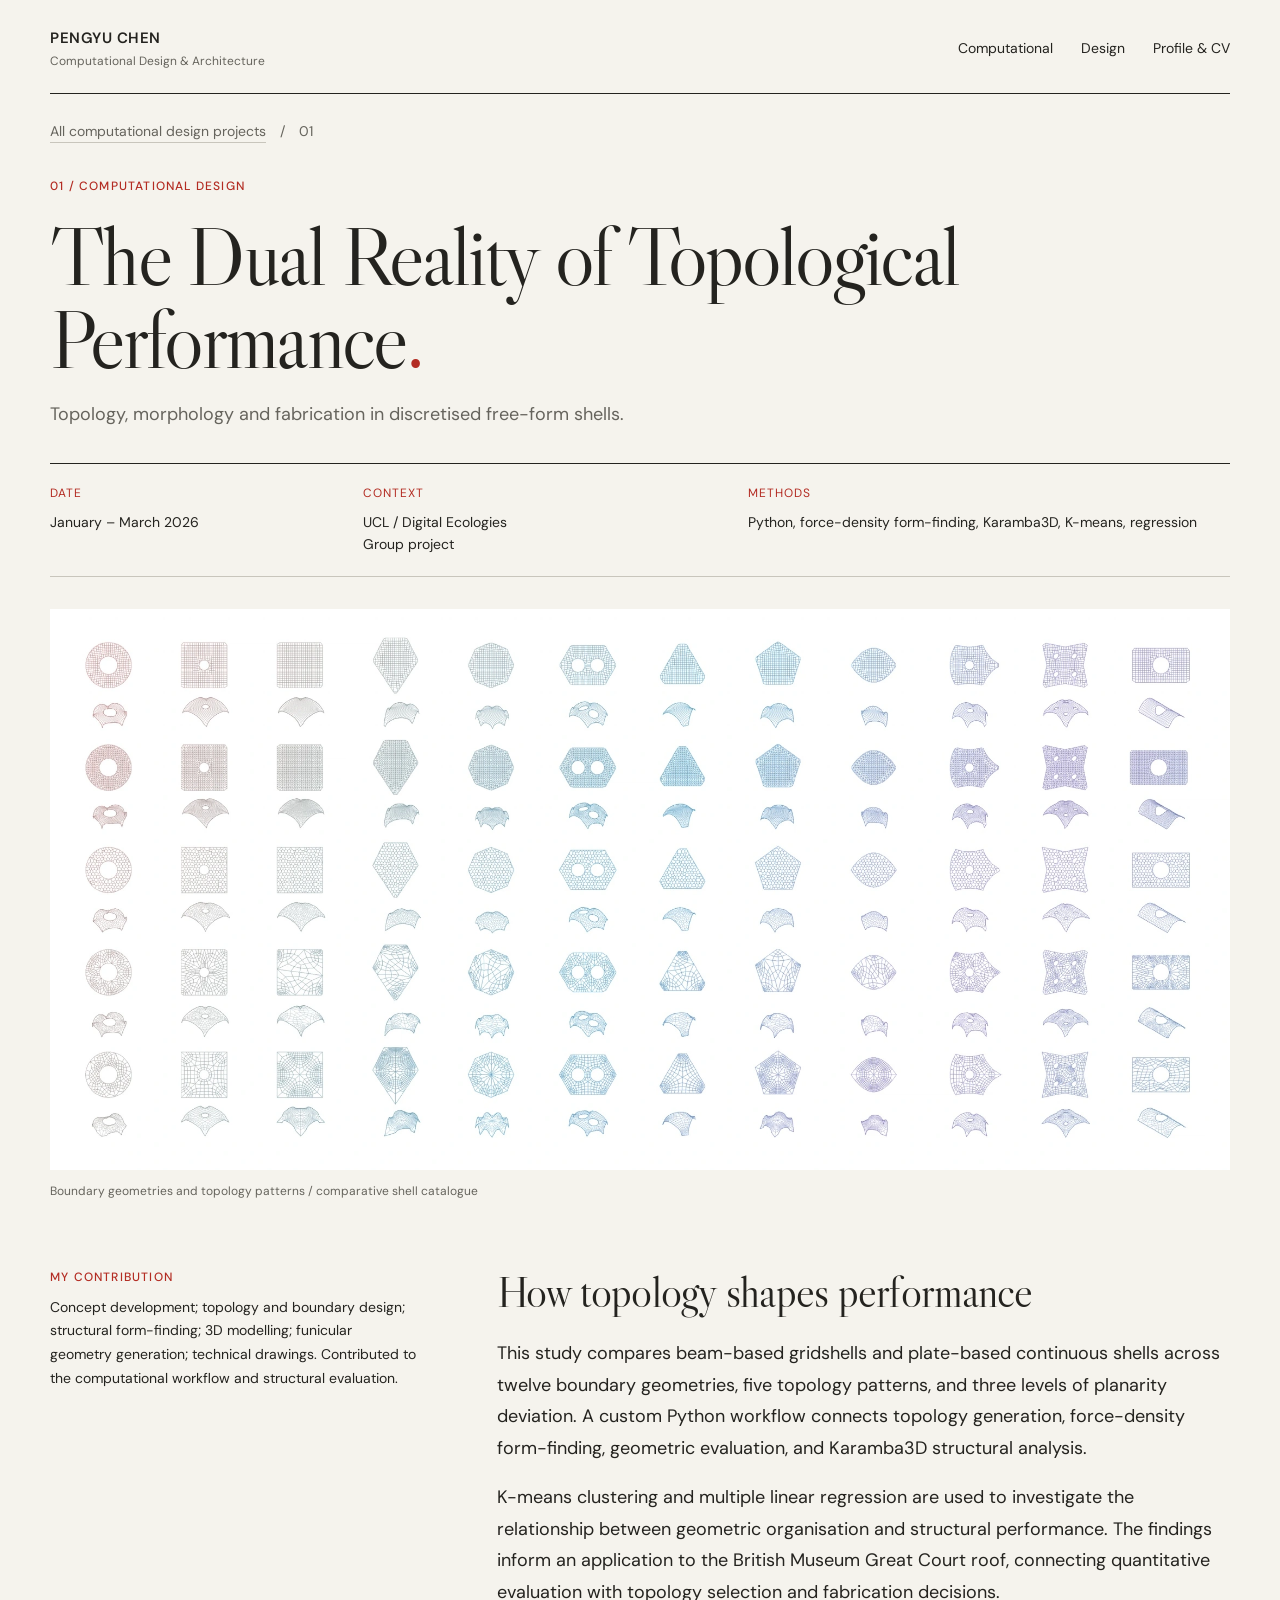
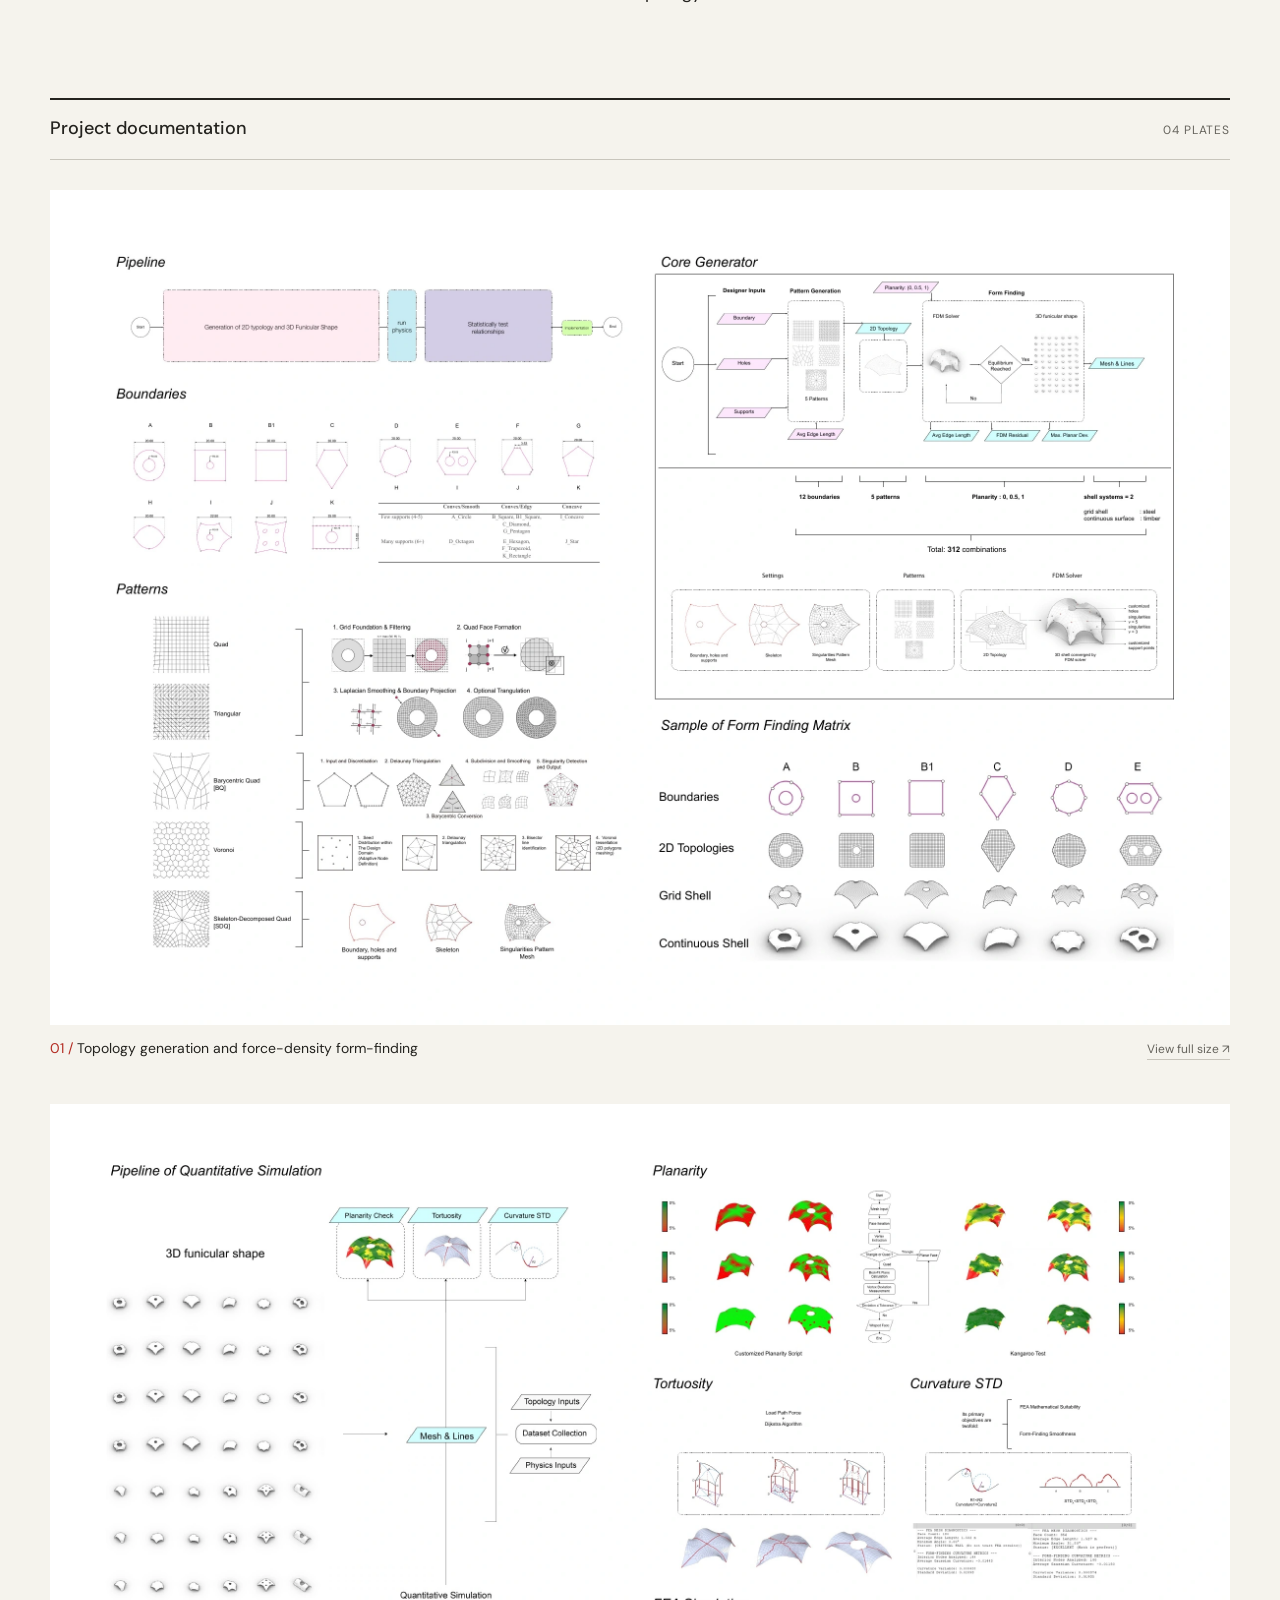
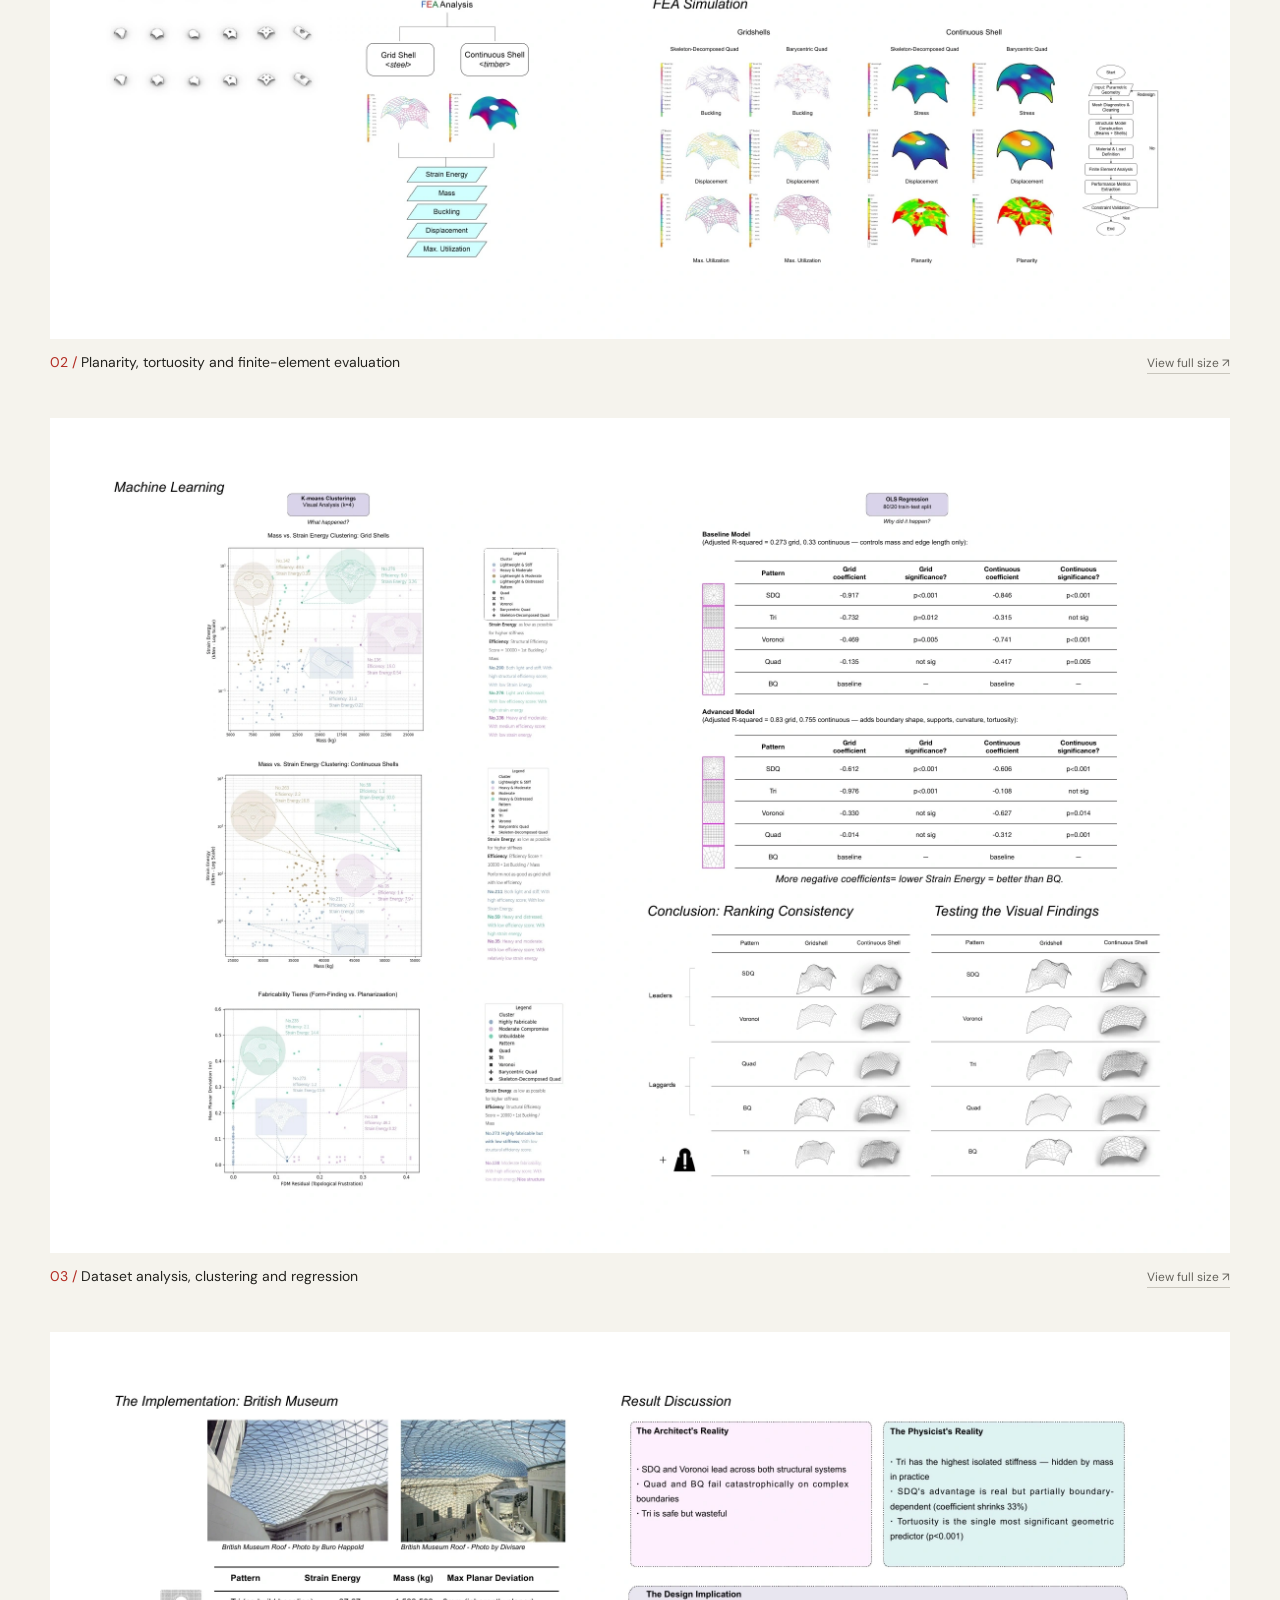
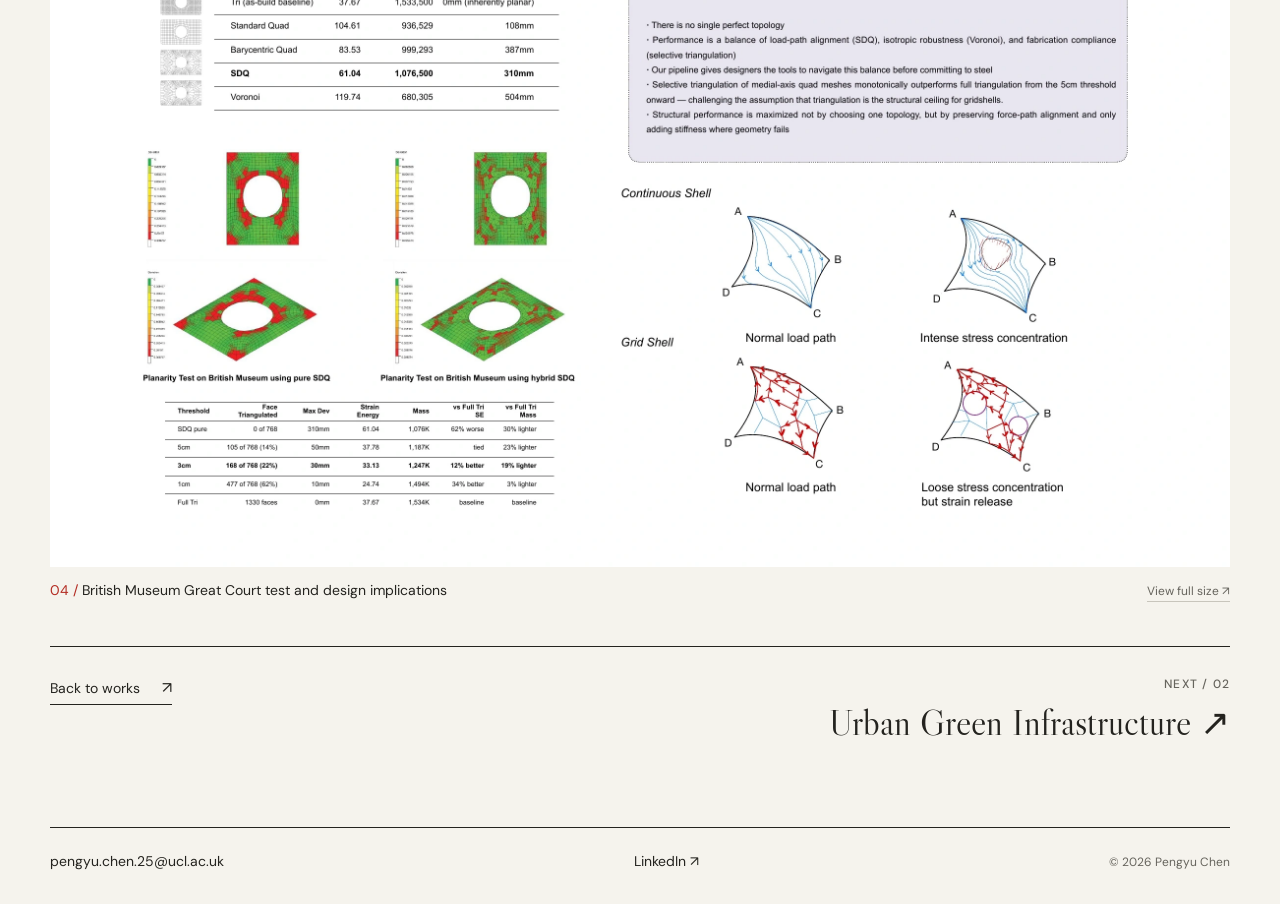
<file: projects/topological-performance.html>
<!doctype html>
<html lang="en-GB"><head><meta charset="utf-8"><meta name="viewport" content="width=device-width, initial-scale=1"><title>The Dual Reality of Topological Performance — Pengyu Chen</title><meta name="description" content="A comparative study of topology, structural efficiency, and fabrication in free-form shells."><meta name="theme-color" content="#f5f3ed"><link rel="icon" type="image/svg+xml" href="data:image/svg+xml,%3Csvg xmlns='http://www.w3.org/2000/svg' viewBox='0 0 32 32'%3E%3Crect width='32' height='32' fill='%23b32c23'/%3E%3Ctext x='5' y='24' font-family='Georgia,serif' font-size='25' fill='%23f5f3ed'%3EP%3C/text%3E%3C/svg%3E"><link rel="stylesheet" href="../styles.css"><script src="../gallery.js" defer></script></head>
<body><a class="skip-link" href="#main">Skip to content</a><div class="wrap"><header class="site-header"><a class="brand" href="../index.html" aria-label="Pengyu Chen home"><span class="brand-name">PENGYU CHEN</span><span class="brand-role">Computational Design &amp; Architecture</span></a><nav class="nav" aria-label="Main navigation"><a href="../index.html#computational">Computational</a><a href="../index.html#design">Design</a><a href="../profile.html">Profile &amp; CV</a></nav></header><main id="main"><div class="breadcrumbs"><a href="../index.html#computational">All computational design projects</a><span aria-hidden="true">/</span><span>01</span></div><header class="project-heading"><div class="kicker red">01 / Computational Design</div><h1>The Dual Reality of Topological Performance<span class="red">.</span></h1><p class="project-subtitle">Topology, morphology and fabrication in discretised free-form shells.</p></header><dl class="project-facts"><div><dt>Date</dt><dd>January – March 2026</dd></div><div><dt>Context</dt><dd>UCL / Digital Ecologies<br>Group project</dd></div><div><dt>Methods</dt><dd>Python, force-density form-finding, Karamba3D, K-means, regression</dd></div></dl><figure class="project-cover"><img class="" src="../assets/topology-cover.webp" width="2174" height="1035" alt="Catalogue of twelve boundary geometries across five shell topology patterns" fetchpriority="high"><figcaption>Boundary geometries and topology patterns / comparative shell catalogue</figcaption></figure><div class="project-story"><aside class="project-credits"><div class="credit"><h2 class="kicker">My contribution</h2><p>Concept development; topology and boundary design; structural form-finding; 3D modelling; funicular geometry generation; technical drawings. Contributed to the computational workflow and structural evaluation.</p></div></aside><section class="project-overview"><h2>How topology shapes performance</h2><p>This study compares beam-based gridshells and plate-based continuous shells across twelve boundary geometries, five topology patterns, and three levels of planarity deviation. A custom Python workflow connects topology generation, force-density form-finding, geometric evaluation, and Karamba3D structural analysis.</p><p>K-means clustering and multiple linear regression are used to investigate the relationship between geometric organisation and structural performance. The findings inform an application to the British Museum Great Court roof, connecting quantitative evaluation with topology selection and fabrication decisions.</p></section></div><section class="project-documentation" aria-labelledby="documentation-title"><div class="section-heading"><h2 id="documentation-title">Project documentation</h2><span class="count">04 PLATES</span></div><figure class="project-plate"><a class="plate-image" href="../assets/computational-04.webp" data-view-image data-caption="Topology generation and force-density form-finding" aria-label="Enlarge: Topology generation and force-density form-finding"><img class="" src="../assets/computational-04.webp" width="2400" height="1698" alt="Topology generation and force-density form-finding" loading="lazy" decoding="async"></a><figcaption><span><span class="red">01 /</span> Topology generation and force-density form-finding</span><a href="../assets/computational-04.webp" data-view-image data-caption="Topology generation and force-density form-finding">View full size ↗</a></figcaption></figure><figure class="project-plate"><a class="plate-image" href="../assets/computational-05.webp" data-view-image data-caption="Planarity, tortuosity and finite-element evaluation" aria-label="Enlarge: Planarity, tortuosity and finite-element evaluation"><img class="" src="../assets/computational-05.webp" width="2400" height="1698" alt="Planarity, tortuosity and finite-element evaluation" loading="lazy" decoding="async"></a><figcaption><span><span class="red">02 /</span> Planarity, tortuosity and finite-element evaluation</span><a href="../assets/computational-05.webp" data-view-image data-caption="Planarity, tortuosity and finite-element evaluation">View full size ↗</a></figcaption></figure><figure class="project-plate"><a class="plate-image" href="../assets/computational-06.webp" data-view-image data-caption="Dataset analysis, clustering and regression" aria-label="Enlarge: Dataset analysis, clustering and regression"><img class="" src="../assets/computational-06.webp" width="2400" height="1698" alt="Dataset analysis, clustering and regression" loading="lazy" decoding="async"></a><figcaption><span><span class="red">03 /</span> Dataset analysis, clustering and regression</span><a href="../assets/computational-06.webp" data-view-image data-caption="Dataset analysis, clustering and regression">View full size ↗</a></figcaption></figure><figure class="project-plate"><a class="plate-image" href="../assets/computational-07.webp" data-view-image data-caption="British Museum Great Court test and design implications" aria-label="Enlarge: British Museum Great Court test and design implications"><img class="" src="../assets/computational-07.webp" width="2400" height="1698" alt="British Museum Great Court test and design implications" loading="lazy" decoding="async"></a><figcaption><span><span class="red">04 /</span> British Museum Great Court test and design implications</span><a href="../assets/computational-07.webp" data-view-image data-caption="British Museum Great Court test and design implications">View full size ↗</a></figcaption></figure></section><nav class="project-end-nav" aria-label="Project navigation"><a class="text-link" href="../index.html#computational">Back to works</a><a class="next-project" href="urban-green-infrastructure.html"><span class="kicker">Next / 02</span><span class="next-title">Urban Green Infrastructure <span aria-hidden="true">↗</span></span></a></nav><dialog class="image-viewer" aria-labelledby="viewer-caption"><div class="viewer-bar"><span id="viewer-caption"></span><div class="viewer-actions"><a id="viewer-original" target="_blank" rel="noopener">Full resolution ↗</a><button type="button" class="viewer-close">Close ×</button></div></div><div class="viewer-body"><img id="viewer-image" alt=""></div></dialog></main><footer class="site-footer"><a href="mailto:pengyu.chen.25@ucl.ac.uk">pengyu.chen.25@ucl.ac.uk</a><a href="https://www.linkedin.com/in/pengyu-chen-6166453a8" target="_blank" rel="noopener noreferrer">LinkedIn ↗</a><span class="footer-note">© 2026 Pengyu Chen</span></footer></div></body></html>
</file>
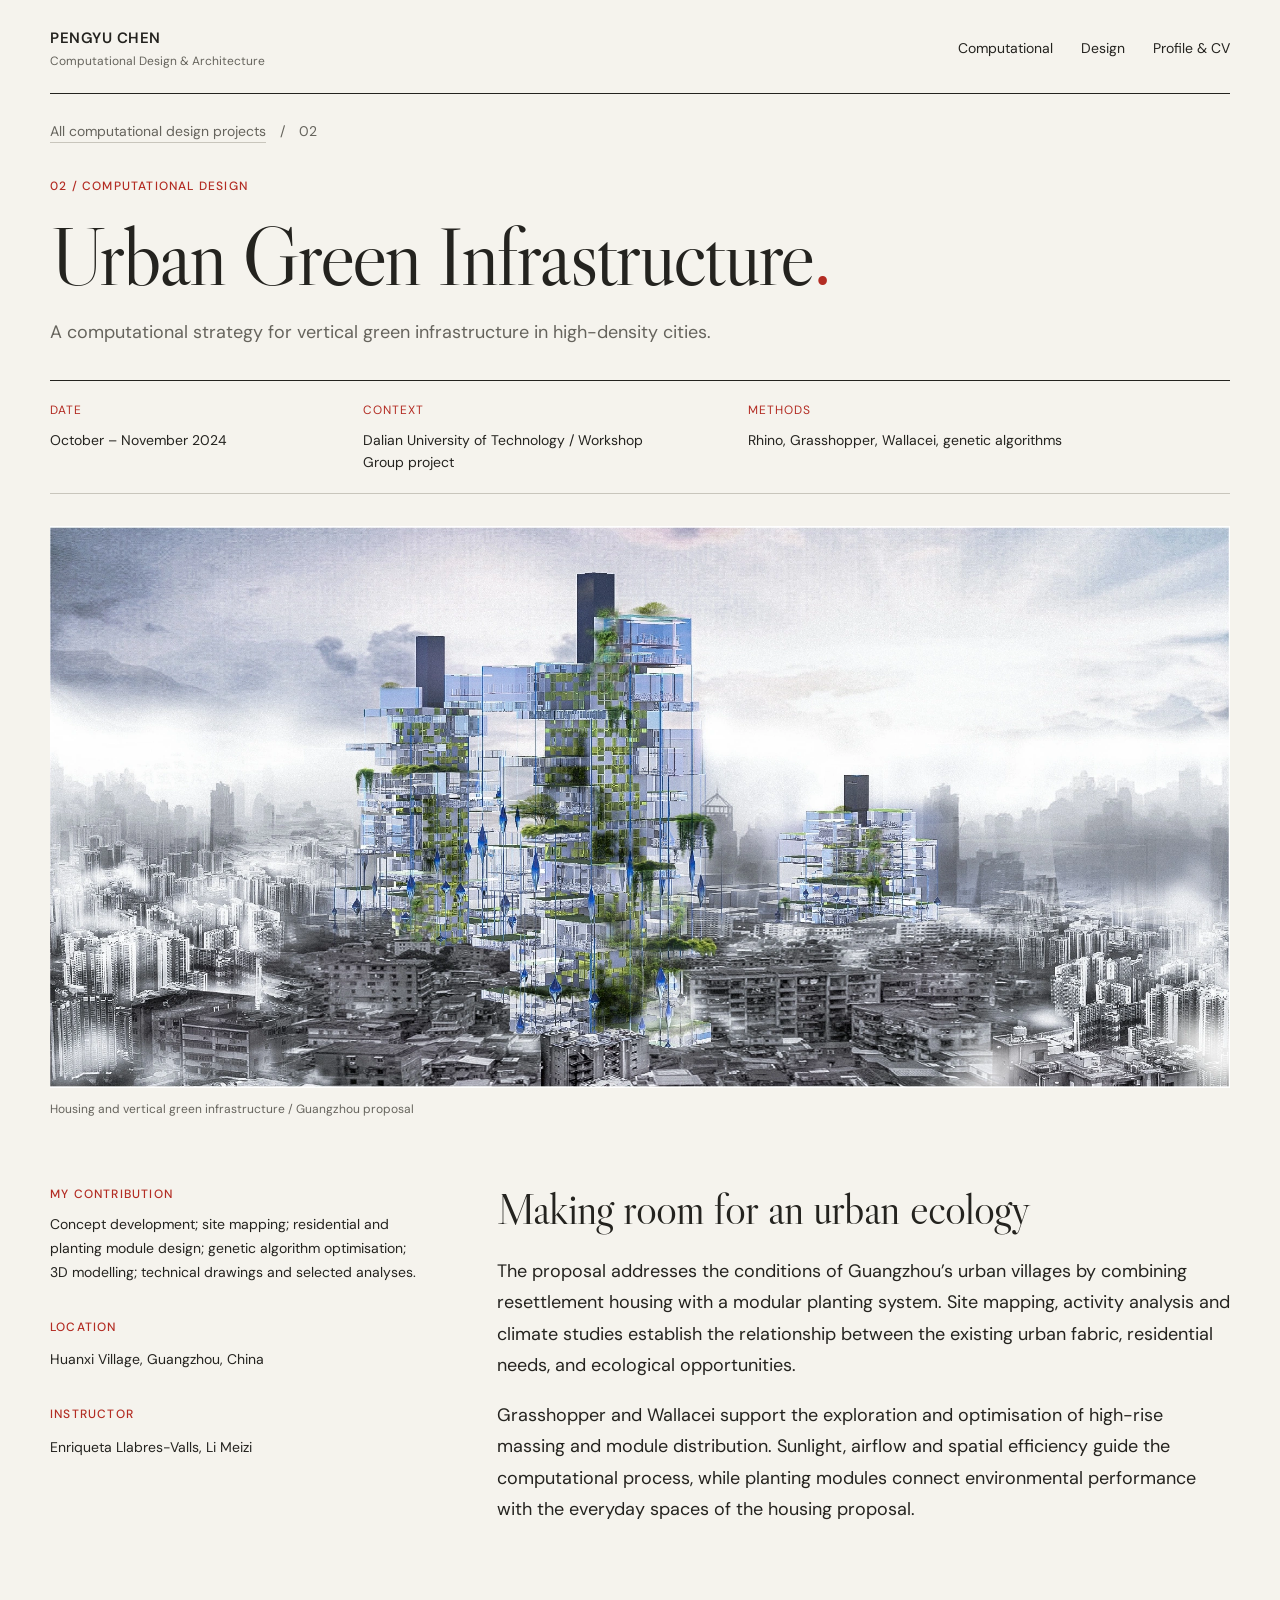
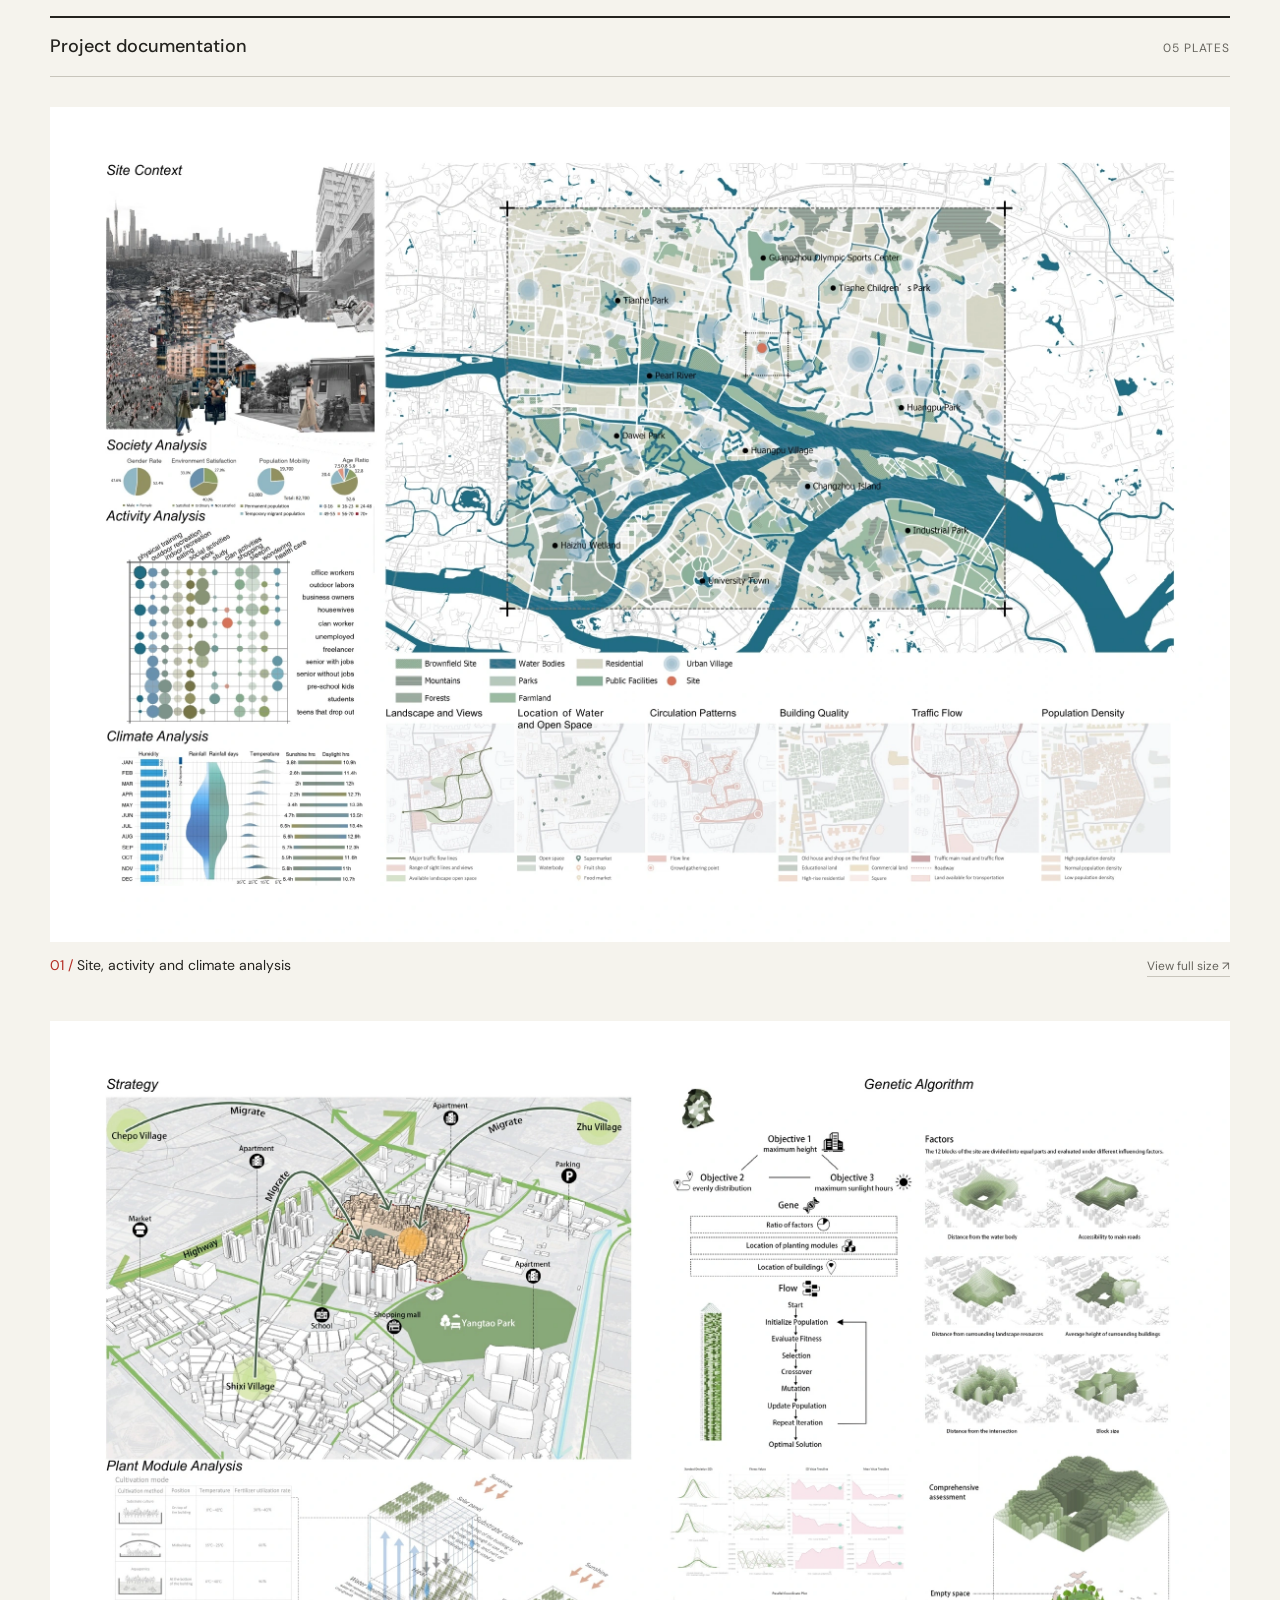
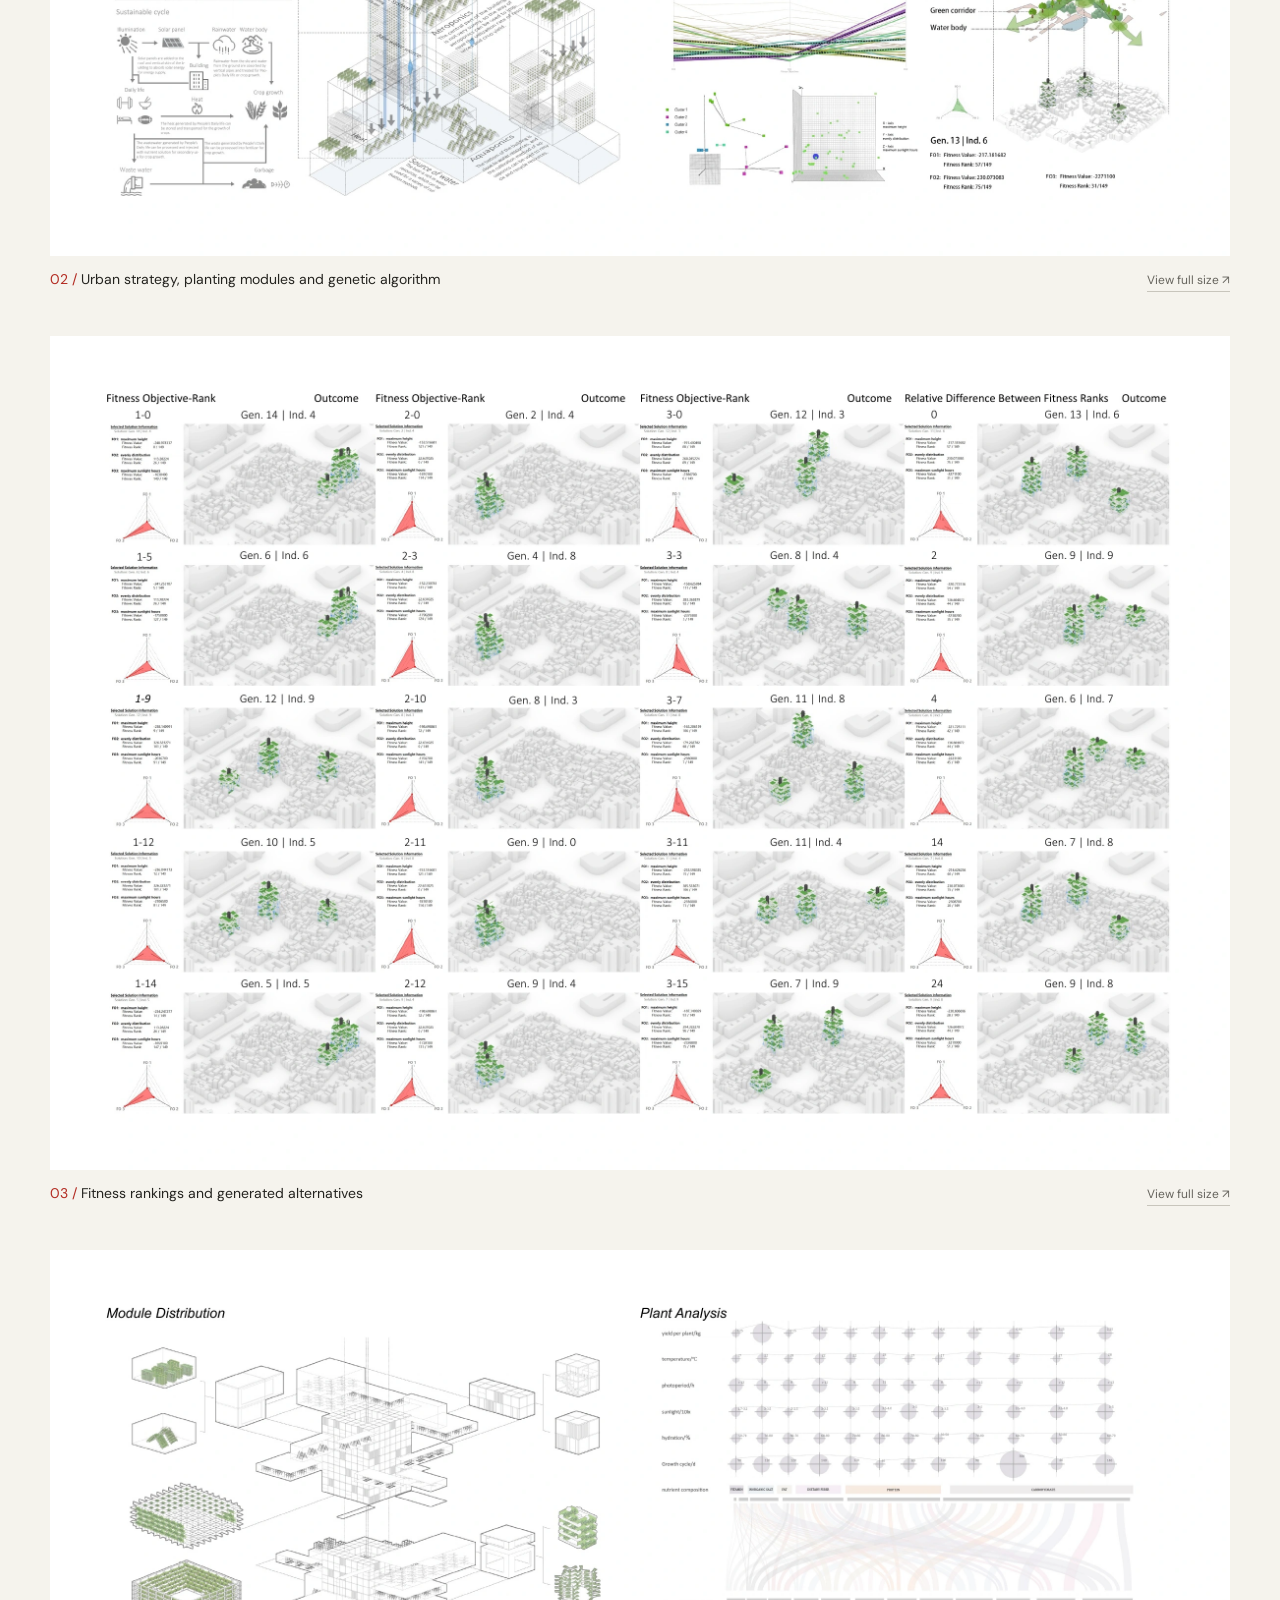
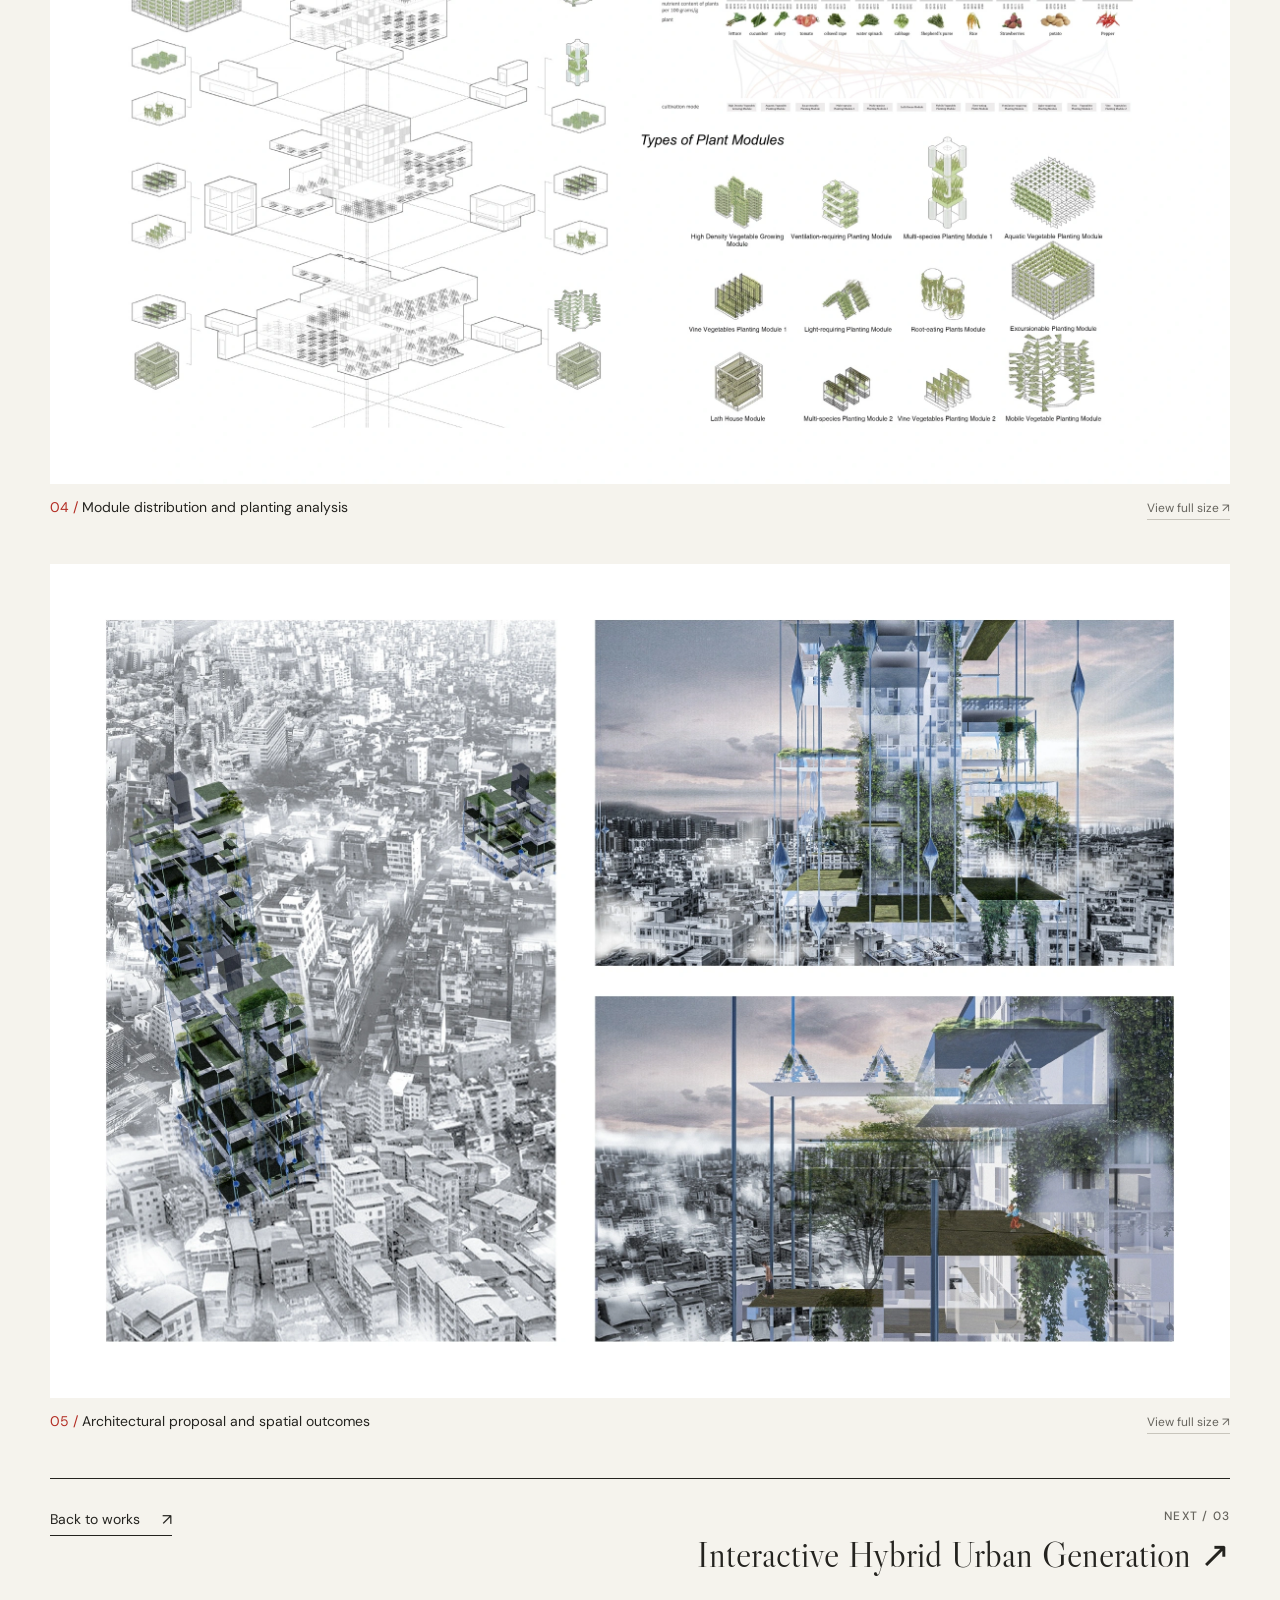
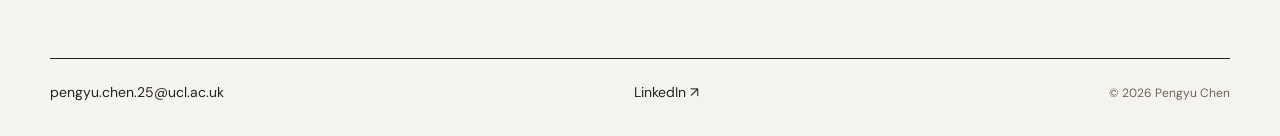
<file: projects/urban-green-infrastructure.html>
<!doctype html>
<html lang="en-GB"><head><meta charset="utf-8"><meta name="viewport" content="width=device-width, initial-scale=1"><title>Urban Green Infrastructure — Pengyu Chen</title><meta name="description" content="Housing and vertical planting modules developed through environmental optimisation in a dense urban context."><meta name="theme-color" content="#f5f3ed"><link rel="icon" type="image/svg+xml" href="data:image/svg+xml,%3Csvg xmlns='http://www.w3.org/2000/svg' viewBox='0 0 32 32'%3E%3Crect width='32' height='32' fill='%23b32c23'/%3E%3Ctext x='5' y='24' font-family='Georgia,serif' font-size='25' fill='%23f5f3ed'%3EP%3C/text%3E%3C/svg%3E"><link rel="stylesheet" href="../styles.css"><script src="../gallery.js" defer></script></head>
<body><a class="skip-link" href="#main">Skip to content</a><div class="wrap"><header class="site-header"><a class="brand" href="../index.html" aria-label="Pengyu Chen home"><span class="brand-name">PENGYU CHEN</span><span class="brand-role">Computational Design &amp; Architecture</span></a><nav class="nav" aria-label="Main navigation"><a href="../index.html#computational">Computational</a><a href="../index.html#design">Design</a><a href="../profile.html">Profile &amp; CV</a></nav></header><main id="main"><div class="breadcrumbs"><a href="../index.html#computational">All computational design projects</a><span aria-hidden="true">/</span><span>02</span></div><header class="project-heading"><div class="kicker red">02 / Computational Design</div><h1>Urban Green Infrastructure<span class="red">.</span></h1><p class="project-subtitle">A computational strategy for vertical green infrastructure in high-density cities.</p></header><dl class="project-facts"><div><dt>Date</dt><dd>October – November 2024</dd></div><div><dt>Context</dt><dd>Dalian University of Technology / Workshop<br>Group project</dd></div><div><dt>Methods</dt><dd>Rhino, Grasshopper, Wallacei, genetic algorithms</dd></div></dl><figure class="project-cover"><img class="" src="../assets/green-cover.webp" width="2174" height="1035" alt="Architectural visualisation of high-rise housing with integrated vertical planting in Guangzhou" fetchpriority="high"><figcaption>Housing and vertical green infrastructure / Guangzhou proposal</figcaption></figure><div class="project-story"><aside class="project-credits"><div class="credit"><h2 class="kicker">My contribution</h2><p>Concept development; site mapping; residential and planting module design; genetic algorithm optimisation; 3D modelling; technical drawings and selected analyses.</p></div><div class="credit"><span class="kicker">Location</span><p>Huanxi Village, Guangzhou, China</p></div><div class="credit"><span class="kicker">Instructor</span><p>Enriqueta Llabres-Valls, Li Meizi</p></div></aside><section class="project-overview"><h2>Making room for an urban ecology</h2><p>The proposal addresses the conditions of Guangzhou’s urban villages by combining resettlement housing with a modular planting system. Site mapping, activity analysis and climate studies establish the relationship between the existing urban fabric, residential needs, and ecological opportunities.</p><p>Grasshopper and Wallacei support the exploration and optimisation of high-rise massing and module distribution. Sunlight, airflow and spatial efficiency guide the computational process, while planting modules connect environmental performance with the everyday spaces of the housing proposal.</p></section></div><section class="project-documentation" aria-labelledby="documentation-title"><div class="section-heading"><h2 id="documentation-title">Project documentation</h2><span class="count">05 PLATES</span></div><figure class="project-plate"><a class="plate-image" href="../assets/computational-09.webp" data-view-image data-caption="Site, activity and climate analysis" aria-label="Enlarge: Site, activity and climate analysis"><img class="" src="../assets/computational-09.webp" width="2400" height="1698" alt="Site, activity and climate analysis" loading="lazy" decoding="async"></a><figcaption><span><span class="red">01 /</span> Site, activity and climate analysis</span><a href="../assets/computational-09.webp" data-view-image data-caption="Site, activity and climate analysis">View full size ↗</a></figcaption></figure><figure class="project-plate"><a class="plate-image" href="../assets/computational-10.webp" data-view-image data-caption="Urban strategy, planting modules and genetic algorithm" aria-label="Enlarge: Urban strategy, planting modules and genetic algorithm"><img class="" src="../assets/computational-10.webp" width="2400" height="1698" alt="Urban strategy, planting modules and genetic algorithm" loading="lazy" decoding="async"></a><figcaption><span><span class="red">02 /</span> Urban strategy, planting modules and genetic algorithm</span><a href="../assets/computational-10.webp" data-view-image data-caption="Urban strategy, planting modules and genetic algorithm">View full size ↗</a></figcaption></figure><figure class="project-plate"><a class="plate-image" href="../assets/computational-11.webp" data-view-image data-caption="Fitness rankings and generated alternatives" aria-label="Enlarge: Fitness rankings and generated alternatives"><img class="" src="../assets/computational-11.webp" width="2400" height="1698" alt="Fitness rankings and generated alternatives" loading="lazy" decoding="async"></a><figcaption><span><span class="red">03 /</span> Fitness rankings and generated alternatives</span><a href="../assets/computational-11.webp" data-view-image data-caption="Fitness rankings and generated alternatives">View full size ↗</a></figcaption></figure><figure class="project-plate"><a class="plate-image" href="../assets/computational-12.webp" data-view-image data-caption="Module distribution and planting analysis" aria-label="Enlarge: Module distribution and planting analysis"><img class="" src="../assets/computational-12.webp" width="2400" height="1698" alt="Module distribution and planting analysis" loading="lazy" decoding="async"></a><figcaption><span><span class="red">04 /</span> Module distribution and planting analysis</span><a href="../assets/computational-12.webp" data-view-image data-caption="Module distribution and planting analysis">View full size ↗</a></figcaption></figure><figure class="project-plate"><a class="plate-image" href="../assets/computational-13.webp" data-view-image data-caption="Architectural proposal and spatial outcomes" aria-label="Enlarge: Architectural proposal and spatial outcomes"><img class="" src="../assets/computational-13.webp" width="2400" height="1698" alt="Architectural proposal and spatial outcomes" loading="lazy" decoding="async"></a><figcaption><span><span class="red">05 /</span> Architectural proposal and spatial outcomes</span><a href="../assets/computational-13.webp" data-view-image data-caption="Architectural proposal and spatial outcomes">View full size ↗</a></figcaption></figure></section><nav class="project-end-nav" aria-label="Project navigation"><a class="text-link" href="../index.html#computational">Back to works</a><a class="next-project" href="hybrid-urban-generation.html"><span class="kicker">Next / 03</span><span class="next-title">Interactive Hybrid Urban Generation <span aria-hidden="true">↗</span></span></a></nav><dialog class="image-viewer" aria-labelledby="viewer-caption"><div class="viewer-bar"><span id="viewer-caption"></span><div class="viewer-actions"><a id="viewer-original" target="_blank" rel="noopener">Full resolution ↗</a><button type="button" class="viewer-close">Close ×</button></div></div><div class="viewer-body"><img id="viewer-image" alt=""></div></dialog></main><footer class="site-footer"><a href="mailto:pengyu.chen.25@ucl.ac.uk">pengyu.chen.25@ucl.ac.uk</a><a href="https://www.linkedin.com/in/pengyu-chen-6166453a8" target="_blank" rel="noopener noreferrer">LinkedIn ↗</a><span class="footer-note">© 2026 Pengyu Chen</span></footer></div></body></html>
</file>
<file: styles.css>
@import url('https://fonts.googleapis.com/css2?family=DM+Sans:wght@400;500;600;700&family=Libre+Caslon+Display&display=swap');
:root{--paper:#f5f3ed;--ink:#24231f;--muted:#66645d;--rule:#c8c5bc;--accent:#b32c23;--image:#e8e6df;--serif:'Libre Caslon Display',Georgia,serif;--sans:'DM Sans',Arial,sans-serif;}
*{box-sizing:border-box}html{scroll-behavior:smooth;scroll-padding-top:1.5rem}body{margin:0;background:var(--paper);color:var(--ink);font-family:var(--sans);font-size:1rem;line-height:1.6}a{color:inherit;text-decoration:none}a:hover{color:var(--accent)}button{font:inherit}img{display:block;max-width:100%;height:auto}::selection{background:var(--accent);color:#fff}.wrap{width:min(1180px,calc(100% - 88px));margin-inline:auto}.skip-link{position:absolute;top:-100px;left:20px;padding:10px 18px;background:var(--ink);color:var(--paper);z-index:10}.skip-link:focus{top:10px}.site-header{display:flex;align-items:center;justify-content:space-between;gap:24px;padding:28px 0 23px;border-bottom:1px solid var(--ink)}.brand{display:inline-flex;flex-direction:column;line-height:1.4}.brand-name{font-weight:600;font-size:.9375rem;letter-spacing:.035em}.brand-role{font-size:.75rem;color:var(--muted);margin-top:4px}.nav{display:flex;align-items:center;flex-wrap:wrap;gap:28px;font-size:.875rem}.nav a{border-bottom:1px solid transparent}.nav a[aria-current=page]{border-color:var(--accent);color:var(--accent)}.intro{display:grid;grid-template-columns:1.35fr 1fr;align-items:end;gap:60px;padding:44px 0 42px}.kicker{font-size:.75rem;letter-spacing:.1em;text-transform:uppercase;line-height:1.5;font-weight:500}.intro h1{font-family:var(--serif);font-size:clamp(4.75rem,9.5vw,8.75rem);line-height:.86;letter-spacing:-.045em;font-weight:400;margin:20px 0 0}.red{color:var(--accent)}.intro-text{max-width:330px;padding-bottom:4px}.intro-text p{margin:0 0 19px;font-size:1.125rem;line-height:1.6}.intro-text .kicker{color:var(--muted)}.section-heading{display:flex;align-items:baseline;justify-content:space-between;gap:20px;flex-wrap:wrap;border-top:2px solid var(--ink);border-bottom:1px solid var(--rule);padding:14px 0 16px;margin:0 0 30px}.section-heading h2{font-size:1.125rem;font-weight:500;margin:0}.section-heading .count{color:var(--muted);font-size:.75rem;letter-spacing:.07em}.feature{display:grid;grid-template-columns:1.65fr 1fr;gap:38px;margin-bottom:42px}.project-image{overflow:hidden;background:var(--image)}.project-image img{width:100%;aspect-ratio:1.65;object-fit:cover;transition:transform .35s ease}.project-link:hover .project-image img{transform:scale(1.025)}.feature .project-image img{aspect-ratio:1.48;object-fit:contain;background:#fff}.feature-text{display:flex;flex-direction:column;align-items:flex-start;justify-content:space-between}.project-number{font:400 4rem/.95 var(--serif);color:var(--accent)}.feature h3{font:400 clamp(2.15rem,3.15vw,3rem)/1.06 var(--serif);letter-spacing:-.02em;margin:20px 0 15px}.feature p{margin:0;font-size:1rem;color:var(--muted);max-width:30ch}.project-meta{display:flex;flex-wrap:wrap;gap:8px 16px;font-size:.75rem;color:var(--muted);line-height:1.5;margin:19px 0}.text-link{font-size:.875rem;border-bottom:1px solid var(--ink);padding-bottom:3px;display:inline-flex;align-items:center;gap:22px}.text-link::after{content:'↗';font-size:1rem}.site-footer{border-top:1px solid var(--ink);margin-top:84px;padding:22px 0 32px;display:flex;align-items:baseline;justify-content:space-between;flex-wrap:wrap;gap:12px 28px;font-size:.875rem}.site-footer .footer-note{color:var(--muted);font-size:.75rem}.work-section{margin-bottom:72px}
@media(min-width:1440px){.intro h1{font-size:9rem}}
@media(max-width:760px){.wrap{width:calc(100% - 40px)}.site-header{align-items:flex-start;padding-top:20px;gap:18px}.brand-role{max-width:180px}.nav{gap:12px 18px;justify-content:flex-end}.intro{grid-template-columns:1fr;gap:30px;padding:36px 0 32px}.intro h1{font-size:5.75rem}.intro-text{max-width:460px}.intro-text p{font-size:1rem;margin-bottom:10px}.feature{grid-template-columns:1fr;gap:22px}.feature-text{display:grid;grid-template-columns:44px 1fr;column-gap:20px}.project-number{font-size:3rem}.feature-text .feature-summary{grid-column:2}.feature h3{font-size:2.375rem;margin-top:0}.feature-text>.text-link{grid-column:2;justify-self:start;margin-top:22px}.section-heading{margin-bottom:20px}.site-footer{margin-top:56px}.work-section{margin-bottom:52px}}
@media(max-width:430px){.site-header{flex-direction:column;gap:16px}.brand-role{max-width:none}.nav{justify-content:flex-start;gap:24px}.intro h1{font-size:4.75rem}.intro{gap:24px}.feature-text{grid-template-columns:36px 1fr;gap:16px}.feature h3{font-size:2.125rem}.section-heading h2{font-size:1rem}}
@media(prefers-reduced-motion:reduce){html{scroll-behavior:auto}.project-image img{transition:none}.project-link:hover .project-image img{transform:none}}
.feature .project-image img{aspect-ratio:auto;object-fit:contain}.feature{align-items:stretch}.feature .project-image{display:flex;align-items:center;background:#fff}.work-grid{display:grid;grid-template-columns:1fr 1fr;gap:42px 36px}.work-card{min-width:0}.card-heading{display:grid;grid-template-columns:28px 1fr 20px;gap:14px;align-items:baseline;margin-top:17px}.card-number{color:var(--accent);font:400 1.5rem/1 var(--serif)}.work-card h3{font:400 2.15rem/1.1 var(--serif);letter-spacing:-.018em;margin:0}.card-arrow{font-size:1.25rem}.work-card p{font-size:1rem;line-height:1.6;color:var(--muted);margin:12px 0 0;padding-left:42px;max-width:47ch}.work-card .project-meta{margin:13px 0 0;padding-left:42px}.design-grid .work-card:last-child{grid-column:1/-1;display:grid;grid-template-columns:1.2fr 1fr;gap:0 40px}.design-grid .work-card:last-child>.project-link{display:contents}.design-grid .work-card:last-child .project-image{grid-column:1;grid-row:1/4}.design-grid .work-card:last-child .project-image img{aspect-ratio:1.7}.design-grid .work-card:last-child .card-heading{grid-column:2;margin-top:0;align-self:end}.design-grid .work-card:last-child p,.design-grid .work-card:last-child .project-meta{grid-column:2}.design-grid .work-card:last-child .project-meta{align-self:start}.breadcrumbs{display:flex;gap:14px;font-size:.875rem;color:var(--muted);margin:26px 0 34px}.breadcrumbs a{border-bottom:1px solid var(--rule)}.project-heading h1{font:400 clamp(3.25rem,6.5vw,6.25rem)/.99 var(--serif);letter-spacing:-.032em;max-width:1030px;margin:20px 0}.project-subtitle{font-size:1.125rem;max-width:700px;margin:0 0 34px;color:var(--muted)}.project-facts{display:grid;grid-template-columns:.8fr 1fr 1.35fr;gap:28px;border-top:1px solid var(--ink);border-bottom:1px solid var(--rule);padding:20px 0;margin:0 0 32px}.project-facts dt{font-size:.75rem;text-transform:uppercase;letter-spacing:.08em;color:var(--accent);margin-bottom:8px}.project-facts dd{font-size:.875rem;line-height:1.6;margin:0}.project-cover{margin:0}.project-cover>img{width:100%;height:auto;background:#fff}.project-cover figcaption{font-size:.75rem;color:var(--muted);margin:12px 0 0}.project-story{display:grid;grid-template-columns:1fr 2fr;gap:80px;margin:66px 0 72px}.credit{margin-bottom:28px}.credit .kicker{color:var(--accent);margin:0}.credit p{font-size:.875rem;line-height:1.7;margin:10px 0 0}.project-overview h2{font:400 2.75rem/1.1 var(--serif);letter-spacing:-.02em;margin:0 0 22px}.project-overview p{font-size:1.125rem;line-height:1.75;margin:0 0 18px}.project-plate{margin:0 0 44px}.plate-image{display:block;background:#fff;cursor:zoom-in}.plate-image img{width:100%;height:auto}.project-plate figcaption{display:flex;justify-content:space-between;align-items:baseline;flex-wrap:wrap;gap:10px 24px;font-size:.875rem;padding-top:12px}.project-plate figcaption>a{font-size:.75rem;border-bottom:1px solid var(--rule);white-space:nowrap;color:var(--muted)}.project-end-nav{display:grid;grid-template-columns:1fr 1.5fr;gap:40px;padding:28px 0 0;border-top:1px solid var(--ink);align-items:start}.project-end-nav>.text-link{justify-self:start}.next-project{display:flex;flex-direction:column;gap:10px;text-align:right}.next-project .kicker{color:var(--muted)}.next-title{font:400 2.25rem/1.1 var(--serif)}.profile-intro{padding:48px 0 52px}.profile-intro h1{font:400 clamp(4.2rem,8.5vw,8rem)/1 var(--serif);letter-spacing:-.04em;margin:16px 0 24px}.profile-intro-bottom{display:flex;align-items:flex-end;justify-content:space-between;gap:30px}.profile-intro-bottom p{max-width:630px;font-size:1.125rem;line-height:1.7;margin:0}.profile-intro-bottom>.text-link{flex-shrink:0;margin-bottom:7px}.profile-contact{display:flex;gap:24px;flex-wrap:wrap;font-size:.875rem;margin-top:28px}.profile-contact a{border-bottom:1px solid var(--rule)}.cv-section{display:grid;grid-template-columns:1fr 2.5fr;gap:60px;border-top:1px solid var(--ink);padding:26px 0 38px}.cv-section>h2{font:400 2.4rem/1 var(--serif);letter-spacing:-.02em;margin:0}.cv-entry{padding-bottom:24px;margin-bottom:24px;border-bottom:1px solid var(--rule)}.cv-entry:last-child{margin-bottom:0;border-bottom:0;padding-bottom:0}.cv-entry-top{display:flex;flex-direction:column;gap:6px}.cv-entry h3{font-size:1.125rem;font-weight:500;line-height:1.4;margin:0}.cv-date{font-size:.875rem;color:var(--muted)}.cv-role{font-size:1rem;margin:10px 0}.cv-detail{font-size:.875rem;color:var(--muted);line-height:1.7;margin:10px 0 0}.cv-entry ul{padding-left:19px;font-size:1rem;line-height:1.7;margin:14px 0 0}.cv-entry li{margin-bottom:10px}.skills-content{display:grid;grid-template-columns:1fr 1fr;gap:26px 32px}.skills-content h3{font-size:.875rem;font-weight:500;margin:0 0 8px;color:var(--accent)}.skills-content p{font-size:1rem;line-height:1.7;margin:0}.image-viewer{width:min(95vw,1800px);max-width:none;max-height:94dvh;padding:0;border:0;background:var(--paper);color:var(--ink)}.image-viewer::backdrop{background:rgba(18,18,16,.88)}.viewer-bar{display:flex;align-items:center;justify-content:space-between;gap:20px;padding:14px 20px;border-bottom:1px solid var(--rule);font-size:.875rem}.viewer-actions{display:flex;align-items:center;gap:20px;flex-shrink:0}.viewer-actions a{font-size:.75rem;border-bottom:1px solid var(--rule)}.viewer-close{padding:6px 10px;background:var(--ink);color:var(--paper);border:0;cursor:pointer}.viewer-body{padding:14px;background:#fff;overflow:auto;max-height:calc(94dvh - 72px)}.viewer-body img{width:100%;height:auto}.viewer-open{overflow:hidden}
@media(max-width:960px){.feature h3{font-size:2.35rem}.feature{gap:26px}.project-story{gap:44px}.project-facts{grid-template-columns:1fr 1.15fr 1.35fr}.cv-section{gap:36px}}
@media(max-width:760px){.work-grid{gap:34px 24px}.work-card h3{font-size:1.8rem}.card-heading{grid-template-columns:22px 1fr 14px;gap:10px}.work-card p,.work-card .project-meta{padding-left:32px}.design-grid .work-card:last-child{gap:0 24px}.project-facts{grid-template-columns:1fr 1fr;gap:18px 24px}.project-facts>div:last-child{grid-column:1/-1}.project-story{grid-template-columns:1fr;gap:22px;margin:42px 0 48px}.project-credits{display:grid;grid-template-columns:1fr 1fr;gap:22px 30px}.credit{margin:0}.project-credits>.credit:first-child{grid-column:1/-1}.project-overview h2{font-size:2.375rem}.project-overview p{font-size:1rem}.project-heading h1{font-size:3.75rem}.project-end-nav{grid-template-columns:1fr;gap:28px}.next-project{text-align:left}.profile-intro-bottom{flex-direction:column;align-items:flex-start;gap:22px}.cv-section{grid-template-columns:1fr;gap:22px;padding-bottom:32px}.cv-section>h2{font-size:2rem}.profile-intro{padding-top:34px}.viewer-bar{align-items:flex-start;flex-wrap:wrap;gap:12px}.viewer-actions{justify-content:space-between;width:100%;gap:12px}.viewer-body{padding:5px}}
@media(max-width:540px){.work-grid{grid-template-columns:1fr;gap:36px}.work-card h3{font-size:2.1rem}.work-card p{max-width:none}.design-grid .work-card:last-child{display:block}.design-grid .work-card:last-child .card-heading{margin-top:17px}.design-grid .work-card:last-child .project-image img{aspect-ratio:1.65}.project-heading h1{font-size:3.1rem;line-height:1.05}.project-subtitle{font-size:1rem}.project-facts{grid-template-columns:1fr}.project-facts>div:last-child{grid-column:auto}.project-credits{grid-template-columns:1fr}.project-credits>.credit:first-child{grid-column:auto}.project-overview h2{font-size:2.15rem}.skills-content{grid-template-columns:1fr;gap:22px}.profile-intro h1{font-size:4.3rem}.profile-intro-bottom p{font-size:1rem}.breadcrumbs{margin-bottom:28px}.next-title{font-size:2rem}.viewer-bar{padding:12px 14px}}
</file>
